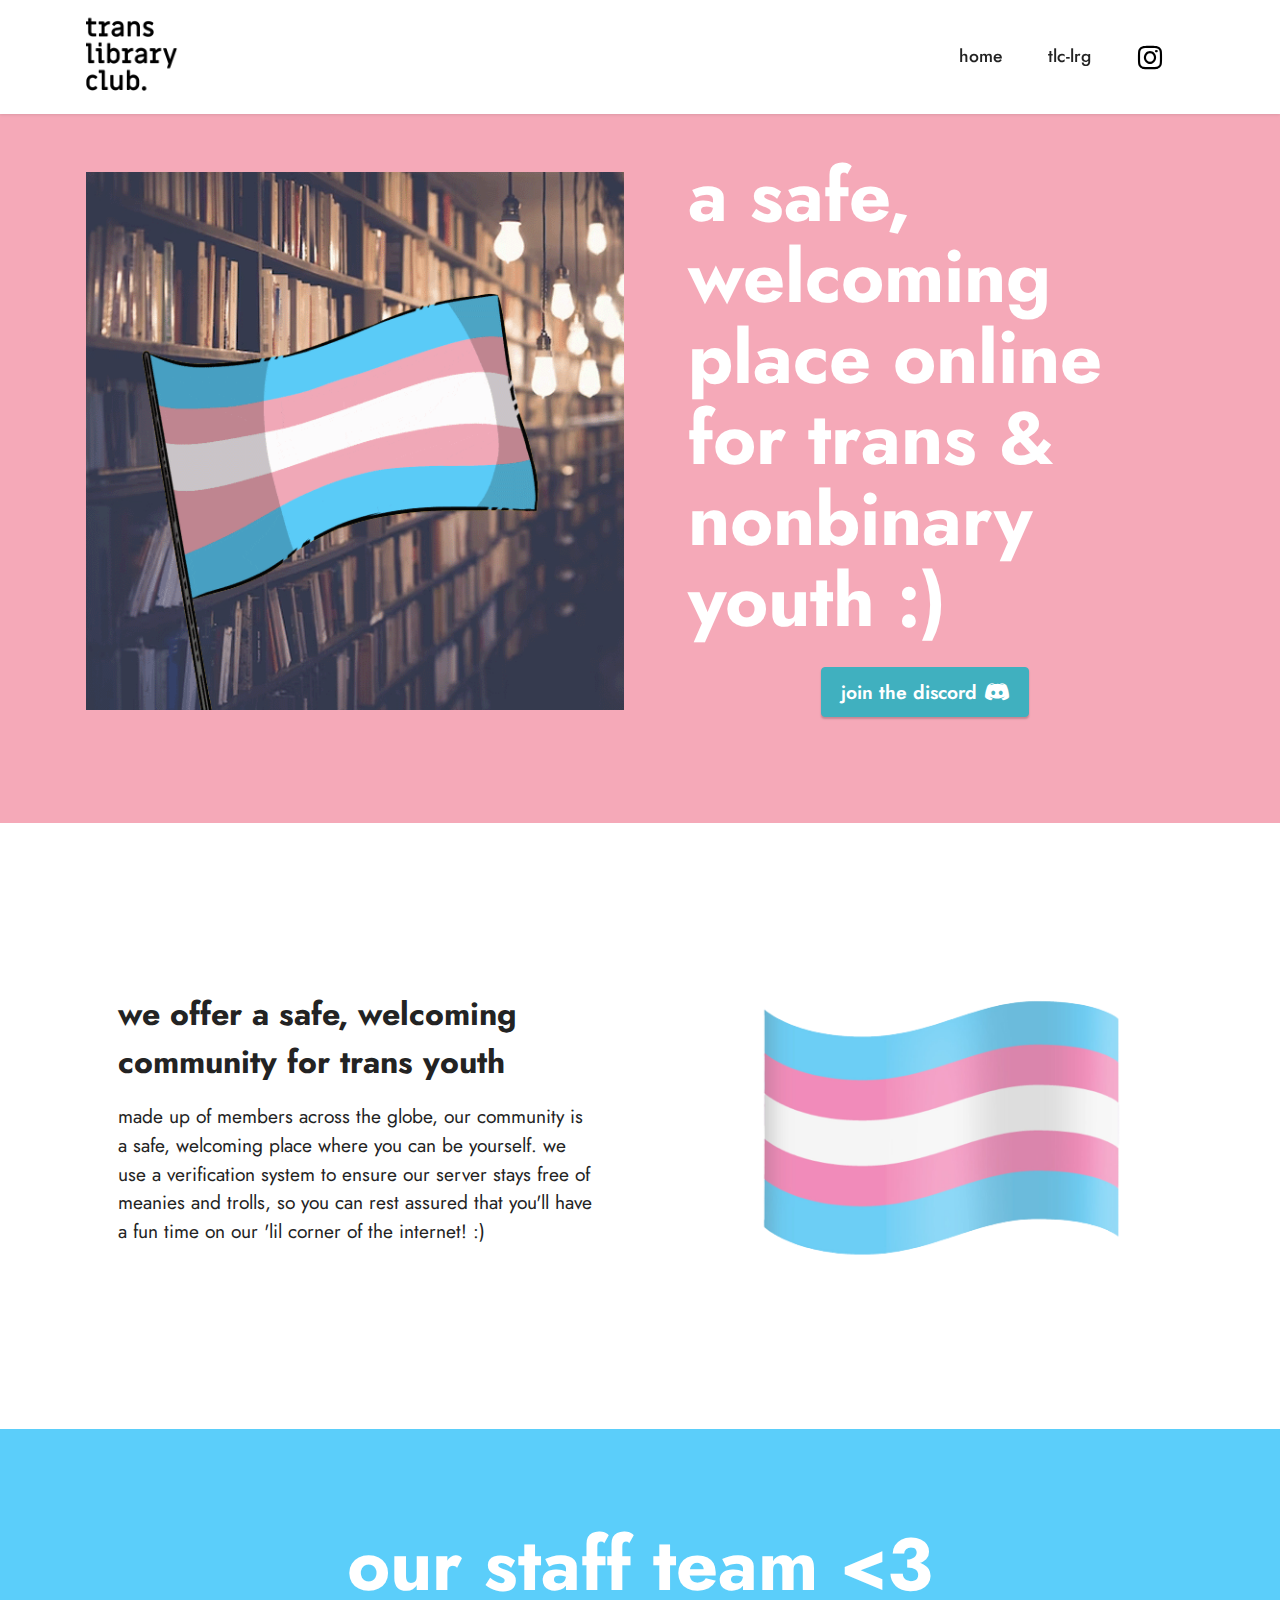
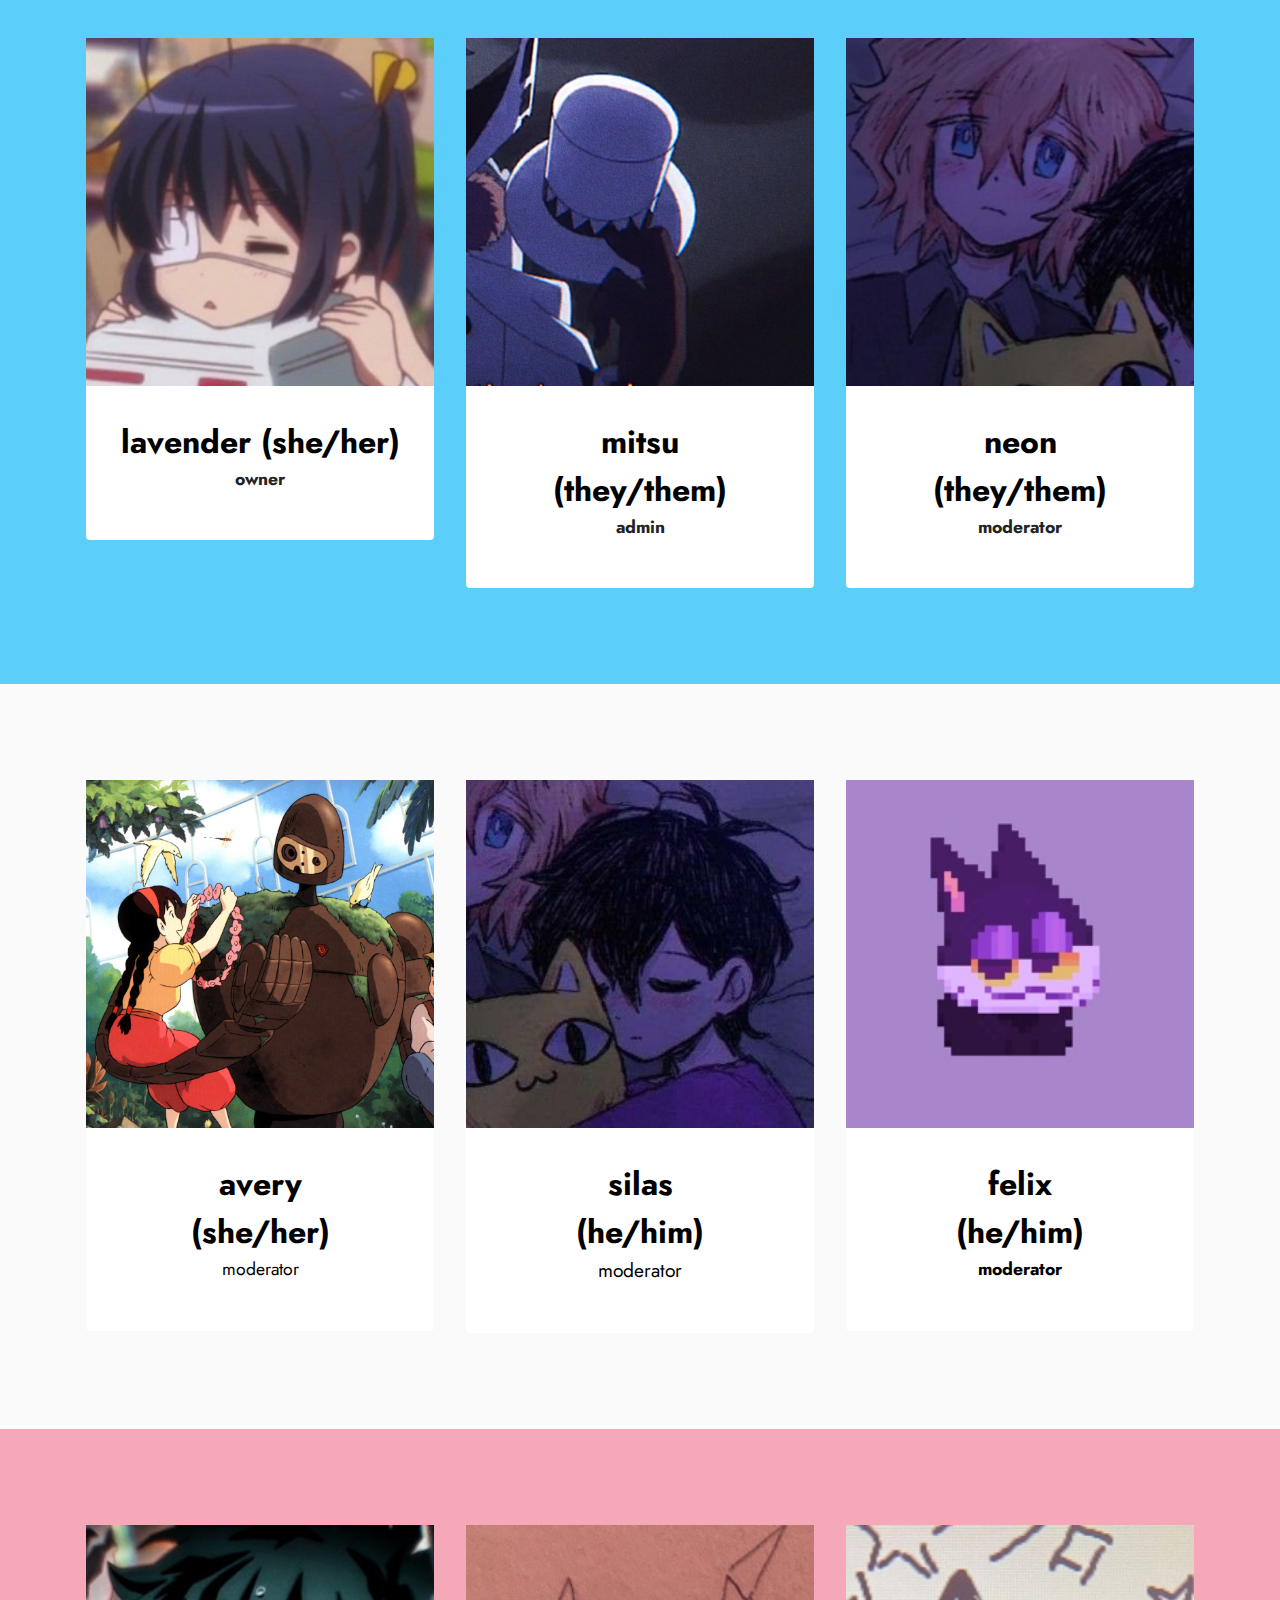
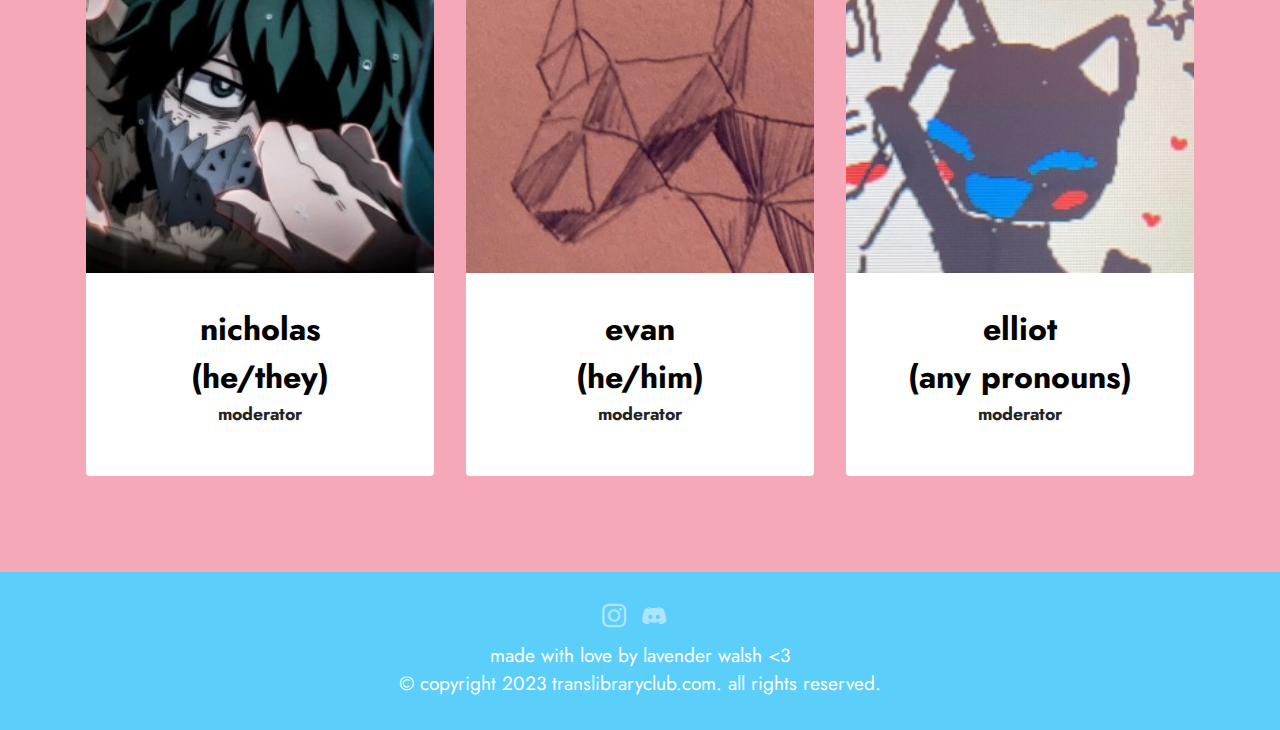
<file: index.html>
<!DOCTYPE html>
<html  >
<head>
  
  <meta charset="UTF-8">
  <meta http-equiv="X-UA-Compatible" content="IE=edge">
  
  <meta name="viewport" content="width=device-width, initial-scale=1, minimum-scale=1">
  <link rel="shortcut icon" href="assets/images/tlclogomaybe-1.gif" type="image/x-icon">
  <meta name="description" content="">
  
  
  <title>home</title>
  <link rel="stylesheet" href="assets/bootstrap/css/bootstrap.min.css">
  <link rel="stylesheet" href="assets/bootstrap/css/bootstrap-grid.min.css">
  <link rel="stylesheet" href="assets/bootstrap/css/bootstrap-reboot.min.css">
  <link rel="stylesheet" href="assets/dropdown/css/style.css">
  <link rel="stylesheet" href="assets/socicon/css/styles.css">
  <link rel="stylesheet" href="assets/theme/css/style.css">
  <link rel="preload" href="https://fonts.googleapis.com/css?family=Jost:100,200,300,400,500,600,700,800,900,100i,200i,300i,400i,500i,600i,700i,800i,900i&display=swap" as="style" onload="this.onload=null;this.rel='stylesheet'">
  <noscript><link rel="stylesheet" href="https://fonts.googleapis.com/css?family=Jost:100,200,300,400,500,600,700,800,900,100i,200i,300i,400i,500i,600i,700i,800i,900i&display=swap"></noscript>
  <link rel="preload" as="style" href="assets/mobirise/css/mbr-additional.css"><link rel="stylesheet" href="assets/mobirise/css/mbr-additional.css" type="text/css">

  
  
  
</head>
<body>
  
  <section data-bs-version="5.1" class="menu menu3 cid-tAHu1ggwTf" once="menu" id="menu3-0">
    
    <nav class="navbar navbar-dropdown navbar-fixed-top navbar-expand-lg">
        <div class="container">
            <div class="navbar-brand">
                <span class="navbar-logo">
                    <a href="http://translibraryclub.com">
                        <img src="assets/images/tlcmono-1.png" alt="tlc website" style="height: 5.8rem;">
                    </a>
                </span>
                
            </div>
            <button class="navbar-toggler" type="button" data-toggle="collapse" data-bs-toggle="collapse" data-target="#navbarSupportedContent" data-bs-target="#navbarSupportedContent" aria-controls="navbarNavAltMarkup" aria-expanded="false" aria-label="Toggle navigation">
                <div class="hamburger">
                    <span></span>
                    <span></span>
                    <span></span>
                    <span></span>
                </div>
            </button>
            <div class="collapse navbar-collapse" id="navbarSupportedContent">
                <ul class="navbar-nav nav-dropdown nav-right" data-app-modern-menu="true"><li class="nav-item"><a class="nav-link link text-black text-primary display-4" href="https://translibraryclub.com" aria-expanded="false">home<br></a>
                    </li><li class="nav-item"><a class="nav-link link text-black text-primary display-4" href="tlclrg.html">tlc-lrg</a></li></ul>
                <div class="icons-menu">
                    <a class="iconfont-wrapper" href="https://www.instagram.com/translibraryclub/" target="_blank">
                        <span class="p-2 mbr-iconfont socicon-instagram socicon"></span>
                    </a>
                    
                    
                    
                </div>
                
            </div>
        </div>
    </nav>
</section>

<section data-bs-version="5.1" class="header11 cid-tAHvoAjqdM" id="header11-4">

    

    
    

    <div class="container">
        <div class="row justify-content-center">
            <div class="col-12 col-md-6 image-wrapper">
                <img class="w-100" src="assets/images/tlclogomaybe.gif" alt="tlc server icon (trans flag waving over bookcase)">
            </div>
            <div class="col-12 col-md">
                <div class="text-wrapper text-center">
                    <h1 class="mbr-section-title mbr-fonts-style mb-3 display-1"><strong>a safe, welcoming place online for trans &amp; nonbinary youth :)</strong></h1>
                    
                    <div class="mbr-section-btn mt-3"><a class="btn btn-success display-7" href="http://dsc.gg/translibraryclub" target="_blank"><span class="socicon socicon-discord mbr-iconfont mbr-iconfont-btn"></span>join the discord</a></div>
                </div>
            </div>
        </div>
    </div>
</section>

<section data-bs-version="5.1" class="image2 cid-tAHxiKXvxh" id="image2-6">
    

    
    

    <div class="container">
        <div class="row align-items-center">
            <div class="col-12 col-lg-6">
                <div class="image-wrapper">
                    <img src="assets/images/image-removebg-preview-23.png" alt="Mobirise Website Builder">
                    
                </div>
            </div>
            <div class="col-12 col-lg">
                <div class="text-wrapper">
                    <h3 class="mbr-section-title mbr-fonts-style mb-3 display-5"><strong>we offer a safe, welcoming community for trans youth</strong></h3>
                    <p class="mbr-text mbr-fonts-style display-7">made up of members across the globe, our community is a safe, welcoming place where you can be yourself. we use a verification system to ensure our server stays free of meanies and trolls, so you can rest assured that you'll have a fun time on our 'lil corner of the internet! :)</p>
                </div>
            </div>
        </div>
    </div>
</section>

<section data-bs-version="5.1" class="team1 cid-tANa6QMe6f" id="team1-7">
    

    
    
    <div class="container">
        <div class="row justify-content-center">
            <div class="col-12">
                <h3 class="mbr-section-title mbr-fonts-style align-center mb-4 display-1"><strong>our staff team &lt;3</strong></h3>
                
            </div>
            <div class="col-sm-6 col-lg-4">
                <div class="card-wrap">
                    <div class="image-wrap">
                        <img src="assets/images/lavrikke.png" alt="Mobirise Website Builder">
                    </div>
                    <div class="content-wrap">
                        <h5 class="mbr-section-title card-title mbr-fonts-style align-center m-0 display-5">
                            <strong>lavender (she/her)</strong></h5>
                        <h6 class="mbr-role mbr-fonts-style align-center mb-3 display-4"><strong>owner</strong></h6>
                        
                        
                        
                    </div>
                </div>
            </div>

            <div class="col-sm-6 col-lg-4">
                <div class="card-wrap">
                    <div class="image-wrap">
                        <img src="assets/images/mitsupfp.png" alt="Mobirise Website Builder">
                    </div>
                    <div class="content-wrap">
                        <h5 class="mbr-section-title card-title mbr-fonts-style align-center m-0 display-5">
                            <strong>mitsu</strong><br><strong>(they/them)</strong></h5>
                        <h6 class="mbr-role mbr-fonts-style align-center mb-3 display-4">
                            <strong>admin</strong></h6>
                        
                        
                        
                    </div>
                </div>
            </div>

            <div class="col-sm-6 col-lg-4">
                <div class="card-wrap">
                    <div class="image-wrap">
                        <img src="assets/images/neonpfp.png" alt="Mobirise Website Builder">
                    </div>
                    <div class="content-wrap">
                        <h5 class="mbr-section-title card-title mbr-fonts-style align-center m-0 display-5">
                            <strong>neon</strong><br><strong>(they/them)</strong></h5>
                        <h6 class="mbr-role mbr-fonts-style align-center mb-3 display-4">
                            <strong>moderator</strong></h6>
                        
                        
                        
                    </div>
                </div>
            </div>

            
        </div>
    </div>
</section>

<section data-bs-version="5.1" class="team1 cid-tANaEJ6IEa" id="team1-a">
    

    
    
    <div class="container">
        <div class="row justify-content-center">
            
            <div class="col-sm-6 col-lg-4">
                <div class="card-wrap">
                    <div class="image-wrap">
                        <img src="assets/images/averypfp.png" alt="Mobirise Website Builder">
                    </div>
                    <div class="content-wrap">
                        <h5 class="mbr-section-title card-title mbr-fonts-style align-center m-0 display-5">
                            <strong>avery</strong><br><strong>(she/her)</strong></h5>
                        <h6 class="mbr-role mbr-fonts-style align-center mb-3 display-4">moderator</h6>
                        
                        
                        
                    </div>
                </div>
            </div>

            <div class="col-sm-6 col-lg-4">
                <div class="card-wrap">
                    <div class="image-wrap">
                        <img src="assets/images/siladpfp.png" alt="Mobirise Website Builder">
                    </div>
                    <div class="content-wrap">
                        <h5 class="mbr-section-title card-title mbr-fonts-style align-center m-0 display-5">
                            <strong>silas</strong><br><strong>(he/him)</strong><strong><br></strong></h5>
                        <h6 class="mbr-role mbr-fonts-style align-center mb-3 display-7">moderator</h6>
                        
                        
                        
                    </div>
                </div>
            </div>

            <div class="col-sm-6 col-lg-4">
                <div class="card-wrap">
                    <div class="image-wrap">
                        <img src="assets/images/felixavatar.png" alt="Mobirise Website Builder">
                    </div>
                    <div class="content-wrap">
                        <h5 class="mbr-section-title card-title mbr-fonts-style align-center m-0 display-5">
                            <strong>felix</strong><br><strong>(he/him)</strong></h5>
                        <h6 class="mbr-role mbr-fonts-style align-center mb-3 display-4">
                            <strong>moderator</strong></h6>
                        
                        
                        
                    </div>
                </div>
            </div>

            
        </div>
    </div>
</section>

<section data-bs-version="5.1" class="team1 cid-tB3b2KzHF3" id="team1-b">
    

    
    
    <div class="container">
        <div class="row justify-content-center">
            
            <div class="col-sm-6 col-lg-4">
                <div class="card-wrap">
                    <div class="image-wrap">
                        <img src="assets/images/nicholas.png" alt="Mobirise Website Builder">
                    </div>
                    <div class="content-wrap">
                        <h5 class="mbr-section-title card-title mbr-fonts-style align-center m-0 display-5">
                            <strong>nicholas</strong><br><strong>(he/they)</strong></h5>
                        <h6 class="mbr-role mbr-fonts-style align-center mb-3 display-4"><strong>moderator</strong></h6>
                        
                        
                        
                    </div>
                </div>
            </div>

            <div class="col-sm-6 col-lg-4">
                <div class="card-wrap">
                    <div class="image-wrap">
                        <img src="assets/images/evamava.png" alt="Mobirise Website Builder">
                    </div>
                    <div class="content-wrap">
                        <h5 class="mbr-section-title card-title mbr-fonts-style align-center m-0 display-5">
                            <strong>evan</strong><br><strong>(he/him)</strong></h5>
                        <h6 class="mbr-role mbr-fonts-style align-center mb-3 display-4">
                            <strong>moderator</strong></h6>
                        
                        
                        
                    </div>
                </div>
            </div>

            <div class="col-sm-6 col-lg-4">
                <div class="card-wrap">
                    <div class="image-wrap">
                        <img src="assets/images/elliotpfp.png" alt="Mobirise Website Builder">
                    </div>
                    <div class="content-wrap">
                        <h5 class="mbr-section-title card-title mbr-fonts-style align-center m-0 display-5">
                            <strong>elliot</strong><br><strong>(any pronouns)</strong></h5>
                        <h6 class="mbr-role mbr-fonts-style align-center mb-3 display-4">
                            <strong>moderator</strong></h6>
                        
                        
                        
                    </div>
                </div>
            </div>

            
        </div>
    </div>
</section>

<section data-bs-version="5.1" class="footer3 cid-tB9iy5eGR0" once="footers" id="footer3-c">

    

    

    <div class="container">
        <div class="media-container-row align-center mbr-white">
            
            <div class="row social-row">
                <div class="social-list align-right pb-2">
                    
                    
                    
                    
                    
                    
                <div class="soc-item">
                        <a href="https://www.instagram.com/translibraryclub/" target="_blank">
                            <span class="mbr-iconfont mbr-iconfont-social socicon-instagram socicon"></span>
                        </a>
                    </div><div class="soc-item">
                        <a href="https://dsc.gg/translibraryclub" target="_blank">
                            <span class="mbr-iconfont mbr-iconfont-social socicon-discord socicon"></span>
                        </a>
                    </div></div>
            </div>
            <div class="row row-copirayt">
                <p class="mbr-text mb-0 mbr-fonts-style mbr-white align-center display-7">
                    made with love by lavender walsh &lt;3<br>© copyright 2023 translibraryclub.com. all rights reserved.<br></p>
            </div>
        </div>
    </div>
</section><section><a href="https://mobiri.se"></a><a href="https://mobiri.se"></a></section><script src="assets/bootstrap/js/bootstrap.bundle.min.js"></script>  <script src="assets/smoothscroll/smooth-scroll.js"></script>  <script src="assets/ytplayer/index.js"></script>  <script src="assets/dropdown/js/navbar-dropdown.js"></script>  <script src="assets/theme/js/script.js"></script>  
  
  
</body>
</html>
</file>
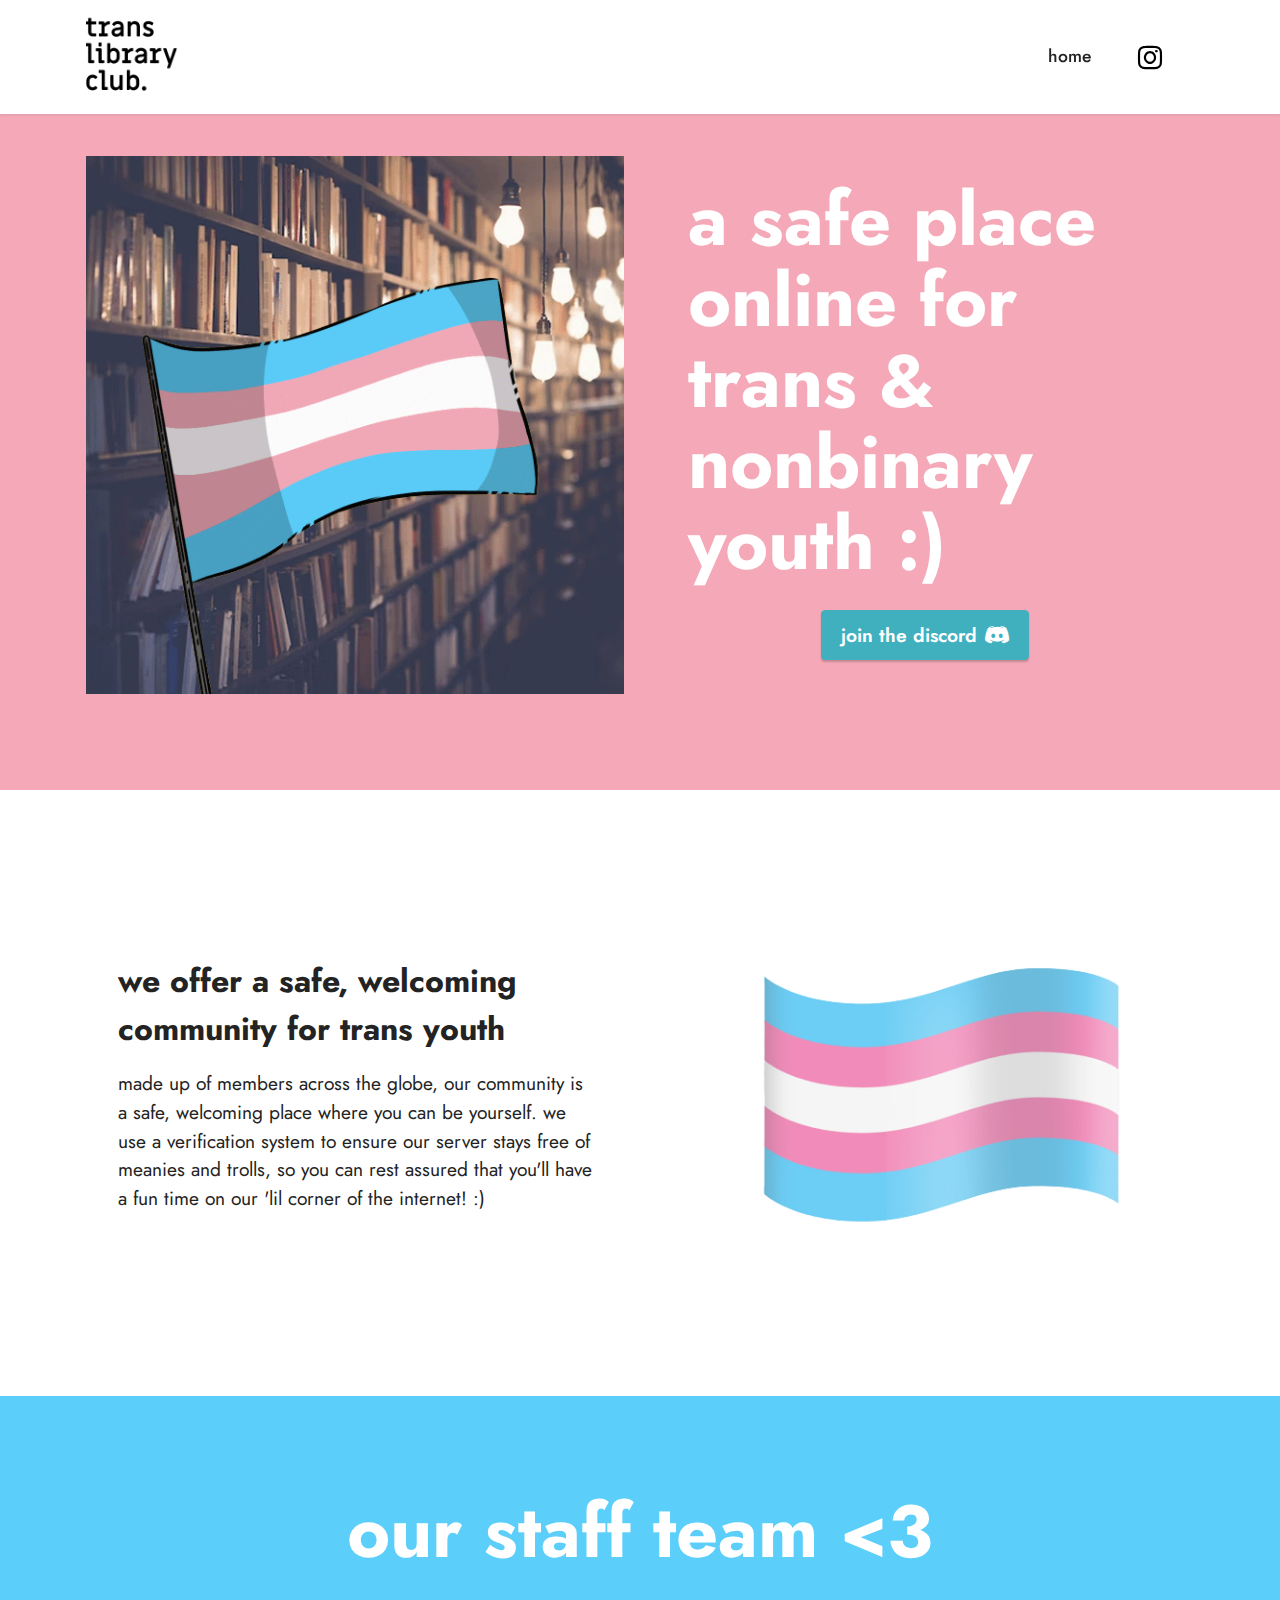
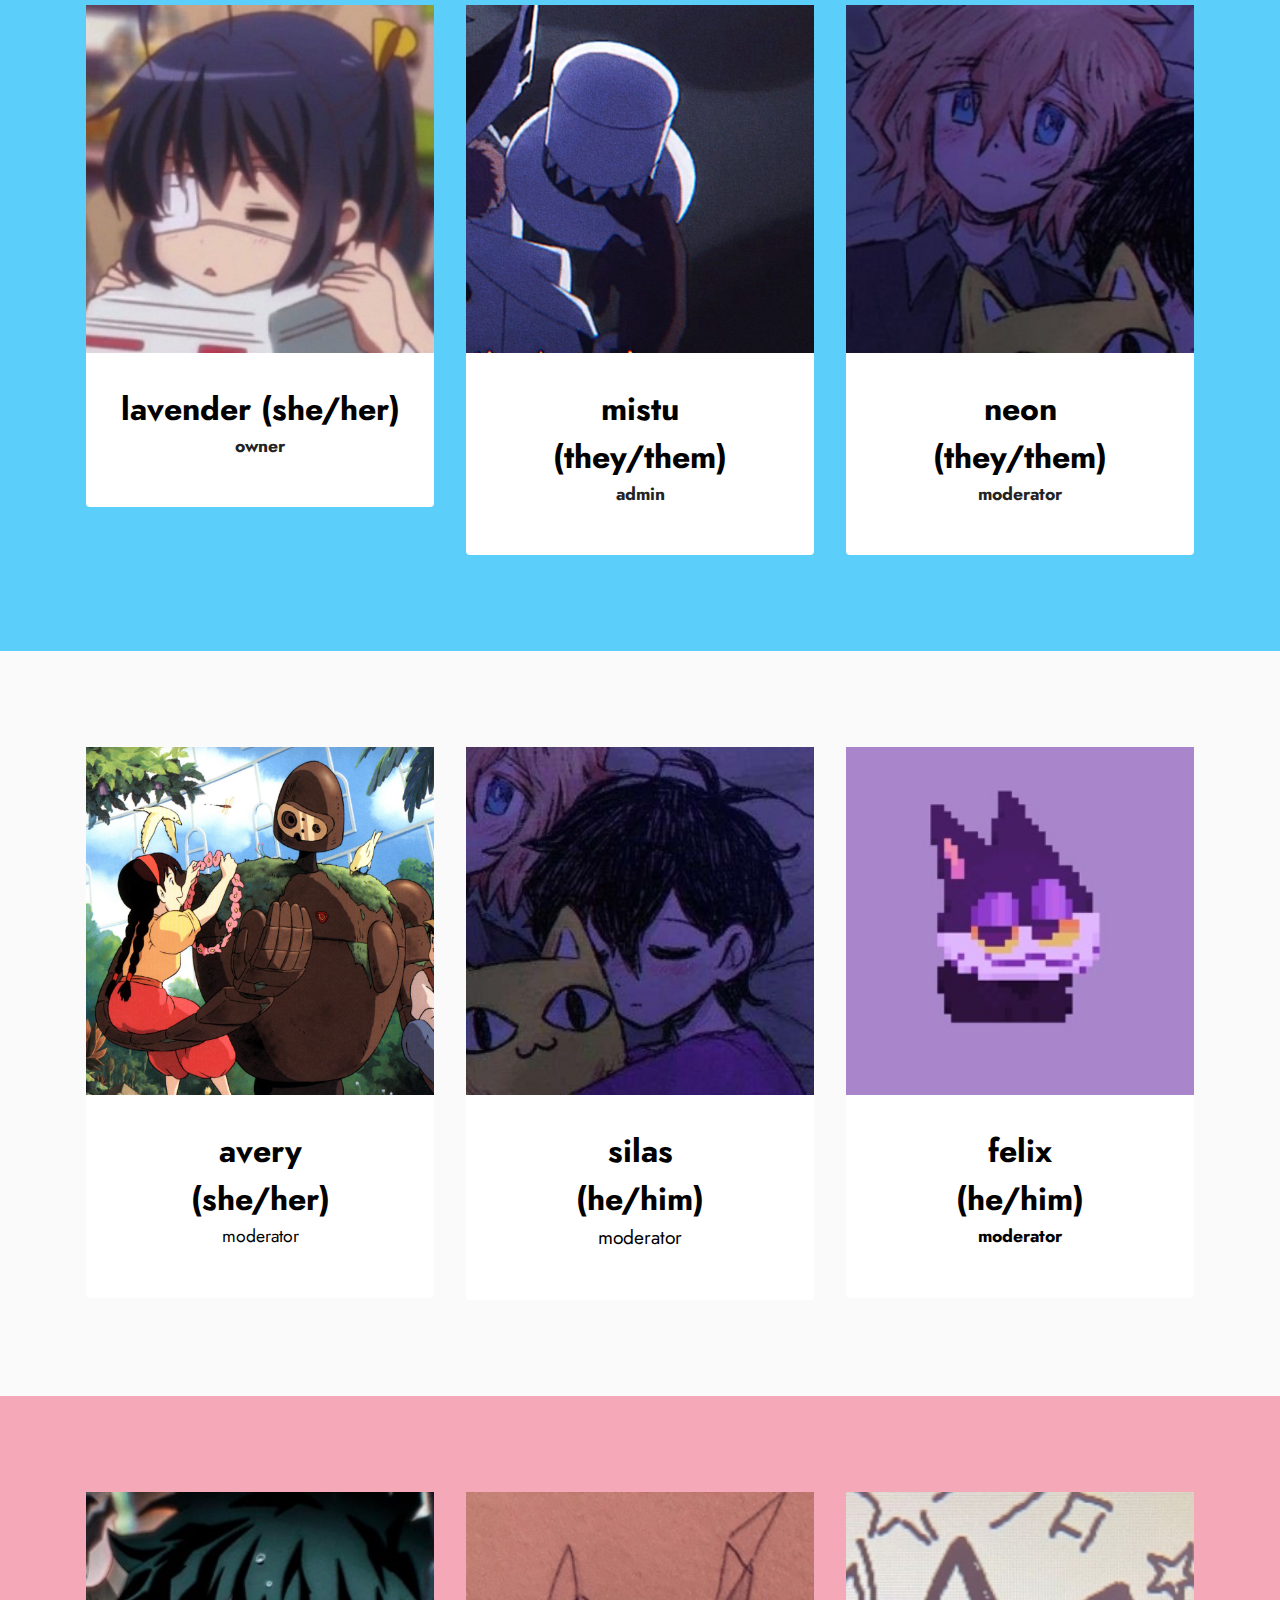
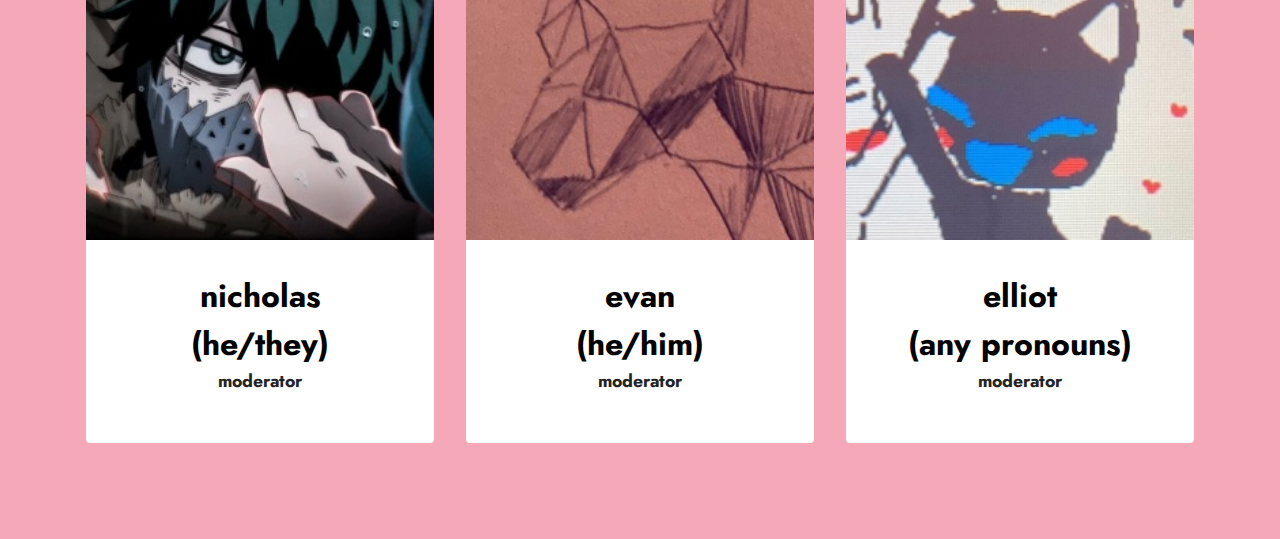
<file: tlcweb/index.html>
<!DOCTYPE html>
<html  >
<head>
  
  <meta charset="UTF-8">
  <meta http-equiv="X-UA-Compatible" content="IE=edge">
  
  <meta name="viewport" content="width=device-width, initial-scale=1, minimum-scale=1">
  <link rel="shortcut icon" href="assets/images/tlclogomaybe-1.gif" type="image/x-icon">
  <meta name="description" content="">
  
  
  <title>home</title>
  <link rel="stylesheet" href="assets/bootstrap/css/bootstrap.min.css">
  <link rel="stylesheet" href="assets/bootstrap/css/bootstrap-grid.min.css">
  <link rel="stylesheet" href="assets/bootstrap/css/bootstrap-reboot.min.css">
  <link rel="stylesheet" href="assets/dropdown/css/style.css">
  <link rel="stylesheet" href="assets/socicon/css/styles.css">
  <link rel="stylesheet" href="assets/theme/css/style.css">
  <link rel="preload" href="https://fonts.googleapis.com/css?family=Jost:100,200,300,400,500,600,700,800,900,100i,200i,300i,400i,500i,600i,700i,800i,900i&display=swap" as="style" onload="this.onload=null;this.rel='stylesheet'">
  <noscript><link rel="stylesheet" href="https://fonts.googleapis.com/css?family=Jost:100,200,300,400,500,600,700,800,900,100i,200i,300i,400i,500i,600i,700i,800i,900i&display=swap"></noscript>
  <link rel="preload" as="style" href="assets/mobirise/css/mbr-additional.css"><link rel="stylesheet" href="assets/mobirise/css/mbr-additional.css" type="text/css">

  
  
  
</head>
<body>
  
  <section data-bs-version="5.1" class="menu menu3 cid-tAHu1ggwTf" once="menu" id="menu3-0">
    
    <nav class="navbar navbar-dropdown navbar-fixed-top navbar-expand-lg">
        <div class="container">
            <div class="navbar-brand">
                <span class="navbar-logo">
                    <a href="https://mobiri.se">
                        <img src="assets/images/tlcmono-1.png" alt="Mobirise Website Builder" style="height: 5.8rem;">
                    </a>
                </span>
                
            </div>
            <button class="navbar-toggler" type="button" data-toggle="collapse" data-bs-toggle="collapse" data-target="#navbarSupportedContent" data-bs-target="#navbarSupportedContent" aria-controls="navbarNavAltMarkup" aria-expanded="false" aria-label="Toggle navigation">
                <div class="hamburger">
                    <span></span>
                    <span></span>
                    <span></span>
                    <span></span>
                </div>
            </button>
            <div class="collapse navbar-collapse" id="navbarSupportedContent">
                <ul class="navbar-nav nav-dropdown nav-right" data-app-modern-menu="true"><li class="nav-item"><a class="nav-link link text-black display-4" href="https://mobiri.se" aria-expanded="false">home<br></a>
                    </li></ul>
                <div class="icons-menu">
                    <a class="iconfont-wrapper" href="https://www.instagram.com/translibraryclub/" target="_blank">
                        <span class="p-2 mbr-iconfont socicon-instagram socicon"></span>
                    </a>
                    
                    
                    
                </div>
                
            </div>
        </div>
    </nav>
</section>

<section data-bs-version="5.1" class="header11 cid-tAHvoAjqdM" id="header11-4">

    

    
    

    <div class="container">
        <div class="row justify-content-center">
            <div class="col-12 col-md-6 image-wrapper">
                <img class="w-100" src="assets/images/tlclogomaybe.gif" alt="tlc server icon (trans flag waving over bookcase)">
            </div>
            <div class="col-12 col-md">
                <div class="text-wrapper text-center">
                    <h1 class="mbr-section-title mbr-fonts-style mb-3 display-1"><strong>a safe place online for trans &amp; nonbinary youth :)</strong></h1>
                    
                    <div class="mbr-section-btn mt-3"><a class="btn btn-success display-7" href="http://dsc.gg/translibraryclub" target="_blank"><span class="socicon socicon-discord mbr-iconfont mbr-iconfont-btn"></span>join the discord</a></div>
                </div>
            </div>
        </div>
    </div>
</section>

<section data-bs-version="5.1" class="image2 cid-tAHxiKXvxh" id="image2-6">
    

    
    

    <div class="container">
        <div class="row align-items-center">
            <div class="col-12 col-lg-6">
                <div class="image-wrapper">
                    <img src="assets/images/image-removebg-preview-23.png" alt="Mobirise Website Builder">
                    
                </div>
            </div>
            <div class="col-12 col-lg">
                <div class="text-wrapper">
                    <h3 class="mbr-section-title mbr-fonts-style mb-3 display-5"><strong>we offer a safe, welcoming community for trans youth</strong></h3>
                    <p class="mbr-text mbr-fonts-style display-7">made up of members across the globe, our community is a safe, welcoming place where you can be yourself. we use a verification system to ensure our server stays free of meanies and trolls, so you can rest assured that you'll have a fun time on our 'lil corner of the internet! :)</p>
                </div>
            </div>
        </div>
    </div>
</section>

<section data-bs-version="5.1" class="team1 cid-tANa6QMe6f" id="team1-7">
    

    
    
    <div class="container">
        <div class="row justify-content-center">
            <div class="col-12">
                <h3 class="mbr-section-title mbr-fonts-style align-center mb-4 display-1"><strong>our staff team &lt;3</strong></h3>
                
            </div>
            <div class="col-sm-6 col-lg-4">
                <div class="card-wrap">
                    <div class="image-wrap">
                        <img src="assets/images/lavrikke.png" alt="Mobirise Website Builder">
                    </div>
                    <div class="content-wrap">
                        <h5 class="mbr-section-title card-title mbr-fonts-style align-center m-0 display-5">
                            <strong>lavender (she/her)</strong></h5>
                        <h6 class="mbr-role mbr-fonts-style align-center mb-3 display-4"><strong>owner</strong></h6>
                        
                        
                        
                    </div>
                </div>
            </div>

            <div class="col-sm-6 col-lg-4">
                <div class="card-wrap">
                    <div class="image-wrap">
                        <img src="assets/images/mitsupfp.png" alt="Mobirise Website Builder">
                    </div>
                    <div class="content-wrap">
                        <h5 class="mbr-section-title card-title mbr-fonts-style align-center m-0 display-5">
                            <strong>mistu</strong><br><strong>(they/them)</strong></h5>
                        <h6 class="mbr-role mbr-fonts-style align-center mb-3 display-4">
                            <strong>admin</strong></h6>
                        
                        
                        
                    </div>
                </div>
            </div>

            <div class="col-sm-6 col-lg-4">
                <div class="card-wrap">
                    <div class="image-wrap">
                        <img src="assets/images/neonpfp.png" alt="Mobirise Website Builder">
                    </div>
                    <div class="content-wrap">
                        <h5 class="mbr-section-title card-title mbr-fonts-style align-center m-0 display-5">
                            <strong>neon</strong><br><strong>(they/them)</strong></h5>
                        <h6 class="mbr-role mbr-fonts-style align-center mb-3 display-4">
                            <strong>moderator</strong></h6>
                        
                        
                        
                    </div>
                </div>
            </div>

            
        </div>
    </div>
</section>

<section data-bs-version="5.1" class="team1 cid-tANaEJ6IEa" id="team1-a">
    

    
    
    <div class="container">
        <div class="row justify-content-center">
            
            <div class="col-sm-6 col-lg-4">
                <div class="card-wrap">
                    <div class="image-wrap">
                        <img src="assets/images/averypfp.png" alt="Mobirise Website Builder">
                    </div>
                    <div class="content-wrap">
                        <h5 class="mbr-section-title card-title mbr-fonts-style align-center m-0 display-5">
                            <strong>avery</strong><br><strong>(she/her)</strong></h5>
                        <h6 class="mbr-role mbr-fonts-style align-center mb-3 display-4">moderator</h6>
                        
                        
                        
                    </div>
                </div>
            </div>

            <div class="col-sm-6 col-lg-4">
                <div class="card-wrap">
                    <div class="image-wrap">
                        <img src="assets/images/siladpfp.png" alt="Mobirise Website Builder">
                    </div>
                    <div class="content-wrap">
                        <h5 class="mbr-section-title card-title mbr-fonts-style align-center m-0 display-5">
                            <strong>silas</strong><br><strong>(he/him)</strong><strong><br></strong></h5>
                        <h6 class="mbr-role mbr-fonts-style align-center mb-3 display-7">moderator</h6>
                        
                        
                        
                    </div>
                </div>
            </div>

            <div class="col-sm-6 col-lg-4">
                <div class="card-wrap">
                    <div class="image-wrap">
                        <img src="assets/images/felixavatar.png" alt="Mobirise Website Builder">
                    </div>
                    <div class="content-wrap">
                        <h5 class="mbr-section-title card-title mbr-fonts-style align-center m-0 display-5">
                            <strong>felix</strong><br><strong>(he/him)</strong></h5>
                        <h6 class="mbr-role mbr-fonts-style align-center mb-3 display-4">
                            <strong>moderator</strong></h6>
                        
                        
                        
                    </div>
                </div>
            </div>

            
        </div>
    </div>
</section>

<section data-bs-version="5.1" class="team1 cid-tB3b2KzHF3" id="team1-b">
    

    
    
    <div class="container">
        <div class="row justify-content-center">
            
            <div class="col-sm-6 col-lg-4">
                <div class="card-wrap">
                    <div class="image-wrap">
                        <img src="assets/images/nicholas.png" alt="Mobirise Website Builder">
                    </div>
                    <div class="content-wrap">
                        <h5 class="mbr-section-title card-title mbr-fonts-style align-center m-0 display-5">
                            <strong>nicholas</strong><br><strong>(he/they)</strong></h5>
                        <h6 class="mbr-role mbr-fonts-style align-center mb-3 display-4"><strong>moderator</strong></h6>
                        
                        
                        
                    </div>
                </div>
            </div>

            <div class="col-sm-6 col-lg-4">
                <div class="card-wrap">
                    <div class="image-wrap">
                        <img src="assets/images/evamava.png" alt="Mobirise Website Builder">
                    </div>
                    <div class="content-wrap">
                        <h5 class="mbr-section-title card-title mbr-fonts-style align-center m-0 display-5">
                            <strong>evan</strong><br><strong>(he/him)</strong></h5>
                        <h6 class="mbr-role mbr-fonts-style align-center mb-3 display-4">
                            <strong>moderator</strong></h6>
                        
                        
                        
                    </div>
                </div>
            </div>

            <div class="col-sm-6 col-lg-4">
                <div class="card-wrap">
                    <div class="image-wrap">
                        <img src="assets/images/elliotpfp.png" alt="Mobirise Website Builder">
                    </div>
                    <div class="content-wrap">
                        <h5 class="mbr-section-title card-title mbr-fonts-style align-center m-0 display-5">
                            <strong>elliot</strong><br><strong>(any pronouns)</strong></h5>
                        <h6 class="mbr-role mbr-fonts-style align-center mb-3 display-4">
                            <strong>moderator</strong></h6>
                        
                        
                        
                    </div>
                </div>
            </div>

            
        </div>
    </div>
</section><section><a href="https://mobiri.se"></a><a href="https://mobiri.se"></a></section><script src="assets/bootstrap/js/bootstrap.bundle.min.js"></script>  <script src="assets/smoothscroll/smooth-scroll.js"></script>  <script src="assets/ytplayer/index.js"></script>  <script src="assets/dropdown/js/navbar-dropdown.js"></script>  <script src="assets/theme/js/script.js"></script>  
  
  
</body>
</html>
</file>
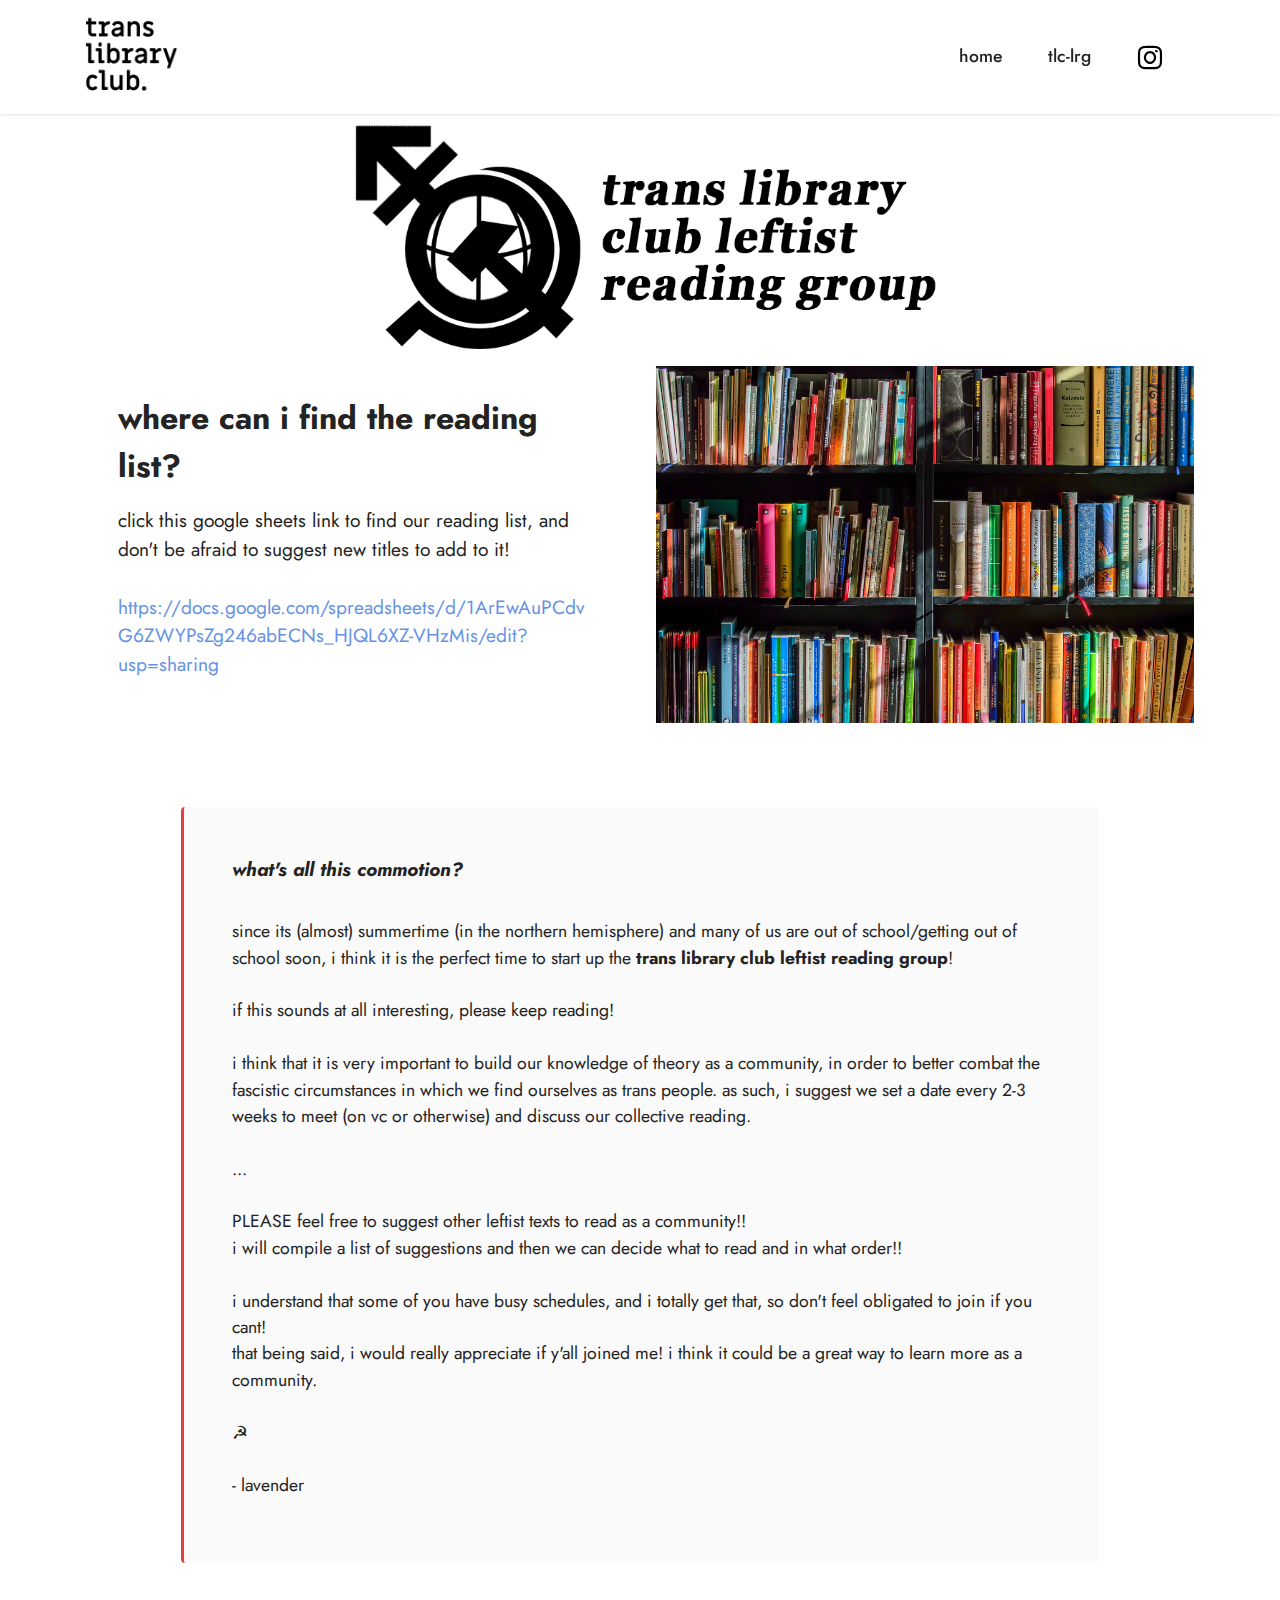
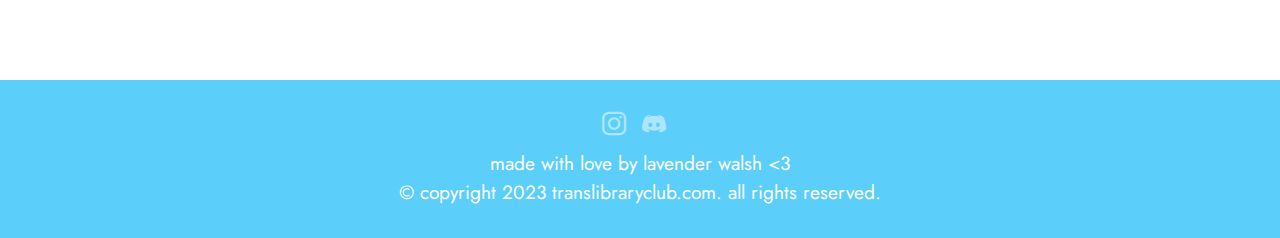
<file: tlclrg.html>
<!DOCTYPE html>
<html  >
<head>
  
  <meta charset="UTF-8">
  <meta http-equiv="X-UA-Compatible" content="IE=edge">
  
  <meta name="viewport" content="width=device-width, initial-scale=1, minimum-scale=1">
  <link rel="shortcut icon" href="assets/images/tlclogomaybe-1.gif" type="image/x-icon">
  <meta name="description" content="trans library club leftist reading group">
  
  
  <title>tlc-lrg</title>
  <link rel="stylesheet" href="assets/bootstrap/css/bootstrap.min.css">
  <link rel="stylesheet" href="assets/bootstrap/css/bootstrap-grid.min.css">
  <link rel="stylesheet" href="assets/bootstrap/css/bootstrap-reboot.min.css">
  <link rel="stylesheet" href="assets/dropdown/css/style.css">
  <link rel="stylesheet" href="assets/socicon/css/styles.css">
  <link rel="stylesheet" href="assets/theme/css/style.css">
  <link rel="preload" href="https://fonts.googleapis.com/css?family=Jost:100,200,300,400,500,600,700,800,900,100i,200i,300i,400i,500i,600i,700i,800i,900i&display=swap" as="style" onload="this.onload=null;this.rel='stylesheet'">
  <noscript><link rel="stylesheet" href="https://fonts.googleapis.com/css?family=Jost:100,200,300,400,500,600,700,800,900,100i,200i,300i,400i,500i,600i,700i,800i,900i&display=swap"></noscript>
  <link rel="preload" as="style" href="assets/mobirise/css/mbr-additional.css"><link rel="stylesheet" href="assets/mobirise/css/mbr-additional.css" type="text/css">

  
  
  
</head>
<body>
  
  <section data-bs-version="5.1" class="menu menu3 cid-tAHu1ggwTf" once="menu" id="menu3-d">
    
    <nav class="navbar navbar-dropdown navbar-fixed-top navbar-expand-lg">
        <div class="container">
            <div class="navbar-brand">
                <span class="navbar-logo">
                    <a href="http://translibraryclub.com">
                        <img src="assets/images/tlcmono-1.png" alt="tlc website" style="height: 5.8rem;">
                    </a>
                </span>
                
            </div>
            <button class="navbar-toggler" type="button" data-toggle="collapse" data-bs-toggle="collapse" data-target="#navbarSupportedContent" data-bs-target="#navbarSupportedContent" aria-controls="navbarNavAltMarkup" aria-expanded="false" aria-label="Toggle navigation">
                <div class="hamburger">
                    <span></span>
                    <span></span>
                    <span></span>
                    <span></span>
                </div>
            </button>
            <div class="collapse navbar-collapse" id="navbarSupportedContent">
                <ul class="navbar-nav nav-dropdown nav-right" data-app-modern-menu="true"><li class="nav-item"><a class="nav-link link text-black text-primary display-4" href="https://translibraryclub.com" aria-expanded="false">home<br></a>
                    </li><li class="nav-item"><a class="nav-link link text-black text-primary display-4" href="tlclrg.html">tlc-lrg</a></li></ul>
                <div class="icons-menu">
                    <a class="iconfont-wrapper" href="https://www.instagram.com/translibraryclub/" target="_blank">
                        <span class="p-2 mbr-iconfont socicon-instagram socicon"></span>
                    </a>
                    
                    
                    
                </div>
                
            </div>
        </div>
    </nav>
</section>

<section data-bs-version="5.1" class="image3 cid-tFXeldjnU1" id="image3-f">
    

    
    

    <div class="container">
        <div class="row justify-content-center">
            <div class="col-12 col-lg-7">
                <div class="image-wrapper">
                    <a href="tlclrg.html"><img src="assets/images/realfrrealthistimetllrglogo.png" alt="tlc-lrg logo"></a>
                    
                </div>
            </div>
        </div>
    </div>
</section>

<section data-bs-version="5.1" class="image2 cid-tFXfZmWsZz" id="image2-i">
    

    
    

    <div class="container">
        <div class="row align-items-center">
            <div class="col-12 col-lg-6">
                <div class="image-wrapper">
                    <img src="assets/images/mbr-1.jpg" alt="bookshelf image">
                    
                </div>
            </div>
            <div class="col-12 col-lg">
                <div class="text-wrapper">
                    <h3 class="mbr-section-title mbr-fonts-style mb-3 display-5"><strong>where can i find the reading list?</strong></h3>
                    <p class="mbr-text mbr-fonts-style display-7">click this google sheets link to find our reading list, and don't be afraid to suggest new titles to add to it!<br><br><a href="https://docs.google.com/spreadsheets/d/1ArEwAuPCdvG6ZWYPsZg246abECNs_HJQL6XZ-VHzMis/edit?usp=sharing" class="text-primary" target="_blank">https://docs.google.com/spreadsheets/d/1ArEwAuPCdvG6ZWYPsZg246abECNs_HJQL6XZ-VHzMis/edit?usp=sharing</a><br></p>
                </div>
            </div>
        </div>
    </div>
</section>

<section data-bs-version="5.1" class="content7 cid-tFXeqOk5e3" id="content7-g">
    
    <div class="container">
        <div class="row justify-content-center">
            <div class="col-12 col-md-10">
                <blockquote>
                <h5 class="mbr-section-title mbr-fonts-style mb-2 display-7"><strong><em>what's all this commotion?</em></strong></h5>
                <p class="mbr-text mbr-fonts-style display-4"><br>since its (almost) summertime (in the northern hemisphere) and many of us are out of school/getting out of school soon, i think it is the perfect time to start up the <strong>trans library club leftist reading group</strong>!<br>
<br>if this sounds at all interesting, please keep reading!
<br>
<br>i think that it is very important to build our knowledge of theory as a community, in order to better combat the fascistic circumstances in which we find ourselves as trans people. as such, i suggest we set a date every 2-3 weeks to meet (on vc or otherwise) and discuss our collective reading.<br><br>...<br>
<br>PLEASE feel free to suggest other leftist texts to read as a community!!
<br>i will compile a list of suggestions and then we can decide what to read and in what order!!
<br>
<br>i understand that some of you have busy schedules, and i totally get that, so don't feel obligated to join if you cant!
<br>that being said, i would really appreciate if y'all joined me! i think it could be a great way to learn more as a community.
<br>
<br>☭<br><br>- lavender</p></blockquote>
            </div>
        </div>
    </div>
</section>

<section data-bs-version="5.1" class="footer3 cid-tB9iy5eGR0" once="footers" id="footer3-e">

    

    

    <div class="container">
        <div class="media-container-row align-center mbr-white">
            
            <div class="row social-row">
                <div class="social-list align-right pb-2">
                    
                    
                    
                    
                    
                    
                <div class="soc-item">
                        <a href="https://www.instagram.com/translibraryclub/" target="_blank">
                            <span class="mbr-iconfont mbr-iconfont-social socicon-instagram socicon"></span>
                        </a>
                    </div><div class="soc-item">
                        <a href="https://dsc.gg/translibraryclub" target="_blank">
                            <span class="mbr-iconfont mbr-iconfont-social socicon-discord socicon"></span>
                        </a>
                    </div></div>
            </div>
            <div class="row row-copirayt">
                <p class="mbr-text mb-0 mbr-fonts-style mbr-white align-center display-7">
                    made with love by lavender walsh &lt;3<br>© copyright 2023 translibraryclub.com. all rights reserved.<br></p>
            </div>
        </div>
    </div>
</section><section><a href="https://mobiri.se"></a><a href="https://mobiri.se"></a></section><script src="assets/bootstrap/js/bootstrap.bundle.min.js"></script>  <script src="assets/smoothscroll/smooth-scroll.js"></script>  <script src="assets/ytplayer/index.js"></script>  <script src="assets/dropdown/js/navbar-dropdown.js"></script>  <script src="assets/theme/js/script.js"></script>  
  
  
</body>
</html>
</file>
<file: assets/dropdown/css/style.css>
.navbar-dropdown {
  left: 0;
  padding: 0;
  position: absolute;
  right: 0;
  top: 0;
  transition: all 0.45s ease;
  z-index: 1030;
  background: #282828; }
  .navbar-dropdown .navbar-logo {
    margin-right: 0.8rem;
    transition: margin 0.3s ease-in-out;
    vertical-align: middle; }
    .navbar-dropdown .navbar-logo img {
      height: 3.125rem;
      transition: all 0.3s ease-in-out; }
    .navbar-dropdown .navbar-logo.mbr-iconfont {
      font-size: 3.125rem;
      line-height: 3.125rem; }
  .navbar-dropdown .navbar-caption {
    font-weight: 700;
    white-space: normal;
    vertical-align: -4px;
    line-height: 3.125rem !important; }
    .navbar-dropdown .navbar-caption, .navbar-dropdown .navbar-caption:hover {
      color: inherit;
      text-decoration: none; }
  .navbar-dropdown .mbr-iconfont + .navbar-caption {
    vertical-align: -1px; }
  .navbar-dropdown.navbar-fixed-top {
    position: fixed; }
  .navbar-dropdown .navbar-brand span {
    vertical-align: -4px; }
  .navbar-dropdown.bg-color.transparent {
    background: none; }
  .navbar-dropdown.navbar-short .navbar-brand {
    padding: 0.625rem 0; }
    .navbar-dropdown.navbar-short .navbar-brand span {
      vertical-align: -1px; }
  .navbar-dropdown.navbar-short .navbar-caption {
    line-height: 2.375rem !important;
    vertical-align: -2px; }
  .navbar-dropdown.navbar-short .navbar-logo {
    margin-right: 0.5rem; }
    .navbar-dropdown.navbar-short .navbar-logo img {
      height: 2.375rem; }
    .navbar-dropdown.navbar-short .navbar-logo.mbr-iconfont {
      font-size: 2.375rem;
      line-height: 2.375rem; }
  .navbar-dropdown.navbar-short .mbr-table-cell {
    height: 3.625rem; }
  .navbar-dropdown .navbar-close {
    left: 0.6875rem;
    position: fixed;
    top: 0.75rem;
    z-index: 1000; }
  .navbar-dropdown .hamburger-icon {
    content: "";
    display: inline-block;
    vertical-align: middle;
    width: 16px;
    -webkit-box-shadow: 0 -6px 0 1px #282828,0 0 0 1px #282828,0 6px 0 1px #282828;
    -moz-box-shadow: 0 -6px 0 1px #282828,0 0 0 1px #282828,0 6px 0 1px #282828;
    box-shadow: 0 -6px 0 1px #282828,0 0 0 1px #282828,0 6px 0 1px #282828; }

.dropdown-menu .dropdown-toggle[data-toggle="dropdown-submenu"]::after {
  border-bottom: 0.35em solid transparent;
  border-left: 0.35em solid;
  border-right: 0;
  border-top: 0.35em solid transparent;
  margin-left: 0.3rem; }

.dropdown-menu .dropdown-item:focus {
  outline: 0; }

.nav-dropdown {
  font-size: 0.75rem;
  font-weight: 500;
  height: auto !important; }
  .nav-dropdown .nav-btn {
    padding-left: 1rem; }
  .nav-dropdown .link {
    margin: .667em 1.667em;
    font-weight: 500;
    padding: 0;
    transition: color .2s ease-in-out; }
    .nav-dropdown .link.dropdown-toggle {
      margin-right: 2.583em; }
      .nav-dropdown .link.dropdown-toggle::after {
        margin-left: .25rem;
        border-top: 0.35em solid;
        border-right: 0.35em solid transparent;
        border-left: 0.35em solid transparent;
        border-bottom: 0; }
      .nav-dropdown .link.dropdown-toggle[aria-expanded="true"] {
        margin: 0;
        padding: 0.667em 3.263em  0.667em 1.667em; }
  .nav-dropdown .link::after,
  .nav-dropdown .dropdown-item::after {
    color: inherit; }
  .nav-dropdown .btn {
    font-size: 0.75rem;
    font-weight: 700;
    letter-spacing: 0;
    margin-bottom: 0;
    padding-left: 1.25rem;
    padding-right: 1.25rem; }
  .nav-dropdown .dropdown-menu {
    border-radius: 0;
    border: 0;
    left: 0;
    margin: 0;
    padding-bottom: 1.25rem;
    padding-top: 1.25rem;
    position: relative; }
  .nav-dropdown .dropdown-submenu {
    margin-left: 0.125rem;
    top: 0; }
  .nav-dropdown .dropdown-item {
    font-weight: 500;
    line-height: 2;
    padding: 0.3846em 4.615em 0.3846em 1.5385em;
    position: relative;
    transition: color .2s ease-in-out, background-color .2s ease-in-out; }
    .nav-dropdown .dropdown-item::after {
      margin-top: -0.3077em;
      position: absolute;
      right: 1.1538em;
      top: 50%; }
    .nav-dropdown .dropdown-item:focus, .nav-dropdown .dropdown-item:hover {
      background: none; }

@media (max-width: 767px) {
  .nav-dropdown.navbar-toggleable-sm {
    bottom: 0;
    display: none;
    left: 0;
    overflow-x: hidden;
    position: fixed;
    top: 0;
    transform: translateX(-100%);
    -ms-transform: translateX(-100%);
    -webkit-transform: translateX(-100%);
    width: 18.75rem;
    z-index: 999; } }
.nav-dropdown.navbar-toggleable-xl {
  bottom: 0;
  display: none;
  left: 0;
  overflow-x: hidden;
  position: fixed;
  top: 0;
  transform: translateX(-100%);
  -ms-transform: translateX(-100%);
  -webkit-transform: translateX(-100%);
  width: 18.75rem;
  z-index: 999; }

.nav-dropdown-sm {
  display: block !important;
  overflow-x: hidden;
  overflow: auto;
  padding-top: 3.875rem; }
  .nav-dropdown-sm::after {
    content: "";
    display: block;
    height: 3rem;
    width: 100%; }
  .nav-dropdown-sm.collapse.in ~ .navbar-close {
    display: block !important; }
  .nav-dropdown-sm.collapsing, .nav-dropdown-sm.collapse.in {
    transform: translateX(0);
    -ms-transform: translateX(0);
    -webkit-transform: translateX(0);
    transition: all 0.25s ease-out;
    -webkit-transition: all 0.25s ease-out;
    background: #282828; }
  .nav-dropdown-sm.collapsing[aria-expanded="false"] {
    transform: translateX(-100%);
    -ms-transform: translateX(-100%);
    -webkit-transform: translateX(-100%); }
  .nav-dropdown-sm .nav-item {
    display: block;
    margin-left: 0 !important;
    padding-left: 0; }
  .nav-dropdown-sm .link,
  .nav-dropdown-sm .dropdown-item {
    border-top: 1px dotted rgba(255, 255, 255, 0.1);
    font-size: 0.8125rem;
    line-height: 1.6;
    margin: 0 !important;
    padding: 0.875rem 2.4rem 0.875rem 1.5625rem !important;
    position: relative;
    white-space: normal; }
    .nav-dropdown-sm .link:focus, .nav-dropdown-sm .link:hover,
    .nav-dropdown-sm .dropdown-item:focus,
    .nav-dropdown-sm .dropdown-item:hover {
      background: rgba(0, 0, 0, 0.2) !important;
      color: #c0a375; }
  .nav-dropdown-sm .nav-btn {
    position: relative;
    padding: 1.5625rem 1.5625rem 0 1.5625rem; }
    .nav-dropdown-sm .nav-btn::before {
      border-top: 1px dotted rgba(255, 255, 255, 0.1);
      content: "";
      left: 0;
      position: absolute;
      top: 0;
      width: 100%; }
    .nav-dropdown-sm .nav-btn + .nav-btn {
      padding-top: 0.625rem; }
      .nav-dropdown-sm .nav-btn + .nav-btn::before {
        display: none; }
  .nav-dropdown-sm .btn {
    padding: 0.625rem 0; }
  .nav-dropdown-sm .dropdown-toggle[data-toggle="dropdown-submenu"]::after {
    margin-left: .25rem;
    border-top: 0.35em solid;
    border-right: 0.35em solid transparent;
    border-left: 0.35em solid transparent;
    border-bottom: 0; }
  .nav-dropdown-sm .dropdown-toggle[data-toggle="dropdown-submenu"][aria-expanded="true"]::after {
    border-top: 0;
    border-right: 0.35em solid transparent;
    border-left: 0.35em solid transparent;
    border-bottom: 0.35em solid; }
  .nav-dropdown-sm .dropdown-menu {
    margin: 0;
    padding: 0;
    position: relative;
    top: 0;
    left: 0;
    width: 100%;
    border: 0;
    float: none;
    border-radius: 0;
    background: none; }
  .nav-dropdown-sm .dropdown-submenu {
    left: 100%;
    margin-left: 0.125rem;
    margin-top: -1.25rem;
    top: 0; }

.navbar-toggleable-sm .nav-dropdown .dropdown-menu {
  position: absolute; }

.navbar-toggleable-sm .nav-dropdown .dropdown-submenu {
  left: 100%;
  margin-left: 0.125rem;
  margin-top: -1.25rem;
  top: 0; }

.navbar-toggleable-sm.opened .nav-dropdown .dropdown-menu {
  position: relative; }

.navbar-toggleable-sm.opened .nav-dropdown .dropdown-submenu {
  left: 0;
  margin-left: 00rem;
  margin-top: 0rem;
  top: 0; }

.is-builder .nav-dropdown.collapsing {
  transition: none !important; }
</file>
<file: assets/socicon/css/styles.css>
@charset "UTF-8";

@font-face {
  font-family: 'Socicon';
  src:  url('../fonts/socicon.eot');
  src:  url('../fonts/socicon.eot?#iefix') format('embedded-opentype'),
    url('../fonts/socicon.woff2') format('woff2'),
    url('../fonts/socicon.ttf') format('truetype'),
    url('../fonts/socicon.woff') format('woff'),
    url('../fonts/socicon.svg#socicon') format('svg');
  font-weight: normal;
  font-style: normal;
  font-display: swap;
}

[data-icon]:before {
  font-family: "socicon" !important;
  content: attr(data-icon);
  font-style: normal !important;
  font-weight: normal !important;
  font-variant: normal !important;
  text-transform: none !important;
  speak: none;
  line-height: 1;
  -webkit-font-smoothing: antialiased;
  -moz-osx-font-smoothing: grayscale;
}

[class^="socicon-"], [class*=" socicon-"] {
  /* use !important to prevent issues with browser extensions that change fonts */
  font-family: 'Socicon' !important;
  speak: none;
  font-style: normal;
  font-weight: normal;
  font-variant: normal;
  text-transform: none;
  line-height: 1;

  /* Better Font Rendering =========== */
  -webkit-font-smoothing: antialiased;
  -moz-osx-font-smoothing: grayscale;
}

.socicon-eitaa:before {
  content: "\e97c";
}
.socicon-soroush:before {
  content: "\e97d";
}
.socicon-bale:before {
  content: "\e97e";
}
.socicon-zazzle:before {
  content: "\e97b";
}
.socicon-society6:before {
  content: "\e97a";
}
.socicon-redbubble:before {
  content: "\e979";
}
.socicon-avvo:before {
  content: "\e978";
}
.socicon-stitcher:before {
  content: "\e977";
}
.socicon-googlehangouts:before {
  content: "\e974";
}
.socicon-dlive:before {
  content: "\e975";
}
.socicon-vsco:before {
  content: "\e976";
}
.socicon-flipboard:before {
  content: "\e973";
}
.socicon-ubuntu:before {
  content: "\e958";
}
.socicon-artstation:before {
  content: "\e959";
}
.socicon-invision:before {
  content: "\e95a";
}
.socicon-torial:before {
  content: "\e95b";
}
.socicon-collectorz:before {
  content: "\e95c";
}
.socicon-seenthis:before {
  content: "\e95d";
}
.socicon-googleplaymusic:before {
  content: "\e95e";
}
.socicon-debian:before {
  content: "\e95f";
}
.socicon-filmfreeway:before {
  content: "\e960";
}
.socicon-gnome:before {
  content: "\e961";
}
.socicon-itchio:before {
  content: "\e962";
}
.socicon-jamendo:before {
  content: "\e963";
}
.socicon-mix:before {
  content: "\e964";
}
.socicon-sharepoint:before {
  content: "\e965";
}
.socicon-tinder:before {
  content: "\e966";
}
.socicon-windguru:before {
  content: "\e967";
}
.socicon-cdbaby:before {
  content: "\e968";
}
.socicon-elementaryos:before {
  content: "\e969";
}
.socicon-stage32:before {
  content: "\e96a";
}
.socicon-tiktok:before {
  content: "\e96b";
}
.socicon-gitter:before {
  content: "\e96c";
}
.socicon-letterboxd:before {
  content: "\e96d";
}
.socicon-threema:before {
  content: "\e96e";
}
.socicon-splice:before {
  content: "\e96f";
}
.socicon-metapop:before {
  content: "\e970";
}
.socicon-naver:before {
  content: "\e971";
}
.socicon-remote:before {
  content: "\e972";
}
.socicon-internet:before {
  content: "\e957";
}
.socicon-moddb:before {
  content: "\e94b";
}
.socicon-indiedb:before {
  content: "\e94c";
}
.socicon-traxsource:before {
  content: "\e94d";
}
.socicon-gamefor:before {
  content: "\e94e";
}
.socicon-pixiv:before {
  content: "\e94f";
}
.socicon-myanimelist:before {
  content: "\e950";
}
.socicon-blackberry:before {
  content: "\e951";
}
.socicon-wickr:before {
  content: "\e952";
}
.socicon-spip:before {
  content: "\e953";
}
.socicon-napster:before {
  content: "\e954";
}
.socicon-beatport:before {
  content: "\e955";
}
.socicon-hackerone:before {
  content: "\e956";
}
.socicon-hackernews:before {
  content: "\e946";
}
.socicon-smashwords:before {
  content: "\e947";
}
.socicon-kobo:before {
  content: "\e948";
}
.socicon-bookbub:before {
  content: "\e949";
}
.socicon-mailru:before {
  content: "\e94a";
}
.socicon-gitlab:before {
  content: "\e945";
}
.socicon-instructables:before {
  content: "\e944";
}
.socicon-portfolio:before {
  content: "\e943";
}
.socicon-codered:before {
  content: "\e940";
}
.socicon-origin:before {
  content: "\e941";
}
.socicon-nextdoor:before {
  content: "\e942";
}
.socicon-udemy:before {
  content: "\e93f";
}
.socicon-livemaster:before {
  content: "\e93e";
}
.socicon-crunchbase:before {
  content: "\e93b";
}
.socicon-homefy:before {
  content: "\e93c";
}
.socicon-calendly:before {
  content: "\e93d";
}
.socicon-realtor:before {
  content: "\e90f";
}
.socicon-tidal:before {
  content: "\e910";
}
.socicon-qobuz:before {
  content: "\e911";
}
.socicon-natgeo:before {
  content: "\e912";
}
.socicon-mastodon:before {
  content: "\e913";
}
.socicon-unsplash:before {
  content: "\e914";
}
.socicon-homeadvisor:before {
  content: "\e915";
}
.socicon-angieslist:before {
  content: "\e916";
}
.socicon-codepen:before {
  content: "\e917";
}
.socicon-slack:before {
  content: "\e918";
}
.socicon-openaigym:before {
  content: "\e919";
}
.socicon-logmein:before {
  content: "\e91a";
}
.socicon-fiverr:before {
  content: "\e91b";
}
.socicon-gotomeeting:before {
  content: "\e91c";
}
.socicon-aliexpress:before {
  content: "\e91d";
}
.socicon-guru:before {
  content: "\e91e";
}
.socicon-appstore:before {
  content: "\e91f";
}
.socicon-homes:before {
  content: "\e920";
}
.socicon-zoom:before {
  content: "\e921";
}
.socicon-alibaba:before {
  content: "\e922";
}
.socicon-craigslist:before {
  content: "\e923";
}
.socicon-wix:before {
  content: "\e924";
}
.socicon-redfin:before {
  content: "\e925";
}
.socicon-googlecalendar:before {
  content: "\e926";
}
.socicon-shopify:before {
  content: "\e927";
}
.socicon-freelancer:before {
  content: "\e928";
}
.socicon-seedrs:before {
  content: "\e929";
}
.socicon-bing:before {
  content: "\e92a";
}
.socicon-doodle:before {
  content: "\e92b";
}
.socicon-bonanza:before {
  content: "\e92c";
}
.socicon-squarespace:before {
  content: "\e92d";
}
.socicon-toptal:before {
  content: "\e92e";
}
.socicon-gust:before {
  content: "\e92f";
}
.socicon-ask:before {
  content: "\e930";
}
.socicon-trulia:before {
  content: "\e931";
}
.socicon-loomly:before {
  content: "\e932";
}
.socicon-ghost:before {
  content: "\e933";
}
.socicon-upwork:before {
  content: "\e934";
}
.socicon-fundable:before {
  content: "\e935";
}
.socicon-booking:before {
  content: "\e936";
}
.socicon-googlemaps:before {
  content: "\e937";
}
.socicon-zillow:before {
  content: "\e938";
}
.socicon-niconico:before {
  content: "\e939";
}
.socicon-toneden:before {
  content: "\e93a";
}
.socicon-augment:before {
  content: "\e908";
}
.socicon-bitbucket:before {
  content: "\e909";
}
.socicon-fyuse:before {
  content: "\e90a";
}
.socicon-yt-gaming:before {
  content: "\e90b";
}
.socicon-sketchfab:before {
  content: "\e90c";
}
.socicon-mobcrush:before {
  content: "\e90d";
}
.socicon-microsoft:before {
  content: "\e90e";
}
.socicon-pandora:before {
  content: "\e907";
}
.socicon-messenger:before {
  content: "\e906";
}
.socicon-gamewisp:before {
  content: "\e905";
}
.socicon-bloglovin:before {
  content: "\e904";
}
.socicon-tunein:before {
  content: "\e903";
}
.socicon-gamejolt:before {
  content: "\e901";
}
.socicon-trello:before {
  content: "\e902";
}
.socicon-spreadshirt:before {
  content: "\e900";
}
.socicon-500px:before {
  content: "\e000";
}
.socicon-8tracks:before {
  content: "\e001";
}
.socicon-airbnb:before {
  content: "\e002";
}
.socicon-alliance:before {
  content: "\e003";
}
.socicon-amazon:before {
  content: "\e004";
}
.socicon-amplement:before {
  content: "\e005";
}
.socicon-android:before {
  content: "\e006";
}
.socicon-angellist:before {
  content: "\e007";
}
.socicon-apple:before {
  content: "\e008";
}
.socicon-appnet:before {
  content: "\e009";
}
.socicon-baidu:before {
  content: "\e00a";
}
.socicon-bandcamp:before {
  content: "\e00b";
}
.socicon-battlenet:before {
  content: "\e00c";
}
.socicon-mixer:before {
  content: "\e00d";
}
.socicon-bebee:before {
  content: "\e00e";
}
.socicon-bebo:before {
  content: "\e00f";
}
.socicon-behance:before {
  content: "\e010";
}
.socicon-blizzard:before {
  content: "\e011";
}
.socicon-blogger:before {
  content: "\e012";
}
.socicon-buffer:before {
  content: "\e013";
}
.socicon-chrome:before {
  content: "\e014";
}
.socicon-coderwall:before {
  content: "\e015";
}
.socicon-curse:before {
  content: "\e016";
}
.socicon-dailymotion:before {
  content: "\e017";
}
.socicon-deezer:before {
  content: "\e018";
}
.socicon-delicious:before {
  content: "\e019";
}
.socicon-deviantart:before {
  content: "\e01a";
}
.socicon-diablo:before {
  content: "\e01b";
}
.socicon-digg:before {
  content: "\e01c";
}
.socicon-discord:before {
  content: "\e01d";
}
.socicon-disqus:before {
  content: "\e01e";
}
.socicon-douban:before {
  content: "\e01f";
}
.socicon-draugiem:before {
  content: "\e020";
}
.socicon-dribbble:before {
  content: "\e021";
}
.socicon-drupal:before {
  content: "\e022";
}
.socicon-ebay:before {
  content: "\e023";
}
.socicon-ello:before {
  content: "\e024";
}
.socicon-endomodo:before {
  content: "\e025";
}
.socicon-envato:before {
  content: "\e026";
}
.socicon-etsy:before {
  content: "\e027";
}
.socicon-facebook:before {
  content: "\e028";
}
.socicon-feedburner:before {
  content: "\e029";
}
.socicon-filmweb:before {
  content: "\e02a";
}
.socicon-firefox:before {
  content: "\e02b";
}
.socicon-flattr:before {
  content: "\e02c";
}
.socicon-flickr:before {
  content: "\e02d";
}
.socicon-formulr:before {
  content: "\e02e";
}
.socicon-forrst:before {
  content: "\e02f";
}
.socicon-foursquare:before {
  content: "\e030";
}
.socicon-friendfeed:before {
  content: "\e031";
}
.socicon-github:before {
  content: "\e032";
}
.socicon-goodreads:before {
  content: "\e033";
}
.socicon-google:before {
  content: "\e034";
}
.socicon-googlescholar:before {
  content: "\e035";
}
.socicon-googlegroups:before {
  content: "\e036";
}
.socicon-googlephotos:before {
  content: "\e037";
}
.socicon-googleplus:before {
  content: "\e038";
}
.socicon-grooveshark:before {
  content: "\e039";
}
.socicon-hackerrank:before {
  content: "\e03a";
}
.socicon-hearthstone:before {
  content: "\e03b";
}
.socicon-hellocoton:before {
  content: "\e03c";
}
.socicon-heroes:before {
  content: "\e03d";
}
.socicon-smashcast:before {
  content: "\e03e";
}
.socicon-horde:before {
  content: "\e03f";
}
.socicon-houzz:before {
  content: "\e040";
}
.socicon-icq:before {
  content: "\e041";
}
.socicon-identica:before {
  content: "\e042";
}
.socicon-imdb:before {
  content: "\e043";
}
.socicon-instagram:before {
  content: "\e044";
}
.socicon-issuu:before {
  content: "\e045";
}
.socicon-istock:before {
  content: "\e046";
}
.socicon-itunes:before {
  content: "\e047";
}
.socicon-keybase:before {
  content: "\e048";
}
.socicon-lanyrd:before {
  content: "\e049";
}
.socicon-lastfm:before {
  content: "\e04a";
}
.socicon-line:before {
  content: "\e04b";
}
.socicon-linkedin:before {
  content: "\e04c";
}
.socicon-livejournal:before {
  content: "\e04d";
}
.socicon-lyft:before {
  content: "\e04e";
}
.socicon-macos:before {
  content: "\e04f";
}
.socicon-mail:before {
  content: "\e050";
}
.socicon-medium:before {
  content: "\e051";
}
.socicon-meetup:before {
  content: "\e052";
}
.socicon-mixcloud:before {
  content: "\e053";
}
.socicon-modelmayhem:before {
  content: "\e054";
}
.socicon-mumble:before {
  content: "\e055";
}
.socicon-myspace:before {
  content: "\e056";
}
.socicon-newsvine:before {
  content: "\e057";
}
.socicon-nintendo:before {
  content: "\e058";
}
.socicon-npm:before {
  content: "\e059";
}
.socicon-odnoklassniki:before {
  content: "\e05a";
}
.socicon-openid:before {
  content: "\e05b";
}
.socicon-opera:before {
  content: "\e05c";
}
.socicon-outlook:before {
  content: "\e05d";
}
.socicon-overwatch:before {
  content: "\e05e";
}
.socicon-patreon:before {
  content: "\e05f";
}
.socicon-paypal:before {
  content: "\e060";
}
.socicon-periscope:before {
  content: "\e061";
}
.socicon-persona:before {
  content: "\e062";
}
.socicon-pinterest:before {
  content: "\e063";
}
.socicon-play:before {
  content: "\e064";
}
.socicon-player:before {
  content: "\e065";
}
.socicon-playstation:before {
  content: "\e066";
}
.socicon-pocket:before {
  content: "\e067";
}
.socicon-qq:before {
  content: "\e068";
}
.socicon-quora:before {
  content: "\e069";
}
.socicon-raidcall:before {
  content: "\e06a";
}
.socicon-ravelry:before {
  content: "\e06b";
}
.socicon-reddit:before {
  content: "\e06c";
}
.socicon-renren:before {
  content: "\e06d";
}
.socicon-researchgate:before {
  content: "\e06e";
}
.socicon-residentadvisor:before {
  content: "\e06f";
}
.socicon-reverbnation:before {
  content: "\e070";
}
.socicon-rss:before {
  content: "\e071";
}
.socicon-sharethis:before {
  content: "\e072";
}
.socicon-skype:before {
  content: "\e073";
}
.socicon-slideshare:before {
  content: "\e074";
}
.socicon-smugmug:before {
  content: "\e075";
}
.socicon-snapchat:before {
  content: "\e076";
}
.socicon-songkick:before {
  content: "\e077";
}
.socicon-soundcloud:before {
  content: "\e078";
}
.socicon-spotify:before {
  content: "\e079";
}
.socicon-stackexchange:before {
  content: "\e07a";
}
.socicon-stackoverflow:before {
  content: "\e07b";
}
.socicon-starcraft:before {
  content: "\e07c";
}
.socicon-stayfriends:before {
  content: "\e07d";
}
.socicon-steam:before {
  content: "\e07e";
}
.socicon-storehouse:before {
  content: "\e07f";
}
.socicon-strava:before {
  content: "\e080";
}
.socicon-streamjar:before {
  content: "\e081";
}
.socicon-stumbleupon:before {
  content: "\e082";
}
.socicon-swarm:before {
  content: "\e083";
}
.socicon-teamspeak:before {
  content: "\e084";
}
.socicon-teamviewer:before {
  content: "\e085";
}
.socicon-technorati:before {
  content: "\e086";
}
.socicon-telegram:before {
  content: "\e087";
}
.socicon-tripadvisor:before {
  content: "\e088";
}
.socicon-tripit:before {
  content: "\e089";
}
.socicon-triplej:before {
  content: "\e08a";
}
.socicon-tumblr:before {
  content: "\e08b";
}
.socicon-twitch:before {
  content: "\e08c";
}
.socicon-twitter:before {
  content: "\e08d";
}
.socicon-uber:before {
  content: "\e08e";
}
.socicon-ventrilo:before {
  content: "\e08f";
}
.socicon-viadeo:before {
  content: "\e090";
}
.socicon-viber:before {
  content: "\e091";
}
.socicon-viewbug:before {
  content: "\e092";
}
.socicon-vimeo:before {
  content: "\e093";
}
.socicon-vine:before {
  content: "\e094";
}
.socicon-vkontakte:before {
  content: "\e095";
}
.socicon-warcraft:before {
  content: "\e096";
}
.socicon-wechat:before {
  content: "\e097";
}
.socicon-weibo:before {
  content: "\e098";
}
.socicon-whatsapp:before {
  content: "\e099";
}
.socicon-wikipedia:before {
  content: "\e09a";
}
.socicon-windows:before {
  content: "\e09b";
}
.socicon-wordpress:before {
  content: "\e09c";
}
.socicon-wykop:before {
  content: "\e09d";
}
.socicon-xbox:before {
  content: "\e09e";
}
.socicon-xing:before {
  content: "\e09f";
}
.socicon-yahoo:before {
  content: "\e0a0";
}
.socicon-yammer:before {
  content: "\e0a1";
}
.socicon-yandex:before {
  content: "\e0a2";
}
.socicon-yelp:before {
  content: "\e0a3";
}
.socicon-younow:before {
  content: "\e0a4";
}
.socicon-youtube:before {
  content: "\e0a5";
}
.socicon-zapier:before {
  content: "\e0a6";
}
.socicon-zerply:before {
  content: "\e0a7";
}
.socicon-zomato:before {
  content: "\e0a8";
}
.socicon-zynga:before {
  content: "\e0a9";
}
</file>
<file: assets/theme/css/style.css>
@charset "UTF-8";
section {
  background-color: #ffffff;
}

body {
  font-style: normal;
  line-height: 1.5;
  font-weight: 400;
  color: #232323;
  position: relative;
}

button {
  background-color: transparent;
  border-color: transparent;
}

section,
.container,
.container-fluid {
  position: relative;
  word-wrap: break-word;
}

a.mbr-iconfont:hover {
  text-decoration: none;
}

.article .lead p,
.article .lead ul,
.article .lead ol,
.article .lead pre,
.article .lead blockquote {
  margin-bottom: 0;
}

a {
  font-style: normal;
  font-weight: 400;
  cursor: pointer;
}
a, a:hover {
  text-decoration: none;
}

.mbr-section-title {
  font-style: normal;
  line-height: 1.3;
}

.mbr-section-subtitle {
  line-height: 1.3;
}

.mbr-text {
  font-style: normal;
  line-height: 1.7;
}

h1,
h2,
h3,
h4,
h5,
h6,
.display-1,
.display-2,
.display-4,
.display-5,
.display-7,
span,
p,
a {
  line-height: 1;
  word-break: break-word;
  word-wrap: break-word;
  font-weight: 400;
}

b,
strong {
  font-weight: bold;
}

input:-webkit-autofill, input:-webkit-autofill:hover, input:-webkit-autofill:focus, input:-webkit-autofill:active {
  transition-delay: 9999s;
  -webkit-transition-property: background-color, color;
  transition-property: background-color, color;
}

textarea[type=hidden] {
  display: none;
}

section {
  background-position: 50% 50%;
  background-repeat: no-repeat;
  background-size: cover;
}
section .mbr-background-video,
section .mbr-background-video-preview {
  position: absolute;
  bottom: 0;
  left: 0;
  right: 0;
  top: 0;
}

.hidden {
  visibility: hidden;
}

.mbr-z-index20 {
  z-index: 20;
}

/*! Base colors */
.mbr-white {
  color: #ffffff;
}

.mbr-black {
  color: #111111;
}

.mbr-bg-white {
  background-color: #ffffff;
}

.mbr-bg-black {
  background-color: #000000;
}

/*! Text-aligns */
.align-left {
  text-align: left;
}

.align-center {
  text-align: center;
}

.align-right {
  text-align: right;
}

/*! Font-weight  */
.mbr-light {
  font-weight: 300;
}

.mbr-regular {
  font-weight: 400;
}

.mbr-semibold {
  font-weight: 500;
}

.mbr-bold {
  font-weight: 700;
}

/*! Media  */
.media-content {
  flex-basis: 100%;
}

.media-container-row {
  display: flex;
  flex-direction: row;
  flex-wrap: wrap;
  justify-content: center;
  align-content: center;
  align-items: start;
}
.media-container-row .media-size-item {
  width: 400px;
}

.media-container-column {
  display: flex;
  flex-direction: column;
  flex-wrap: wrap;
  justify-content: center;
  align-content: center;
  align-items: stretch;
}
.media-container-column > * {
  width: 100%;
}

@media (min-width: 992px) {
  .media-container-row {
    flex-wrap: nowrap;
  }
}
figure {
  margin-bottom: 0;
  overflow: hidden;
}

figure[mbr-media-size] {
  transition: width 0.1s;
}

img,
iframe {
  display: block;
  width: 100%;
}

.card {
  background-color: transparent;
  border: none;
}

.card-box {
  width: 100%;
}

.card-img {
  text-align: center;
  flex-shrink: 0;
  -webkit-flex-shrink: 0;
}

.media {
  max-width: 100%;
  margin: 0 auto;
}

.mbr-figure {
  align-self: center;
}

.media-container > div {
  max-width: 100%;
}

.mbr-figure img,
.card-img img {
  width: 100%;
}

@media (max-width: 991px) {
  .media-size-item {
    width: auto !important;
  }

  .media {
    width: auto;
  }

  .mbr-figure {
    width: 100% !important;
  }
}
/*! Buttons */
.mbr-section-btn {
  margin-left: -0.6rem;
  margin-right: -0.6rem;
  font-size: 0;
}

.btn {
  font-weight: 600;
  border-width: 1px;
  font-style: normal;
  margin: 0.6rem 0.6rem;
  white-space: normal;
  transition: all 0.2s ease-in-out;
  display: inline-flex;
  align-items: center;
  justify-content: center;
  word-break: break-word;
}

.btn-sm {
  font-weight: 600;
  letter-spacing: 0px;
  transition: all 0.3s ease-in-out;
}

.btn-md {
  font-weight: 600;
  letter-spacing: 0px;
  transition: all 0.3s ease-in-out;
}

.btn-lg {
  font-weight: 600;
  letter-spacing: 0px;
  transition: all 0.3s ease-in-out;
}

.btn-form {
  margin: 0;
}
.btn-form:hover {
  cursor: pointer;
}

nav .mbr-section-btn {
  margin-left: 0rem;
  margin-right: 0rem;
}

/*! Btn icon margin */
.btn .mbr-iconfont,
.btn.btn-sm .mbr-iconfont {
  order: 1;
  cursor: pointer;
  margin-left: 0.5rem;
  vertical-align: sub;
}

.btn.btn-md .mbr-iconfont,
.btn.btn-md .mbr-iconfont {
  margin-left: 0.8rem;
}

.mbr-regular {
  font-weight: 400;
}

.mbr-semibold {
  font-weight: 500;
}

.mbr-bold {
  font-weight: 700;
}

[type=submit] {
  -webkit-appearance: none;
}

/*! Full-screen */
.mbr-fullscreen .mbr-overlay {
  min-height: 100vh;
}

.mbr-fullscreen {
  display: flex;
  display: -moz-flex;
  display: -ms-flex;
  display: -o-flex;
  align-items: center;
  min-height: 100vh;
  padding-top: 3rem;
  padding-bottom: 3rem;
}

/*! Map */
.map {
  height: 25rem;
  position: relative;
}
.map iframe {
  width: 100%;
  height: 100%;
}

/*! Scroll to top arrow */
.mbr-arrow-up {
  bottom: 25px;
  right: 90px;
  position: fixed;
  text-align: right;
  z-index: 5000;
  color: #ffffff;
  font-size: 22px;
}

.mbr-arrow-up a {
  background: rgba(0, 0, 0, 0.2);
  border-radius: 50%;
  color: #fff;
  display: inline-block;
  height: 60px;
  width: 60px;
  border: 2px solid #fff;
  outline-style: none !important;
  position: relative;
  text-decoration: none;
  transition: all 0.3s ease-in-out;
  cursor: pointer;
  text-align: center;
}
.mbr-arrow-up a:hover {
  background-color: rgba(0, 0, 0, 0.4);
}
.mbr-arrow-up a i {
  line-height: 60px;
}

.mbr-arrow-up-icon {
  display: block;
  color: #fff;
}

.mbr-arrow-up-icon::before {
  content: "›";
  display: inline-block;
  font-family: serif;
  font-size: 22px;
  line-height: 1;
  font-style: normal;
  position: relative;
  top: 6px;
  left: -4px;
  transform: rotate(-90deg);
}

/*! Arrow Down */
.mbr-arrow {
  position: absolute;
  bottom: 45px;
  left: 50%;
  width: 60px;
  height: 60px;
  cursor: pointer;
  background-color: rgba(80, 80, 80, 0.5);
  border-radius: 50%;
  transform: translateX(-50%);
}
@media (max-width: 767px) {
  .mbr-arrow {
    display: none;
  }
}
.mbr-arrow > a {
  display: inline-block;
  text-decoration: none;
  outline-style: none;
  -webkit-animation: arrowdown 1.7s ease-in-out infinite;
          animation: arrowdown 1.7s ease-in-out infinite;
  color: #ffffff;
}
.mbr-arrow > a > i {
  position: absolute;
  top: -2px;
  left: 15px;
  font-size: 2rem;
}

#scrollToTop a i::before {
  content: "";
  position: absolute;
  display: block;
  border-bottom: 2.5px solid #fff;
  border-left: 2.5px solid #fff;
  width: 27.8%;
  height: 27.8%;
  left: 50%;
  top: 51%;
  transform: translateY(-30%) translateX(-50%) rotate(135deg);
}

@keyframes arrowdown {
  0% {
    transform: translateY(0px);
  }
  50% {
    transform: translateY(-5px);
  }
  100% {
    transform: translateY(0px);
  }
}
@-webkit-keyframes arrowdown {
  0% {
    transform: translateY(0px);
  }
  50% {
    transform: translateY(-5px);
  }
  100% {
    transform: translateY(0px);
  }
}
@media (max-width: 500px) {
  .mbr-arrow-up {
    left: 0;
    right: 0;
    text-align: center;
  }
}
/*Gradients animation*/
@keyframes gradient-animation {
  from {
    background-position: 0% 100%;
    -webkit-animation-timing-function: ease-in-out;
            animation-timing-function: ease-in-out;
  }
  to {
    background-position: 100% 0%;
    -webkit-animation-timing-function: ease-in-out;
            animation-timing-function: ease-in-out;
  }
}
@-webkit-keyframes gradient-animation {
  from {
    background-position: 0% 100%;
    -webkit-animation-timing-function: ease-in-out;
            animation-timing-function: ease-in-out;
  }
  to {
    background-position: 100% 0%;
    -webkit-animation-timing-function: ease-in-out;
            animation-timing-function: ease-in-out;
  }
}
.bg-gradient {
  background-size: 200% 200%;
  animation: gradient-animation 5s infinite alternate;
  -webkit-animation: gradient-animation 5s infinite alternate;
}

.menu .navbar-brand {
  display: -webkit-flex;
}
.menu .navbar-brand span {
  display: flex;
  display: -webkit-flex;
}
.menu .navbar-brand .navbar-caption-wrap {
  display: -webkit-flex;
}
.menu .navbar-brand .navbar-logo img {
  display: -webkit-flex;
  width: auto;
}
@media (min-width: 768px) and (max-width: 991px) {
  .menu .navbar-toggleable-sm .navbar-nav {
    display: -ms-flexbox;
  }
}
@media (max-width: 991px) {
  .menu .navbar-collapse {
    max-height: 93.5vh;
  }
  .menu .navbar-collapse.show {
    overflow: auto;
  }
}
@media (min-width: 992px) {
  .menu .navbar-nav.nav-dropdown {
    display: -webkit-flex;
  }
  .menu .navbar-toggleable-sm .navbar-collapse {
    display: -webkit-flex !important;
  }
  .menu .collapsed .navbar-collapse {
    max-height: 93.5vh;
  }
  .menu .collapsed .navbar-collapse.show {
    overflow: auto;
  }
}
@media (max-width: 767px) {
  .menu .navbar-collapse {
    max-height: 80vh;
  }
}

.nav-link .mbr-iconfont {
  margin-right: 0.5rem;
}

.navbar {
  display: -webkit-flex;
  -webkit-flex-wrap: wrap;
  -webkit-align-items: center;
  -webkit-justify-content: space-between;
}

.navbar-collapse {
  -webkit-flex-basis: 100%;
  -webkit-flex-grow: 1;
  -webkit-align-items: center;
}

.nav-dropdown .link {
  padding: 0.667em 1.667em !important;
  margin: 0 !important;
}

.nav {
  display: -webkit-flex;
  -webkit-flex-wrap: wrap;
}

.row {
  display: -webkit-flex;
  -webkit-flex-wrap: wrap;
}

.justify-content-center {
  -webkit-justify-content: center;
}

.form-inline {
  display: -webkit-flex;
}

.card-wrapper {
  -webkit-flex: 1;
}

.carousel-control {
  z-index: 10;
  display: -webkit-flex;
}

.carousel-controls {
  display: -webkit-flex;
}

.media {
  display: -webkit-flex;
}

.form-group:focus {
  outline: none;
}

.jq-selectbox__select {
  padding: 7px 0;
  position: relative;
}

.jq-selectbox__dropdown {
  overflow: hidden;
  border-radius: 10px;
  position: absolute;
  top: 100%;
  left: 0 !important;
  width: 100% !important;
}

.jq-selectbox__trigger-arrow {
  right: 0;
  transform: translateY(-50%);
}

.jq-selectbox li {
  padding: 1.07em 0.5em;
}

input[type=range] {
  padding-left: 0 !important;
  padding-right: 0 !important;
}

.modal-dialog,
.modal-content {
  height: 100%;
}

.modal-dialog .carousel-inner {
  height: calc(100vh - 1.75rem);
}
@media (max-width: 575px) {
  .modal-dialog .carousel-inner {
    height: calc(100vh - 1rem);
  }
}

.carousel-item {
  text-align: center;
}

.carousel-item img {
  margin: auto;
}

.navbar-toggler {
  align-self: flex-start;
  padding: 0.25rem 0.75rem;
  font-size: 1.25rem;
  line-height: 1;
  background: transparent;
  border: 1px solid transparent;
  border-radius: 0.25rem;
}

.navbar-toggler:focus,
.navbar-toggler:hover {
  text-decoration: none;
  box-shadow: none;
}

.navbar-toggler-icon {
  display: inline-block;
  width: 1.5em;
  height: 1.5em;
  vertical-align: middle;
  content: "";
  background: no-repeat center center;
  background-size: 100% 100%;
}

.navbar-toggler-left {
  position: absolute;
  left: 1rem;
}

.navbar-toggler-right {
  position: absolute;
  right: 1rem;
}

.card-img {
  width: auto;
}

.menu .navbar.collapsed:not(.beta-menu) {
  flex-direction: column;
}

.carousel-item.active,
.carousel-item-next,
.carousel-item-prev {
  display: flex;
}

.note-air-layout .dropup .dropdown-menu,
.note-air-layout .navbar-fixed-bottom .dropdown .dropdown-menu {
  bottom: initial !important;
}

html,
body {
  height: auto;
  min-height: 100vh;
}

.dropup .dropdown-toggle::after {
  display: none;
}

.form-asterisk {
  font-family: initial;
  position: absolute;
  top: -2px;
  font-weight: normal;
}

.form-control-label {
  position: relative;
  cursor: pointer;
  margin-bottom: 0.357em;
  padding: 0;
}

.alert {
  color: #ffffff;
  border-radius: 0;
  border: 0;
  font-size: 1.1rem;
  line-height: 1.5;
  margin-bottom: 1.875rem;
  padding: 1.25rem;
  position: relative;
  text-align: center;
}
.alert.alert-form::after {
  background-color: inherit;
  bottom: -7px;
  content: "";
  display: block;
  height: 14px;
  left: 50%;
  margin-left: -7px;
  position: absolute;
  transform: rotate(45deg);
  width: 14px;
}

.form-control {
  background-color: #ffffff;
  background-clip: border-box;
  color: #232323;
  line-height: 1rem !important;
  height: auto;
  padding: 0.6rem 1.2rem;
  transition: border-color 0.25s ease 0s;
  border: 1px solid transparent !important;
  border-radius: 4px;
  box-shadow: rgba(0, 0, 0, 0.07) 0px 1px 1px 0px, rgba(0, 0, 0, 0.07) 0px 1px 3px 0px, rgba(0, 0, 0, 0.03) 0px 0px 0px 1px;
}
.form-active .form-control:invalid {
  border-color: red;
}

form .row {
  margin-left: -0.6rem;
  margin-right: -0.6rem;
}
form .row [class*=col] {
  padding-left: 0.6rem;
  padding-right: 0.6rem;
}

form .mbr-section-btn {
  margin: 0;
  padding-left: 0.6rem;
  padding-right: 0.6rem;
}

form .btn {
  display: flex;
  padding: 0.6rem 1.2rem;
  margin: 0;
}

form .form-check-input {
  margin-top: 0.5;
}

textarea.form-control {
  line-height: 1.5rem !important;
}

.form-group {
  margin-bottom: 1.2rem;
}

.form-control,
form .btn {
  min-height: 48px;
}

.gdpr-block label span.textGDPR input[name=gdpr] {
  top: 7px;
}

.form-control:focus {
  box-shadow: none;
}

:focus {
  outline: none;
}

.mbr-overlay {
  background-color: #000;
  bottom: 0;
  left: 0;
  opacity: 0.5;
  position: absolute;
  right: 0;
  top: 0;
  z-index: 0;
  pointer-events: none;
}

blockquote {
  font-style: italic;
  padding: 3rem;
  font-size: 1.09rem;
  position: relative;
  border-left: 3px solid;
}

ul,
ol,
pre,
blockquote {
  margin-bottom: 2.3125rem;
}

.mt-4 {
  margin-top: 2rem !important;
}

.mb-4 {
  margin-bottom: 2rem !important;
}

@media (min-width: 992px) {
  .container {
    padding-left: 16px;
    padding-right: 16px;
  }

  .row {
    margin-left: -16px;
    margin-right: -16px;
  }
  .row > [class*=col] {
    padding-left: 16px;
    padding-right: 16px;
  }
}
@media (min-width: 768px) {
  .container-fluid {
    padding-left: 32px;
    padding-right: 32px;
  }
}
@media (min-width: 768px) and (max-width: 991px) {
  .mbr-container {
    padding-left: 32px;
    padding-right: 32px;
  }
}
@media (max-width: 767px) {
  .mbr-container {
    padding-left: 16px;
    padding-right: 16px;
  }
}
.card-wrapper,
.item-wrapper {
  overflow: hidden;
}

.app-video-wrapper > img {
  opacity: 1;
}

.item {
  position: relative;
}

.dropdown-menu .dropdown-menu {
  left: 100%;
}

.dropdown-item + .dropdown-menu {
  display: none;
}

.dropdown-item:hover + .dropdown-menu,
.dropdown-menu:hover {
  display: block;
}

@media (min-aspect-ratio: 16/9) {
  .mbr-video-foreground {
    height: 300% !important;
    top: -100% !important;
  }
}
@media (max-aspect-ratio: 16/9) {
  .mbr-video-foreground {
    width: 300% !important;
    left: -100% !important;
  }
}.engine {
	position: absolute;
	text-indent: -2400px;
	text-align: center;
	padding: 0;
	top: 0;
	left: -2400px;
}
</file>
<file: assets/mobirise/css/mbr-additional.css>
body {
  font-family: Jost;
}
.display-1 {
  font-family: 'Jost', sans-serif;
  font-size: 4.6rem;
  line-height: 1.1;
}
.display-1 > .mbr-iconfont {
  font-size: 5.75rem;
}
.display-2 {
  font-family: 'Jost', sans-serif;
  font-size: 3rem;
  line-height: 1.1;
}
.display-2 > .mbr-iconfont {
  font-size: 3.75rem;
}
.display-4 {
  font-family: 'Jost', sans-serif;
  font-size: 1.1rem;
  line-height: 1.5;
}
.display-4 > .mbr-iconfont {
  font-size: 1.375rem;
}
.display-5 {
  font-family: 'Jost', sans-serif;
  font-size: 2rem;
  line-height: 1.5;
}
.display-5 > .mbr-iconfont {
  font-size: 2.5rem;
}
.display-7 {
  font-family: 'Jost', sans-serif;
  font-size: 1.2rem;
  line-height: 1.5;
}
.display-7 > .mbr-iconfont {
  font-size: 1.5rem;
}
/* ---- Fluid typography for mobile devices ---- */
/* 1.4 - font scale ratio ( bootstrap == 1.42857 ) */
/* 100vw - current viewport width */
/* (48 - 20)  48 == 48rem == 768px, 20 == 20rem == 320px(minimal supported viewport) */
/* 0.65 - min scale variable, may vary */
@media (max-width: 992px) {
  .display-1 {
    font-size: 3.68rem;
  }
}
@media (max-width: 768px) {
  .display-1 {
    font-size: 3.22rem;
    font-size: calc( 2.26rem + (4.6 - 2.26) * ((100vw - 20rem) / (48 - 20)));
    line-height: calc( 1.1 * (2.26rem + (4.6 - 2.26) * ((100vw - 20rem) / (48 - 20))));
  }
  .display-2 {
    font-size: 2.4rem;
    font-size: calc( 1.7rem + (3 - 1.7) * ((100vw - 20rem) / (48 - 20)));
    line-height: calc( 1.3 * (1.7rem + (3 - 1.7) * ((100vw - 20rem) / (48 - 20))));
  }
  .display-4 {
    font-size: 0.88rem;
    font-size: calc( 1.0350000000000001rem + (1.1 - 1.0350000000000001) * ((100vw - 20rem) / (48 - 20)));
    line-height: calc( 1.4 * (1.0350000000000001rem + (1.1 - 1.0350000000000001) * ((100vw - 20rem) / (48 - 20))));
  }
  .display-5 {
    font-size: 1.6rem;
    font-size: calc( 1.35rem + (2 - 1.35) * ((100vw - 20rem) / (48 - 20)));
    line-height: calc( 1.4 * (1.35rem + (2 - 1.35) * ((100vw - 20rem) / (48 - 20))));
  }
  .display-7 {
    font-size: 0.96rem;
    font-size: calc( 1.07rem + (1.2 - 1.07) * ((100vw - 20rem) / (48 - 20)));
    line-height: calc( 1.4 * (1.07rem + (1.2 - 1.07) * ((100vw - 20rem) / (48 - 20))));
  }
}
/* Buttons */
.btn {
  padding: 0.6rem 1.2rem;
  border-radius: 4px;
}
.btn-sm {
  padding: 0.6rem 1.2rem;
  border-radius: 4px;
}
.btn-md {
  padding: 0.6rem 1.2rem;
  border-radius: 4px;
}
.btn-lg {
  padding: 1rem 2.6rem;
  border-radius: 4px;
}
.bg-primary {
  background-color: #6592e6 !important;
}
.bg-success {
  background-color: #40b0bf !important;
}
.bg-info {
  background-color: #47b5ed !important;
}
.bg-warning {
  background-color: #ffe161 !important;
}
.bg-danger {
  background-color: #ff9966 !important;
}
.btn-primary,
.btn-primary:active {
  background-color: #6592e6 !important;
  border-color: #6592e6 !important;
  color: #ffffff !important;
  box-shadow: 0 2px 2px 0 rgba(0, 0, 0, 0.2);
}
.btn-primary:hover,
.btn-primary:focus,
.btn-primary.focus,
.btn-primary.active {
  color: #ffffff !important;
  background-color: #2260d2 !important;
  border-color: #2260d2 !important;
  box-shadow: 0 2px 5px 0 rgba(0, 0, 0, 0.2);
}
.btn-primary.disabled,
.btn-primary:disabled {
  color: #ffffff !important;
  background-color: #2260d2 !important;
  border-color: #2260d2 !important;
}
.btn-secondary,
.btn-secondary:active {
  background-color: #ff6666 !important;
  border-color: #ff6666 !important;
  color: #ffffff !important;
  box-shadow: 0 2px 2px 0 rgba(0, 0, 0, 0.2);
}
.btn-secondary:hover,
.btn-secondary:focus,
.btn-secondary.focus,
.btn-secondary.active {
  color: #ffffff !important;
  background-color: #ff0f0f !important;
  border-color: #ff0f0f !important;
  box-shadow: 0 2px 5px 0 rgba(0, 0, 0, 0.2);
}
.btn-secondary.disabled,
.btn-secondary:disabled {
  color: #ffffff !important;
  background-color: #ff0f0f !important;
  border-color: #ff0f0f !important;
}
.btn-info,
.btn-info:active {
  background-color: #47b5ed !important;
  border-color: #47b5ed !important;
  color: #ffffff !important;
  box-shadow: 0 2px 2px 0 rgba(0, 0, 0, 0.2);
}
.btn-info:hover,
.btn-info:focus,
.btn-info.focus,
.btn-info.active {
  color: #ffffff !important;
  background-color: #148cca !important;
  border-color: #148cca !important;
  box-shadow: 0 2px 5px 0 rgba(0, 0, 0, 0.2);
}
.btn-info.disabled,
.btn-info:disabled {
  color: #ffffff !important;
  background-color: #148cca !important;
  border-color: #148cca !important;
}
.btn-success,
.btn-success:active {
  background-color: #40b0bf !important;
  border-color: #40b0bf !important;
  color: #ffffff !important;
  box-shadow: 0 2px 2px 0 rgba(0, 0, 0, 0.2);
}
.btn-success:hover,
.btn-success:focus,
.btn-success.focus,
.btn-success.active {
  color: #ffffff !important;
  background-color: #2a747e !important;
  border-color: #2a747e !important;
  box-shadow: 0 2px 5px 0 rgba(0, 0, 0, 0.2);
}
.btn-success.disabled,
.btn-success:disabled {
  color: #ffffff !important;
  background-color: #2a747e !important;
  border-color: #2a747e !important;
}
.btn-warning,
.btn-warning:active {
  background-color: #ffe161 !important;
  border-color: #ffe161 !important;
  color: #614f00 !important;
  box-shadow: 0 2px 2px 0 rgba(0, 0, 0, 0.2);
}
.btn-warning:hover,
.btn-warning:focus,
.btn-warning.focus,
.btn-warning.active {
  color: #0a0800 !important;
  background-color: #ffd10a !important;
  border-color: #ffd10a !important;
  box-shadow: 0 2px 5px 0 rgba(0, 0, 0, 0.2);
}
.btn-warning.disabled,
.btn-warning:disabled {
  color: #614f00 !important;
  background-color: #ffd10a !important;
  border-color: #ffd10a !important;
}
.btn-danger,
.btn-danger:active {
  background-color: #ff9966 !important;
  border-color: #ff9966 !important;
  color: #ffffff !important;
  box-shadow: 0 2px 2px 0 rgba(0, 0, 0, 0.2);
}
.btn-danger:hover,
.btn-danger:focus,
.btn-danger.focus,
.btn-danger.active {
  color: #ffffff !important;
  background-color: #ff5f0f !important;
  border-color: #ff5f0f !important;
  box-shadow: 0 2px 5px 0 rgba(0, 0, 0, 0.2);
}
.btn-danger.disabled,
.btn-danger:disabled {
  color: #ffffff !important;
  background-color: #ff5f0f !important;
  border-color: #ff5f0f !important;
}
.btn-white,
.btn-white:active {
  background-color: #fafafa !important;
  border-color: #fafafa !important;
  color: #7a7a7a !important;
  box-shadow: 0 2px 2px 0 rgba(0, 0, 0, 0.2);
}
.btn-white:hover,
.btn-white:focus,
.btn-white.focus,
.btn-white.active {
  color: #4f4f4f !important;
  background-color: #cfcfcf !important;
  border-color: #cfcfcf !important;
  box-shadow: 0 2px 5px 0 rgba(0, 0, 0, 0.2);
}
.btn-white.disabled,
.btn-white:disabled {
  color: #7a7a7a !important;
  background-color: #cfcfcf !important;
  border-color: #cfcfcf !important;
}
.btn-black,
.btn-black:active {
  background-color: #232323 !important;
  border-color: #232323 !important;
  color: #ffffff !important;
  box-shadow: 0 2px 2px 0 rgba(0, 0, 0, 0.2);
}
.btn-black:hover,
.btn-black:focus,
.btn-black.focus,
.btn-black.active {
  color: #ffffff !important;
  background-color: #000000 !important;
  border-color: #000000 !important;
  box-shadow: 0 2px 5px 0 rgba(0, 0, 0, 0.2);
}
.btn-black.disabled,
.btn-black:disabled {
  color: #ffffff !important;
  background-color: #000000 !important;
  border-color: #000000 !important;
}
.btn-primary-outline,
.btn-primary-outline:active {
  background-color: transparent !important;
  border-color: transparent;
  color: #6592e6;
}
.btn-primary-outline:hover,
.btn-primary-outline:focus,
.btn-primary-outline.focus,
.btn-primary-outline.active {
  color: #2260d2 !important;
  background-color: transparent!important;
  border-color: transparent!important;
  box-shadow: none!important;
}
.btn-primary-outline.disabled,
.btn-primary-outline:disabled {
  color: #ffffff !important;
  background-color: #6592e6 !important;
  border-color: #6592e6 !important;
}
.btn-secondary-outline,
.btn-secondary-outline:active {
  background-color: transparent !important;
  border-color: transparent;
  color: #ff6666;
}
.btn-secondary-outline:hover,
.btn-secondary-outline:focus,
.btn-secondary-outline.focus,
.btn-secondary-outline.active {
  color: #ff0f0f !important;
  background-color: transparent!important;
  border-color: transparent!important;
  box-shadow: none!important;
}
.btn-secondary-outline.disabled,
.btn-secondary-outline:disabled {
  color: #ffffff !important;
  background-color: #ff6666 !important;
  border-color: #ff6666 !important;
}
.btn-info-outline,
.btn-info-outline:active {
  background-color: transparent !important;
  border-color: transparent;
  color: #47b5ed;
}
.btn-info-outline:hover,
.btn-info-outline:focus,
.btn-info-outline.focus,
.btn-info-outline.active {
  color: #148cca !important;
  background-color: transparent!important;
  border-color: transparent!important;
  box-shadow: none!important;
}
.btn-info-outline.disabled,
.btn-info-outline:disabled {
  color: #ffffff !important;
  background-color: #47b5ed !important;
  border-color: #47b5ed !important;
}
.btn-success-outline,
.btn-success-outline:active {
  background-color: transparent !important;
  border-color: transparent;
  color: #40b0bf;
}
.btn-success-outline:hover,
.btn-success-outline:focus,
.btn-success-outline.focus,
.btn-success-outline.active {
  color: #2a747e !important;
  background-color: transparent!important;
  border-color: transparent!important;
  box-shadow: none!important;
}
.btn-success-outline.disabled,
.btn-success-outline:disabled {
  color: #ffffff !important;
  background-color: #40b0bf !important;
  border-color: #40b0bf !important;
}
.btn-warning-outline,
.btn-warning-outline:active {
  background-color: transparent !important;
  border-color: transparent;
  color: #ffe161;
}
.btn-warning-outline:hover,
.btn-warning-outline:focus,
.btn-warning-outline.focus,
.btn-warning-outline.active {
  color: #ffd10a !important;
  background-color: transparent!important;
  border-color: transparent!important;
  box-shadow: none!important;
}
.btn-warning-outline.disabled,
.btn-warning-outline:disabled {
  color: #614f00 !important;
  background-color: #ffe161 !important;
  border-color: #ffe161 !important;
}
.btn-danger-outline,
.btn-danger-outline:active {
  background-color: transparent !important;
  border-color: transparent;
  color: #ff9966;
}
.btn-danger-outline:hover,
.btn-danger-outline:focus,
.btn-danger-outline.focus,
.btn-danger-outline.active {
  color: #ff5f0f !important;
  background-color: transparent!important;
  border-color: transparent!important;
  box-shadow: none!important;
}
.btn-danger-outline.disabled,
.btn-danger-outline:disabled {
  color: #ffffff !important;
  background-color: #ff9966 !important;
  border-color: #ff9966 !important;
}
.btn-black-outline,
.btn-black-outline:active {
  background-color: transparent !important;
  border-color: transparent;
  color: #232323;
}
.btn-black-outline:hover,
.btn-black-outline:focus,
.btn-black-outline.focus,
.btn-black-outline.active {
  color: #000000 !important;
  background-color: transparent!important;
  border-color: transparent!important;
  box-shadow: none!important;
}
.btn-black-outline.disabled,
.btn-black-outline:disabled {
  color: #ffffff !important;
  background-color: #232323 !important;
  border-color: #232323 !important;
}
.btn-white-outline,
.btn-white-outline:active {
  background-color: transparent !important;
  border-color: transparent;
  color: #fafafa;
}
.btn-white-outline:hover,
.btn-white-outline:focus,
.btn-white-outline.focus,
.btn-white-outline.active {
  color: #cfcfcf !important;
  background-color: transparent!important;
  border-color: transparent!important;
  box-shadow: none!important;
}
.btn-white-outline.disabled,
.btn-white-outline:disabled {
  color: #7a7a7a !important;
  background-color: #fafafa !important;
  border-color: #fafafa !important;
}
.text-primary {
  color: #6592e6 !important;
}
.text-secondary {
  color: #ff6666 !important;
}
.text-success {
  color: #40b0bf !important;
}
.text-info {
  color: #47b5ed !important;
}
.text-warning {
  color: #ffe161 !important;
}
.text-danger {
  color: #ff9966 !important;
}
.text-white {
  color: #fafafa !important;
}
.text-black {
  color: #232323 !important;
}
a.text-primary:hover,
a.text-primary:focus,
a.text-primary.active {
  color: #205ac5 !important;
}
a.text-secondary:hover,
a.text-secondary:focus,
a.text-secondary.active {
  color: #ff0000 !important;
}
a.text-success:hover,
a.text-success:focus,
a.text-success.active {
  color: #266a73 !important;
}
a.text-info:hover,
a.text-info:focus,
a.text-info.active {
  color: #1283bc !important;
}
a.text-warning:hover,
a.text-warning:focus,
a.text-warning.active {
  color: #facb00 !important;
}
a.text-danger:hover,
a.text-danger:focus,
a.text-danger.active {
  color: #ff5500 !important;
}
a.text-white:hover,
a.text-white:focus,
a.text-white.active {
  color: #c7c7c7 !important;
}
a.text-black:hover,
a.text-black:focus,
a.text-black.active {
  color: #000000 !important;
}
a[class*="text-"]:not(.nav-link):not(.dropdown-item):not([role]):not(.navbar-caption) {
  position: relative;
  background-image: transparent;
  background-size: 10000px 2px;
  background-repeat: no-repeat;
  background-position: 0px 1.2em;
  background-position: -10000px 1.2em;
}
a[class*="text-"]:not(.nav-link):not(.dropdown-item):not([role]):not(.navbar-caption):hover {
  transition: background-position 2s ease-in-out;
  background-image: linear-gradient(currentColor 50%, currentColor 50%);
  background-position: 0px 1.2em;
}
.nav-tabs .nav-link.active {
  color: #6592e6;
}
.nav-tabs .nav-link:not(.active) {
  color: #232323;
}
.alert-success {
  background-color: #70c770;
}
.alert-info {
  background-color: #47b5ed;
}
.alert-warning {
  background-color: #ffe161;
}
.alert-danger {
  background-color: #ff9966;
}
.mbr-gallery-filter li.active .btn {
  background-color: #6592e6;
  border-color: #6592e6;
  color: #ffffff;
}
.mbr-gallery-filter li.active .btn:focus {
  box-shadow: none;
}
a,
a:hover {
  color: #6592e6;
}
.mbr-plan-header.bg-primary .mbr-plan-subtitle,
.mbr-plan-header.bg-primary .mbr-plan-price-desc {
  color: #ffffff;
}
.mbr-plan-header.bg-success .mbr-plan-subtitle,
.mbr-plan-header.bg-success .mbr-plan-price-desc {
  color: #a0d8df;
}
.mbr-plan-header.bg-info .mbr-plan-subtitle,
.mbr-plan-header.bg-info .mbr-plan-price-desc {
  color: #ffffff;
}
.mbr-plan-header.bg-warning .mbr-plan-subtitle,
.mbr-plan-header.bg-warning .mbr-plan-price-desc {
  color: #ffffff;
}
.mbr-plan-header.bg-danger .mbr-plan-subtitle,
.mbr-plan-header.bg-danger .mbr-plan-price-desc {
  color: #ffffff;
}
/* Scroll to top button*/
.scrollToTop_wraper {
  display: none;
}
.form-control {
  font-family: 'Jost', sans-serif;
  font-size: 1.1rem;
  line-height: 1.5;
  font-weight: 400;
}
.form-control > .mbr-iconfont {
  font-size: 1.375rem;
}
.form-control:hover,
.form-control:focus {
  box-shadow: rgba(0, 0, 0, 0.07) 0px 1px 1px 0px, rgba(0, 0, 0, 0.07) 0px 1px 3px 0px, rgba(0, 0, 0, 0.03) 0px 0px 0px 1px;
  border-color: #6592e6 !important;
}
.form-control:-webkit-input-placeholder {
  font-family: 'Jost', sans-serif;
  font-size: 1.1rem;
  line-height: 1.5;
  font-weight: 400;
}
.form-control:-webkit-input-placeholder > .mbr-iconfont {
  font-size: 1.375rem;
}
blockquote {
  border-color: #6592e6;
}
/* Forms */
.jq-selectbox li:hover,
.jq-selectbox li.selected {
  background-color: #6592e6;
  color: #ffffff;
}
.jq-number__spin {
  transition: 0.25s ease;
}
.jq-number__spin:hover {
  border-color: #6592e6;
}
.jq-selectbox .jq-selectbox__trigger-arrow,
.jq-number__spin.minus:after,
.jq-number__spin.plus:after {
  transition: 0.4s;
  border-top-color: #353535;
  border-bottom-color: #353535;
}
.jq-selectbox:hover .jq-selectbox__trigger-arrow,
.jq-number__spin.minus:hover:after,
.jq-number__spin.plus:hover:after {
  border-top-color: #6592e6;
  border-bottom-color: #6592e6;
}
.xdsoft_datetimepicker .xdsoft_calendar td.xdsoft_default,
.xdsoft_datetimepicker .xdsoft_calendar td.xdsoft_current,
.xdsoft_datetimepicker .xdsoft_timepicker .xdsoft_time_box > div > div.xdsoft_current {
  color: #ffffff !important;
  background-color: #6592e6 !important;
  box-shadow: none !important;
}
.xdsoft_datetimepicker .xdsoft_calendar td:hover,
.xdsoft_datetimepicker .xdsoft_timepicker .xdsoft_time_box > div > div:hover {
  color: #000000 !important;
  background: #ff6666 !important;
  box-shadow: none !important;
}
.lazy-bg {
  background-image: none !important;
}
.lazy-placeholder:not(section),
.lazy-none {
  display: block;
  position: relative;
  padding-bottom: 56.25%;
  width: 100%;
  height: auto;
}
iframe.lazy-placeholder,
.lazy-placeholder:after {
  content: '';
  position: absolute;
  width: 200px;
  height: 200px;
  background: transparent no-repeat center;
  background-size: contain;
  top: 50%;
  left: 50%;
  transform: translateX(-50%) translateY(-50%);
  background-image: url("data:image/svg+xml;charset=UTF-8,%3csvg width='32' height='32' viewBox='0 0 64 64' xmlns='http://www.w3.org/2000/svg' stroke='%236592e6' %3e%3cg fill='none' fill-rule='evenodd'%3e%3cg transform='translate(16 16)' stroke-width='2'%3e%3ccircle stroke-opacity='.5' cx='16' cy='16' r='16'/%3e%3cpath d='M32 16c0-9.94-8.06-16-16-16'%3e%3canimateTransform attributeName='transform' type='rotate' from='0 16 16' to='360 16 16' dur='1s' repeatCount='indefinite'/%3e%3c/path%3e%3c/g%3e%3c/g%3e%3c/svg%3e");
}
section.lazy-placeholder:after {
  opacity: 0.5;
}
body {
  overflow-x: hidden;
}
a {
  transition: color 0.6s;
}
.cid-tAHu1ggwTf {
  z-index: 1000;
  width: 100%;
  position: relative;
  min-height: 60px;
}
.cid-tAHu1ggwTf nav.navbar {
  position: fixed;
}
.cid-tAHu1ggwTf .dropdown-item:before {
  font-family: Moririse2 !important;
  content: "\e966";
  display: inline-block;
  width: 0;
  position: absolute;
  left: 1rem;
  top: 0.5rem;
  margin-right: 0.5rem;
  line-height: 1;
  font-size: inherit;
  vertical-align: middle;
  text-align: center;
  overflow: hidden;
  transform: scale(0, 1);
  transition: all 0.25s ease-in-out;
}
.cid-tAHu1ggwTf .dropdown-menu {
  padding: 0;
  border-radius: 4px;
  box-shadow: 0 1px 3px 0 rgba(0, 0, 0, 0.1);
}
.cid-tAHu1ggwTf .dropdown-item {
  border-bottom: 1px solid #e6e6e6;
}
.cid-tAHu1ggwTf .dropdown-item:hover,
.cid-tAHu1ggwTf .dropdown-item:focus {
  background: #6592e6 !important;
  color: white !important;
}
.cid-tAHu1ggwTf .dropdown-item:hover span {
  color: white;
}
.cid-tAHu1ggwTf .dropdown-item:first-child {
  border-top-left-radius: 4px;
  border-top-right-radius: 4px;
}
.cid-tAHu1ggwTf .dropdown-item:last-child {
  border-bottom: none;
  border-bottom-left-radius: 4px;
  border-bottom-right-radius: 4px;
}
.cid-tAHu1ggwTf .nav-dropdown .link {
  padding: 0 0.3em !important;
  margin: 0.667em 1em !important;
}
.cid-tAHu1ggwTf .nav-dropdown .link.dropdown-toggle::after {
  margin-left: 0.5rem;
  margin-top: 0.2rem;
}
.cid-tAHu1ggwTf .nav-link {
  position: relative;
}
.cid-tAHu1ggwTf .container {
  display: flex;
  margin: auto;
  flex-wrap: nowrap;
}
@media (max-width: 991px) {
  .cid-tAHu1ggwTf .container {
    flex-wrap: wrap;
  }
}
.cid-tAHu1ggwTf .container-fluid {
  flex-wrap: nowrap;
}
@media (max-width: 991px) {
  .cid-tAHu1ggwTf .container-fluid {
    flex-wrap: wrap;
  }
}
.cid-tAHu1ggwTf .iconfont-wrapper {
  color: #000000 !important;
  font-size: 1.5rem;
  padding-right: 0.5rem;
}
.cid-tAHu1ggwTf .dropdown-menu,
.cid-tAHu1ggwTf .navbar.opened {
  background: #ffffff !important;
}
.cid-tAHu1ggwTf .nav-item:focus,
.cid-tAHu1ggwTf .nav-link:focus {
  outline: none;
}
.cid-tAHu1ggwTf .dropdown .dropdown-menu .dropdown-item {
  width: auto;
  transition: all 0.25s ease-in-out;
}
.cid-tAHu1ggwTf .dropdown .dropdown-menu .dropdown-item::after {
  right: 0.5rem;
}
.cid-tAHu1ggwTf .dropdown .dropdown-menu .dropdown-item .mbr-iconfont {
  margin-right: 0.5rem;
  vertical-align: sub;
}
.cid-tAHu1ggwTf .dropdown .dropdown-menu .dropdown-item .mbr-iconfont:before {
  display: inline-block;
  transform: scale(1, 1);
  transition: all 0.25s ease-in-out;
}
.cid-tAHu1ggwTf .collapsed .dropdown-menu .dropdown-item:before {
  display: none;
}
.cid-tAHu1ggwTf .collapsed .dropdown .dropdown-menu .dropdown-item {
  padding: 0.235em 1.5em 0.235em 1.5em !important;
  transition: none;
  margin: 0 !important;
}
.cid-tAHu1ggwTf .navbar {
  min-height: 70px;
  transition: all 0.3s;
  border-bottom: 1px solid transparent;
  box-shadow: 0 1px 3px 0 rgba(0, 0, 0, 0.1);
  background: #ffffff;
}
.cid-tAHu1ggwTf .navbar.opened {
  transition: all 0.3s;
}
.cid-tAHu1ggwTf .navbar .dropdown-item {
  padding: 0.5rem 1.8rem;
}
.cid-tAHu1ggwTf .navbar .navbar-logo img {
  width: auto;
}
.cid-tAHu1ggwTf .navbar .navbar-collapse {
  justify-content: flex-end;
  z-index: 1;
}
.cid-tAHu1ggwTf .navbar.collapsed {
  justify-content: center;
}
.cid-tAHu1ggwTf .navbar.collapsed .nav-item .nav-link::before {
  display: none;
}
.cid-tAHu1ggwTf .navbar.collapsed.opened .dropdown-menu {
  top: 0;
}
@media (min-width: 992px) {
  .cid-tAHu1ggwTf .navbar.collapsed.opened:not(.navbar-short) .navbar-collapse {
    max-height: calc(98.5vh - 5.8rem);
  }
}
.cid-tAHu1ggwTf .navbar.collapsed .dropdown-menu .dropdown-submenu {
  left: 0 !important;
}
.cid-tAHu1ggwTf .navbar.collapsed .dropdown-menu .dropdown-item:after {
  right: auto;
}
.cid-tAHu1ggwTf .navbar.collapsed .dropdown-menu .dropdown-toggle[data-toggle="dropdown-submenu"]:after {
  margin-left: 0.5rem;
  margin-top: 0.2rem;
  border-top: 0.35em solid;
  border-right: 0.35em solid transparent;
  border-left: 0.35em solid transparent;
  border-bottom: 0;
  top: 41%;
}
.cid-tAHu1ggwTf .navbar.collapsed ul.navbar-nav li {
  margin: auto;
}
.cid-tAHu1ggwTf .navbar.collapsed .dropdown-menu .dropdown-item {
  padding: 0.25rem 1.5rem;
  text-align: center;
}
.cid-tAHu1ggwTf .navbar.collapsed .icons-menu {
  padding-left: 0;
  padding-right: 0;
  padding-top: 0.5rem;
  padding-bottom: 0.5rem;
}
@media (max-width: 991px) {
  .cid-tAHu1ggwTf .navbar .nav-item .nav-link::before {
    display: none;
  }
  .cid-tAHu1ggwTf .navbar.opened .dropdown-menu {
    top: 0;
  }
  .cid-tAHu1ggwTf .navbar .dropdown-menu .dropdown-submenu {
    left: 0 !important;
  }
  .cid-tAHu1ggwTf .navbar .dropdown-menu .dropdown-item:after {
    right: auto;
  }
  .cid-tAHu1ggwTf .navbar .dropdown-menu .dropdown-toggle[data-toggle="dropdown-submenu"]:after {
    margin-left: 0.5rem;
    margin-top: 0.2rem;
    border-top: 0.35em solid;
    border-right: 0.35em solid transparent;
    border-left: 0.35em solid transparent;
    border-bottom: 0;
    top: 40%;
  }
  .cid-tAHu1ggwTf .navbar .navbar-logo img {
    height: 3rem !important;
  }
  .cid-tAHu1ggwTf .navbar ul.navbar-nav li {
    margin: auto;
  }
  .cid-tAHu1ggwTf .navbar .dropdown-menu .dropdown-item {
    padding: 0.25rem 1.5rem !important;
    text-align: center;
  }
  .cid-tAHu1ggwTf .navbar .navbar-brand {
    flex-shrink: initial;
    flex-basis: auto;
    word-break: break-word;
    padding-right: 2rem;
  }
  .cid-tAHu1ggwTf .navbar .navbar-toggler {
    flex-basis: auto;
  }
  .cid-tAHu1ggwTf .navbar .icons-menu {
    padding-left: 0;
    padding-top: 0.5rem;
    padding-bottom: 0.5rem;
  }
}
@media (max-width: 991px) and (max-width: 767px) {
  .cid-tAHu1ggwTf .navbar .navbar-brand {
    width: calc(100% - 31px);
  }
}
.cid-tAHu1ggwTf .navbar.navbar-short {
  min-height: 60px;
}
.cid-tAHu1ggwTf .navbar.navbar-short .navbar-logo img {
  height: 2.5rem !important;
}
.cid-tAHu1ggwTf .navbar.navbar-short .navbar-brand {
  min-height: 60px;
  padding: 0;
}
.cid-tAHu1ggwTf .navbar-brand {
  min-height: 70px;
  flex-shrink: 0;
  align-items: center;
  margin-right: 0;
  padding: 10px 0;
  transition: all 0.3s;
  word-break: break-word;
  z-index: 1;
}
.cid-tAHu1ggwTf .navbar-brand .navbar-caption {
  line-height: inherit !important;
}
.cid-tAHu1ggwTf .navbar-brand .navbar-logo a {
  outline: none;
}
.cid-tAHu1ggwTf .dropdown-item.active,
.cid-tAHu1ggwTf .dropdown-item:active {
  background-color: transparent;
}
.cid-tAHu1ggwTf .navbar-expand-lg .navbar-nav .nav-link {
  padding: 0;
}
.cid-tAHu1ggwTf .nav-dropdown .link.dropdown-toggle {
  margin-right: 1.667em;
}
.cid-tAHu1ggwTf .nav-dropdown .link.dropdown-toggle[aria-expanded="true"] {
  margin-right: 0;
  padding: 0.667em 1.667em;
}
.cid-tAHu1ggwTf .navbar.navbar-expand-lg .dropdown .dropdown-menu {
  background: #ffffff;
}
.cid-tAHu1ggwTf .navbar.navbar-expand-lg .dropdown .dropdown-menu .dropdown-submenu {
  margin: 0;
  left: 100%;
}
.cid-tAHu1ggwTf .navbar .dropdown.open > .dropdown-menu {
  display: block;
}
.cid-tAHu1ggwTf ul.navbar-nav {
  flex-wrap: wrap;
}
.cid-tAHu1ggwTf .navbar-buttons {
  text-align: center;
  min-width: 170px;
}
.cid-tAHu1ggwTf button.navbar-toggler {
  outline: none;
  width: 31px;
  height: 20px;
  cursor: pointer;
  transition: all 0.2s;
  position: relative;
  align-self: center;
}
.cid-tAHu1ggwTf button.navbar-toggler .hamburger span {
  position: absolute;
  right: 0;
  width: 30px;
  height: 2px;
  border-right: 5px;
  background-color: #000000;
}
.cid-tAHu1ggwTf button.navbar-toggler .hamburger span:nth-child(1) {
  top: 0;
  transition: all 0.2s;
}
.cid-tAHu1ggwTf button.navbar-toggler .hamburger span:nth-child(2) {
  top: 8px;
  transition: all 0.15s;
}
.cid-tAHu1ggwTf button.navbar-toggler .hamburger span:nth-child(3) {
  top: 8px;
  transition: all 0.15s;
}
.cid-tAHu1ggwTf button.navbar-toggler .hamburger span:nth-child(4) {
  top: 16px;
  transition: all 0.2s;
}
.cid-tAHu1ggwTf nav.opened .hamburger span:nth-child(1) {
  top: 8px;
  width: 0;
  opacity: 0;
  right: 50%;
  transition: all 0.2s;
}
.cid-tAHu1ggwTf nav.opened .hamburger span:nth-child(2) {
  transform: rotate(45deg);
  transition: all 0.25s;
}
.cid-tAHu1ggwTf nav.opened .hamburger span:nth-child(3) {
  transform: rotate(-45deg);
  transition: all 0.25s;
}
.cid-tAHu1ggwTf nav.opened .hamburger span:nth-child(4) {
  top: 8px;
  width: 0;
  opacity: 0;
  right: 50%;
  transition: all 0.2s;
}
.cid-tAHu1ggwTf .navbar-dropdown {
  padding: 0 1rem;
  position: fixed;
}
.cid-tAHu1ggwTf a.nav-link {
  display: flex;
  align-items: center;
  justify-content: center;
}
.cid-tAHu1ggwTf .icons-menu {
  flex-wrap: nowrap;
  display: flex;
  justify-content: center;
  padding-left: 1rem;
  padding-right: 1rem;
  padding-top: 0.3rem;
  text-align: center;
}
@media screen and (-ms-high-contrast: active), (-ms-high-contrast: none) {
  .cid-tAHu1ggwTf .navbar {
    height: 70px;
  }
  .cid-tAHu1ggwTf .navbar.opened {
    height: auto;
  }
  .cid-tAHu1ggwTf .nav-item .nav-link:hover::before {
    width: 175%;
    max-width: calc(100% + 2rem);
    left: -1rem;
  }
}
.cid-tAHvoAjqdM {
  padding-top: 6rem;
  padding-bottom: 6rem;
  background-color: #f5a9b8;
}
.cid-tAHvoAjqdM .mbr-fallback-image.disabled {
  display: none;
}
.cid-tAHvoAjqdM .mbr-fallback-image {
  display: block;
  background-size: cover;
  background-position: center center;
  width: 100%;
  height: 100%;
  position: absolute;
  top: 0;
}
.cid-tAHvoAjqdM .row {
  align-items: center;
}
@media (max-width: 991px) {
  .cid-tAHvoAjqdM .image-wrapper {
    padding: 1rem;
  }
}
@media (min-width: 992px) {
  .cid-tAHvoAjqdM .text-wrapper {
    padding: 0 2rem;
  }
}
.cid-tAHvoAjqdM .mbr-section-title {
  color: #ffffff;
  text-align: left;
}
.cid-tAHxiKXvxh {
  padding-top: 6rem;
  padding-bottom: 6rem;
  background-color: #ffffff;
}
.cid-tAHxiKXvxh .mbr-fallback-image.disabled {
  display: none;
}
.cid-tAHxiKXvxh .mbr-fallback-image {
  display: block;
  background-size: cover;
  background-position: center center;
  width: 100%;
  height: 100%;
  position: absolute;
  top: 0;
}
@media (max-width: 991px) {
  .cid-tAHxiKXvxh .image-wrapper {
    margin-bottom: 1rem;
  }
}
.cid-tAHxiKXvxh .row {
  flex-direction: row-reverse;
}
.cid-tAHxiKXvxh img {
  width: 100%;
}
@media (min-width: 992px) {
  .cid-tAHxiKXvxh .text-wrapper {
    padding: 2rem;
  }
}
.cid-tAHxiKXvxh .mbr-description {
  text-align: right;
}
.cid-tANa6QMe6f {
  padding-top: 6rem;
  padding-bottom: 6rem;
  background: #5bcefa;
}
.cid-tANa6QMe6f .mbr-fallback-image.disabled {
  display: none;
}
.cid-tANa6QMe6f .mbr-fallback-image {
  display: block;
  background-size: cover;
  background-position: center center;
  width: 100%;
  height: 100%;
  position: absolute;
  top: 0;
}
.cid-tANa6QMe6f .team-card {
  margin-bottom: 2rem;
  transition: all 0.3s;
}
.cid-tANa6QMe6f .team-card:hover {
  transform: translateY(-10px);
}
.cid-tANa6QMe6f .card-wrap {
  background: #ffffff;
  border-radius: 4px;
}
@media (max-width: 991px) {
  .cid-tANa6QMe6f .card-wrap {
    margin-bottom: 2rem;
  }
}
.cid-tANa6QMe6f .card-wrap .image-wrap img {
  width: 100%;
}
@media (min-width: 768px) {
  .cid-tANa6QMe6f .card-wrap .content-wrap {
    padding: 2rem;
  }
}
@media (max-width: 767px) {
  .cid-tANa6QMe6f .card-wrap .content-wrap {
    padding: 1rem;
  }
}
.cid-tANa6QMe6f .social-row {
  text-align: center;
}
.cid-tANa6QMe6f .social-row .soc-item {
  display: inline-block;
  text-align: center;
  border-radius: 50%;
  margin-right: 0.6rem;
  margin-bottom: 1rem;
  padding: 0.5rem;
  border: 2px solid #6592e6;
  transition: all 0.3s;
}
.cid-tANa6QMe6f .social-row .soc-item .mbr-iconfont {
  transition: all 0.3s;
  display: flex;
  justify-content: center;
  align-content: center;
  color: #6592e6;
  font-size: 1.5rem;
}
.cid-tANa6QMe6f .social-row .soc-item:hover {
  background-color: #6592e6;
}
.cid-tANa6QMe6f .social-row .soc-item:hover .mbr-iconfont {
  color: #ffffff;
}
.cid-tANa6QMe6f .mbr-section-title {
  color: #ffffff;
}
.cid-tANa6QMe6f .card-title,
.cid-tANa6QMe6f .social-row {
  color: #000000;
}
.cid-tANaEJ6IEa {
  padding-top: 6rem;
  padding-bottom: 6rem;
  background: #fafafa;
}
.cid-tANaEJ6IEa .mbr-fallback-image.disabled {
  display: none;
}
.cid-tANaEJ6IEa .mbr-fallback-image {
  display: block;
  background-size: cover;
  background-position: center center;
  width: 100%;
  height: 100%;
  position: absolute;
  top: 0;
}
.cid-tANaEJ6IEa .team-card {
  margin-bottom: 2rem;
  transition: all 0.3s;
}
.cid-tANaEJ6IEa .team-card:hover {
  transform: translateY(-10px);
}
.cid-tANaEJ6IEa .card-wrap {
  background: #ffffff;
  border-radius: 4px;
}
@media (max-width: 991px) {
  .cid-tANaEJ6IEa .card-wrap {
    margin-bottom: 2rem;
  }
}
.cid-tANaEJ6IEa .card-wrap .image-wrap img {
  width: 100%;
}
@media (min-width: 768px) {
  .cid-tANaEJ6IEa .card-wrap .content-wrap {
    padding: 2rem;
  }
}
@media (max-width: 767px) {
  .cid-tANaEJ6IEa .card-wrap .content-wrap {
    padding: 1rem;
  }
}
.cid-tANaEJ6IEa .social-row {
  text-align: center;
}
.cid-tANaEJ6IEa .social-row .soc-item {
  display: inline-block;
  text-align: center;
  border-radius: 50%;
  margin-right: 0.6rem;
  margin-bottom: 1rem;
  padding: 0.5rem;
  border: 2px solid #6592e6;
  transition: all 0.3s;
}
.cid-tANaEJ6IEa .social-row .soc-item .mbr-iconfont {
  transition: all 0.3s;
  display: flex;
  justify-content: center;
  align-content: center;
  color: #6592e6;
  font-size: 1.5rem;
}
.cid-tANaEJ6IEa .social-row .soc-item:hover {
  background-color: #6592e6;
}
.cid-tANaEJ6IEa .social-row .soc-item:hover .mbr-iconfont {
  color: #ffffff;
}
.cid-tANaEJ6IEa .card-title,
.cid-tANaEJ6IEa .social-row {
  text-align: center;
  color: #000000;
}
.cid-tANaEJ6IEa .mbr-role,
.cid-tANaEJ6IEa .social-row {
  color: #000000;
  text-align: center;
}
.cid-tB3b2KzHF3 {
  padding-top: 6rem;
  padding-bottom: 6rem;
  background: #f5a9b8;
}
.cid-tB3b2KzHF3 .mbr-fallback-image.disabled {
  display: none;
}
.cid-tB3b2KzHF3 .mbr-fallback-image {
  display: block;
  background-size: cover;
  background-position: center center;
  width: 100%;
  height: 100%;
  position: absolute;
  top: 0;
}
.cid-tB3b2KzHF3 .team-card {
  margin-bottom: 2rem;
  transition: all 0.3s;
}
.cid-tB3b2KzHF3 .team-card:hover {
  transform: translateY(-10px);
}
.cid-tB3b2KzHF3 .card-wrap {
  background: #ffffff;
  border-radius: 4px;
}
@media (max-width: 991px) {
  .cid-tB3b2KzHF3 .card-wrap {
    margin-bottom: 2rem;
  }
}
.cid-tB3b2KzHF3 .card-wrap .image-wrap img {
  width: 100%;
}
@media (min-width: 768px) {
  .cid-tB3b2KzHF3 .card-wrap .content-wrap {
    padding: 2rem;
  }
}
@media (max-width: 767px) {
  .cid-tB3b2KzHF3 .card-wrap .content-wrap {
    padding: 1rem;
  }
}
.cid-tB3b2KzHF3 .social-row {
  text-align: center;
}
.cid-tB3b2KzHF3 .social-row .soc-item {
  display: inline-block;
  text-align: center;
  border-radius: 50%;
  margin-right: 0.6rem;
  margin-bottom: 1rem;
  padding: 0.5rem;
  border: 2px solid #6592e6;
  transition: all 0.3s;
}
.cid-tB3b2KzHF3 .social-row .soc-item .mbr-iconfont {
  transition: all 0.3s;
  display: flex;
  justify-content: center;
  align-content: center;
  color: #6592e6;
  font-size: 1.5rem;
}
.cid-tB3b2KzHF3 .social-row .soc-item:hover {
  background-color: #6592e6;
}
.cid-tB3b2KzHF3 .social-row .soc-item:hover .mbr-iconfont {
  color: #ffffff;
}
.cid-tB3b2KzHF3 .mbr-section-title {
  color: #ffffff;
}
.cid-tB3b2KzHF3 .card-title,
.cid-tB3b2KzHF3 .social-row {
  color: #000000;
}
.cid-tB9iy5eGR0 {
  padding-top: 2rem;
  padding-bottom: 2rem;
  background-color: #5bcefa;
}
.cid-tB9iy5eGR0 .row-links {
  width: 100%;
  justify-content: center;
}
.cid-tB9iy5eGR0 .social-row {
  width: 100%;
  justify-content: center;
}
.cid-tB9iy5eGR0 .media-container-row {
  flex-direction: column;
  justify-content: center;
  align-items: center;
}
.cid-tB9iy5eGR0 .media-container-row .foot-menu {
  list-style: none;
  display: flex;
  justify-content: center;
  flex-wrap: wrap;
  padding: 0;
  margin-bottom: 0;
}
.cid-tB9iy5eGR0 .media-container-row .foot-menu li {
  padding: 0 1rem 1rem 1rem;
}
.cid-tB9iy5eGR0 .media-container-row .foot-menu li p {
  margin: 0;
}
.cid-tB9iy5eGR0 .media-container-row .social-list {
  width: auto;
  padding-left: 0;
  margin-bottom: 0;
  list-style: none;
  display: flex;
  flex-wrap: wrap;
  justify-content: flex-end;
}
.cid-tB9iy5eGR0 .media-container-row .social-list .mbr-iconfont-social {
  font-size: 1.5rem;
  color: #ffffff;
}
.cid-tB9iy5eGR0 .media-container-row .social-list .soc-item {
  margin: 0 .5rem;
}
.cid-tB9iy5eGR0 .media-container-row .social-list a {
  margin: 0;
  opacity: .5;
  transition: .2s linear;
}
.cid-tB9iy5eGR0 .media-container-row .social-list a:hover {
  opacity: 1;
}
@media (max-width: 767px) {
  .cid-tB9iy5eGR0 .media-container-row .social-list {
    -webkit-justify-content: center;
    justify-content: center;
  }
}
.cid-tB9iy5eGR0 .media-container-row .row-copirayt {
  word-break: break-word;
  width: 100%;
}
.cid-tB9iy5eGR0 .media-container-row .row-copirayt p {
  width: 100%;
}
.cid-tAHu1ggwTf {
  z-index: 1000;
  width: 100%;
  position: relative;
  min-height: 60px;
}
.cid-tAHu1ggwTf nav.navbar {
  position: fixed;
}
.cid-tAHu1ggwTf .dropdown-item:before {
  font-family: Moririse2 !important;
  content: "\e966";
  display: inline-block;
  width: 0;
  position: absolute;
  left: 1rem;
  top: 0.5rem;
  margin-right: 0.5rem;
  line-height: 1;
  font-size: inherit;
  vertical-align: middle;
  text-align: center;
  overflow: hidden;
  transform: scale(0, 1);
  transition: all 0.25s ease-in-out;
}
.cid-tAHu1ggwTf .dropdown-menu {
  padding: 0;
  border-radius: 4px;
  box-shadow: 0 1px 3px 0 rgba(0, 0, 0, 0.1);
}
.cid-tAHu1ggwTf .dropdown-item {
  border-bottom: 1px solid #e6e6e6;
}
.cid-tAHu1ggwTf .dropdown-item:hover,
.cid-tAHu1ggwTf .dropdown-item:focus {
  background: #6592e6 !important;
  color: white !important;
}
.cid-tAHu1ggwTf .dropdown-item:hover span {
  color: white;
}
.cid-tAHu1ggwTf .dropdown-item:first-child {
  border-top-left-radius: 4px;
  border-top-right-radius: 4px;
}
.cid-tAHu1ggwTf .dropdown-item:last-child {
  border-bottom: none;
  border-bottom-left-radius: 4px;
  border-bottom-right-radius: 4px;
}
.cid-tAHu1ggwTf .nav-dropdown .link {
  padding: 0 0.3em !important;
  margin: 0.667em 1em !important;
}
.cid-tAHu1ggwTf .nav-dropdown .link.dropdown-toggle::after {
  margin-left: 0.5rem;
  margin-top: 0.2rem;
}
.cid-tAHu1ggwTf .nav-link {
  position: relative;
}
.cid-tAHu1ggwTf .container {
  display: flex;
  margin: auto;
  flex-wrap: nowrap;
}
@media (max-width: 991px) {
  .cid-tAHu1ggwTf .container {
    flex-wrap: wrap;
  }
}
.cid-tAHu1ggwTf .container-fluid {
  flex-wrap: nowrap;
}
@media (max-width: 991px) {
  .cid-tAHu1ggwTf .container-fluid {
    flex-wrap: wrap;
  }
}
.cid-tAHu1ggwTf .iconfont-wrapper {
  color: #000000 !important;
  font-size: 1.5rem;
  padding-right: 0.5rem;
}
.cid-tAHu1ggwTf .dropdown-menu,
.cid-tAHu1ggwTf .navbar.opened {
  background: #ffffff !important;
}
.cid-tAHu1ggwTf .nav-item:focus,
.cid-tAHu1ggwTf .nav-link:focus {
  outline: none;
}
.cid-tAHu1ggwTf .dropdown .dropdown-menu .dropdown-item {
  width: auto;
  transition: all 0.25s ease-in-out;
}
.cid-tAHu1ggwTf .dropdown .dropdown-menu .dropdown-item::after {
  right: 0.5rem;
}
.cid-tAHu1ggwTf .dropdown .dropdown-menu .dropdown-item .mbr-iconfont {
  margin-right: 0.5rem;
  vertical-align: sub;
}
.cid-tAHu1ggwTf .dropdown .dropdown-menu .dropdown-item .mbr-iconfont:before {
  display: inline-block;
  transform: scale(1, 1);
  transition: all 0.25s ease-in-out;
}
.cid-tAHu1ggwTf .collapsed .dropdown-menu .dropdown-item:before {
  display: none;
}
.cid-tAHu1ggwTf .collapsed .dropdown .dropdown-menu .dropdown-item {
  padding: 0.235em 1.5em 0.235em 1.5em !important;
  transition: none;
  margin: 0 !important;
}
.cid-tAHu1ggwTf .navbar {
  min-height: 70px;
  transition: all 0.3s;
  border-bottom: 1px solid transparent;
  box-shadow: 0 1px 3px 0 rgba(0, 0, 0, 0.1);
  background: #ffffff;
}
.cid-tAHu1ggwTf .navbar.opened {
  transition: all 0.3s;
}
.cid-tAHu1ggwTf .navbar .dropdown-item {
  padding: 0.5rem 1.8rem;
}
.cid-tAHu1ggwTf .navbar .navbar-logo img {
  width: auto;
}
.cid-tAHu1ggwTf .navbar .navbar-collapse {
  justify-content: flex-end;
  z-index: 1;
}
.cid-tAHu1ggwTf .navbar.collapsed {
  justify-content: center;
}
.cid-tAHu1ggwTf .navbar.collapsed .nav-item .nav-link::before {
  display: none;
}
.cid-tAHu1ggwTf .navbar.collapsed.opened .dropdown-menu {
  top: 0;
}
@media (min-width: 992px) {
  .cid-tAHu1ggwTf .navbar.collapsed.opened:not(.navbar-short) .navbar-collapse {
    max-height: calc(98.5vh - 5.8rem);
  }
}
.cid-tAHu1ggwTf .navbar.collapsed .dropdown-menu .dropdown-submenu {
  left: 0 !important;
}
.cid-tAHu1ggwTf .navbar.collapsed .dropdown-menu .dropdown-item:after {
  right: auto;
}
.cid-tAHu1ggwTf .navbar.collapsed .dropdown-menu .dropdown-toggle[data-toggle="dropdown-submenu"]:after {
  margin-left: 0.5rem;
  margin-top: 0.2rem;
  border-top: 0.35em solid;
  border-right: 0.35em solid transparent;
  border-left: 0.35em solid transparent;
  border-bottom: 0;
  top: 41%;
}
.cid-tAHu1ggwTf .navbar.collapsed ul.navbar-nav li {
  margin: auto;
}
.cid-tAHu1ggwTf .navbar.collapsed .dropdown-menu .dropdown-item {
  padding: 0.25rem 1.5rem;
  text-align: center;
}
.cid-tAHu1ggwTf .navbar.collapsed .icons-menu {
  padding-left: 0;
  padding-right: 0;
  padding-top: 0.5rem;
  padding-bottom: 0.5rem;
}
@media (max-width: 991px) {
  .cid-tAHu1ggwTf .navbar .nav-item .nav-link::before {
    display: none;
  }
  .cid-tAHu1ggwTf .navbar.opened .dropdown-menu {
    top: 0;
  }
  .cid-tAHu1ggwTf .navbar .dropdown-menu .dropdown-submenu {
    left: 0 !important;
  }
  .cid-tAHu1ggwTf .navbar .dropdown-menu .dropdown-item:after {
    right: auto;
  }
  .cid-tAHu1ggwTf .navbar .dropdown-menu .dropdown-toggle[data-toggle="dropdown-submenu"]:after {
    margin-left: 0.5rem;
    margin-top: 0.2rem;
    border-top: 0.35em solid;
    border-right: 0.35em solid transparent;
    border-left: 0.35em solid transparent;
    border-bottom: 0;
    top: 40%;
  }
  .cid-tAHu1ggwTf .navbar .navbar-logo img {
    height: 3rem !important;
  }
  .cid-tAHu1ggwTf .navbar ul.navbar-nav li {
    margin: auto;
  }
  .cid-tAHu1ggwTf .navbar .dropdown-menu .dropdown-item {
    padding: 0.25rem 1.5rem !important;
    text-align: center;
  }
  .cid-tAHu1ggwTf .navbar .navbar-brand {
    flex-shrink: initial;
    flex-basis: auto;
    word-break: break-word;
    padding-right: 2rem;
  }
  .cid-tAHu1ggwTf .navbar .navbar-toggler {
    flex-basis: auto;
  }
  .cid-tAHu1ggwTf .navbar .icons-menu {
    padding-left: 0;
    padding-top: 0.5rem;
    padding-bottom: 0.5rem;
  }
}
@media (max-width: 991px) and (max-width: 767px) {
  .cid-tAHu1ggwTf .navbar .navbar-brand {
    width: calc(100% - 31px);
  }
}
.cid-tAHu1ggwTf .navbar.navbar-short {
  min-height: 60px;
}
.cid-tAHu1ggwTf .navbar.navbar-short .navbar-logo img {
  height: 2.5rem !important;
}
.cid-tAHu1ggwTf .navbar.navbar-short .navbar-brand {
  min-height: 60px;
  padding: 0;
}
.cid-tAHu1ggwTf .navbar-brand {
  min-height: 70px;
  flex-shrink: 0;
  align-items: center;
  margin-right: 0;
  padding: 10px 0;
  transition: all 0.3s;
  word-break: break-word;
  z-index: 1;
}
.cid-tAHu1ggwTf .navbar-brand .navbar-caption {
  line-height: inherit !important;
}
.cid-tAHu1ggwTf .navbar-brand .navbar-logo a {
  outline: none;
}
.cid-tAHu1ggwTf .dropdown-item.active,
.cid-tAHu1ggwTf .dropdown-item:active {
  background-color: transparent;
}
.cid-tAHu1ggwTf .navbar-expand-lg .navbar-nav .nav-link {
  padding: 0;
}
.cid-tAHu1ggwTf .nav-dropdown .link.dropdown-toggle {
  margin-right: 1.667em;
}
.cid-tAHu1ggwTf .nav-dropdown .link.dropdown-toggle[aria-expanded="true"] {
  margin-right: 0;
  padding: 0.667em 1.667em;
}
.cid-tAHu1ggwTf .navbar.navbar-expand-lg .dropdown .dropdown-menu {
  background: #ffffff;
}
.cid-tAHu1ggwTf .navbar.navbar-expand-lg .dropdown .dropdown-menu .dropdown-submenu {
  margin: 0;
  left: 100%;
}
.cid-tAHu1ggwTf .navbar .dropdown.open > .dropdown-menu {
  display: block;
}
.cid-tAHu1ggwTf ul.navbar-nav {
  flex-wrap: wrap;
}
.cid-tAHu1ggwTf .navbar-buttons {
  text-align: center;
  min-width: 170px;
}
.cid-tAHu1ggwTf button.navbar-toggler {
  outline: none;
  width: 31px;
  height: 20px;
  cursor: pointer;
  transition: all 0.2s;
  position: relative;
  align-self: center;
}
.cid-tAHu1ggwTf button.navbar-toggler .hamburger span {
  position: absolute;
  right: 0;
  width: 30px;
  height: 2px;
  border-right: 5px;
  background-color: #000000;
}
.cid-tAHu1ggwTf button.navbar-toggler .hamburger span:nth-child(1) {
  top: 0;
  transition: all 0.2s;
}
.cid-tAHu1ggwTf button.navbar-toggler .hamburger span:nth-child(2) {
  top: 8px;
  transition: all 0.15s;
}
.cid-tAHu1ggwTf button.navbar-toggler .hamburger span:nth-child(3) {
  top: 8px;
  transition: all 0.15s;
}
.cid-tAHu1ggwTf button.navbar-toggler .hamburger span:nth-child(4) {
  top: 16px;
  transition: all 0.2s;
}
.cid-tAHu1ggwTf nav.opened .hamburger span:nth-child(1) {
  top: 8px;
  width: 0;
  opacity: 0;
  right: 50%;
  transition: all 0.2s;
}
.cid-tAHu1ggwTf nav.opened .hamburger span:nth-child(2) {
  transform: rotate(45deg);
  transition: all 0.25s;
}
.cid-tAHu1ggwTf nav.opened .hamburger span:nth-child(3) {
  transform: rotate(-45deg);
  transition: all 0.25s;
}
.cid-tAHu1ggwTf nav.opened .hamburger span:nth-child(4) {
  top: 8px;
  width: 0;
  opacity: 0;
  right: 50%;
  transition: all 0.2s;
}
.cid-tAHu1ggwTf .navbar-dropdown {
  padding: 0 1rem;
  position: fixed;
}
.cid-tAHu1ggwTf a.nav-link {
  display: flex;
  align-items: center;
  justify-content: center;
}
.cid-tAHu1ggwTf .icons-menu {
  flex-wrap: nowrap;
  display: flex;
  justify-content: center;
  padding-left: 1rem;
  padding-right: 1rem;
  padding-top: 0.3rem;
  text-align: center;
}
@media screen and (-ms-high-contrast: active), (-ms-high-contrast: none) {
  .cid-tAHu1ggwTf .navbar {
    height: 70px;
  }
  .cid-tAHu1ggwTf .navbar.opened {
    height: auto;
  }
  .cid-tAHu1ggwTf .nav-item .nav-link:hover::before {
    width: 175%;
    max-width: calc(100% + 2rem);
    left: -1rem;
  }
}
.cid-tFXeldjnU1 {
  padding-top: 3rem;
  padding-bottom: 0rem;
  background-color: #ffffff;
}
.cid-tFXeldjnU1 .mbr-fallback-image.disabled {
  display: none;
}
.cid-tFXeldjnU1 .mbr-fallback-image {
  display: block;
  background-size: cover;
  background-position: center center;
  width: 100%;
  height: 100%;
  position: absolute;
  top: 0;
}
@media (max-width: 991px) {
  .cid-tFXeldjnU1 .image-wrapper {
    margin-bottom: 1rem;
  }
}
.cid-tFXeldjnU1 .row {
  flex-direction: row-reverse;
}
.cid-tFXeldjnU1 img {
  width: 100%;
}
.cid-tFXfZmWsZz {
  padding-top: 0rem;
  padding-bottom: 0rem;
  background-color: #ffffff;
}
.cid-tFXfZmWsZz .mbr-fallback-image.disabled {
  display: none;
}
.cid-tFXfZmWsZz .mbr-fallback-image {
  display: block;
  background-size: cover;
  background-position: center center;
  width: 100%;
  height: 100%;
  position: absolute;
  top: 0;
}
@media (max-width: 991px) {
  .cid-tFXfZmWsZz .image-wrapper {
    margin-bottom: 1rem;
  }
}
.cid-tFXfZmWsZz .row {
  flex-direction: row-reverse;
}
.cid-tFXfZmWsZz img {
  width: 100%;
}
@media (min-width: 992px) {
  .cid-tFXfZmWsZz .text-wrapper {
    padding: 2rem;
  }
}
.cid-tFXfZmWsZz .mbr-description {
  text-align: center;
}
.cid-tFXeqOk5e3 {
  padding-top: 5rem;
  padding-bottom: 5rem;
  background-color: #ffffff;
}
.cid-tFXeqOk5e3 blockquote {
  border-color: #e43f3f;
  border-radius: 4px;
  background-color: #fafafa;
}
.cid-tB9iy5eGR0 {
  padding-top: 2rem;
  padding-bottom: 2rem;
  background-color: #5bcefa;
}
.cid-tB9iy5eGR0 .row-links {
  width: 100%;
  justify-content: center;
}
.cid-tB9iy5eGR0 .social-row {
  width: 100%;
  justify-content: center;
}
.cid-tB9iy5eGR0 .media-container-row {
  flex-direction: column;
  justify-content: center;
  align-items: center;
}
.cid-tB9iy5eGR0 .media-container-row .foot-menu {
  list-style: none;
  display: flex;
  justify-content: center;
  flex-wrap: wrap;
  padding: 0;
  margin-bottom: 0;
}
.cid-tB9iy5eGR0 .media-container-row .foot-menu li {
  padding: 0 1rem 1rem 1rem;
}
.cid-tB9iy5eGR0 .media-container-row .foot-menu li p {
  margin: 0;
}
.cid-tB9iy5eGR0 .media-container-row .social-list {
  width: auto;
  padding-left: 0;
  margin-bottom: 0;
  list-style: none;
  display: flex;
  flex-wrap: wrap;
  justify-content: flex-end;
}
.cid-tB9iy5eGR0 .media-container-row .social-list .mbr-iconfont-social {
  font-size: 1.5rem;
  color: #ffffff;
}
.cid-tB9iy5eGR0 .media-container-row .social-list .soc-item {
  margin: 0 .5rem;
}
.cid-tB9iy5eGR0 .media-container-row .social-list a {
  margin: 0;
  opacity: .5;
  transition: .2s linear;
}
.cid-tB9iy5eGR0 .media-container-row .social-list a:hover {
  opacity: 1;
}
@media (max-width: 767px) {
  .cid-tB9iy5eGR0 .media-container-row .social-list {
    -webkit-justify-content: center;
    justify-content: center;
  }
}
.cid-tB9iy5eGR0 .media-container-row .row-copirayt {
  word-break: break-word;
  width: 100%;
}
.cid-tB9iy5eGR0 .media-container-row .row-copirayt p {
  width: 100%;
}
</file>
<file: tlcweb/assets/dropdown/css/style.css>
.navbar-dropdown {
  left: 0;
  padding: 0;
  position: absolute;
  right: 0;
  top: 0;
  transition: all 0.45s ease;
  z-index: 1030;
  background: #282828; }
  .navbar-dropdown .navbar-logo {
    margin-right: 0.8rem;
    transition: margin 0.3s ease-in-out;
    vertical-align: middle; }
    .navbar-dropdown .navbar-logo img {
      height: 3.125rem;
      transition: all 0.3s ease-in-out; }
    .navbar-dropdown .navbar-logo.mbr-iconfont {
      font-size: 3.125rem;
      line-height: 3.125rem; }
  .navbar-dropdown .navbar-caption {
    font-weight: 700;
    white-space: normal;
    vertical-align: -4px;
    line-height: 3.125rem !important; }
    .navbar-dropdown .navbar-caption, .navbar-dropdown .navbar-caption:hover {
      color: inherit;
      text-decoration: none; }
  .navbar-dropdown .mbr-iconfont + .navbar-caption {
    vertical-align: -1px; }
  .navbar-dropdown.navbar-fixed-top {
    position: fixed; }
  .navbar-dropdown .navbar-brand span {
    vertical-align: -4px; }
  .navbar-dropdown.bg-color.transparent {
    background: none; }
  .navbar-dropdown.navbar-short .navbar-brand {
    padding: 0.625rem 0; }
    .navbar-dropdown.navbar-short .navbar-brand span {
      vertical-align: -1px; }
  .navbar-dropdown.navbar-short .navbar-caption {
    line-height: 2.375rem !important;
    vertical-align: -2px; }
  .navbar-dropdown.navbar-short .navbar-logo {
    margin-right: 0.5rem; }
    .navbar-dropdown.navbar-short .navbar-logo img {
      height: 2.375rem; }
    .navbar-dropdown.navbar-short .navbar-logo.mbr-iconfont {
      font-size: 2.375rem;
      line-height: 2.375rem; }
  .navbar-dropdown.navbar-short .mbr-table-cell {
    height: 3.625rem; }
  .navbar-dropdown .navbar-close {
    left: 0.6875rem;
    position: fixed;
    top: 0.75rem;
    z-index: 1000; }
  .navbar-dropdown .hamburger-icon {
    content: "";
    display: inline-block;
    vertical-align: middle;
    width: 16px;
    -webkit-box-shadow: 0 -6px 0 1px #282828,0 0 0 1px #282828,0 6px 0 1px #282828;
    -moz-box-shadow: 0 -6px 0 1px #282828,0 0 0 1px #282828,0 6px 0 1px #282828;
    box-shadow: 0 -6px 0 1px #282828,0 0 0 1px #282828,0 6px 0 1px #282828; }

.dropdown-menu .dropdown-toggle[data-toggle="dropdown-submenu"]::after {
  border-bottom: 0.35em solid transparent;
  border-left: 0.35em solid;
  border-right: 0;
  border-top: 0.35em solid transparent;
  margin-left: 0.3rem; }

.dropdown-menu .dropdown-item:focus {
  outline: 0; }

.nav-dropdown {
  font-size: 0.75rem;
  font-weight: 500;
  height: auto !important; }
  .nav-dropdown .nav-btn {
    padding-left: 1rem; }
  .nav-dropdown .link {
    margin: .667em 1.667em;
    font-weight: 500;
    padding: 0;
    transition: color .2s ease-in-out; }
    .nav-dropdown .link.dropdown-toggle {
      margin-right: 2.583em; }
      .nav-dropdown .link.dropdown-toggle::after {
        margin-left: .25rem;
        border-top: 0.35em solid;
        border-right: 0.35em solid transparent;
        border-left: 0.35em solid transparent;
        border-bottom: 0; }
      .nav-dropdown .link.dropdown-toggle[aria-expanded="true"] {
        margin: 0;
        padding: 0.667em 3.263em  0.667em 1.667em; }
  .nav-dropdown .link::after,
  .nav-dropdown .dropdown-item::after {
    color: inherit; }
  .nav-dropdown .btn {
    font-size: 0.75rem;
    font-weight: 700;
    letter-spacing: 0;
    margin-bottom: 0;
    padding-left: 1.25rem;
    padding-right: 1.25rem; }
  .nav-dropdown .dropdown-menu {
    border-radius: 0;
    border: 0;
    left: 0;
    margin: 0;
    padding-bottom: 1.25rem;
    padding-top: 1.25rem;
    position: relative; }
  .nav-dropdown .dropdown-submenu {
    margin-left: 0.125rem;
    top: 0; }
  .nav-dropdown .dropdown-item {
    font-weight: 500;
    line-height: 2;
    padding: 0.3846em 4.615em 0.3846em 1.5385em;
    position: relative;
    transition: color .2s ease-in-out, background-color .2s ease-in-out; }
    .nav-dropdown .dropdown-item::after {
      margin-top: -0.3077em;
      position: absolute;
      right: 1.1538em;
      top: 50%; }
    .nav-dropdown .dropdown-item:focus, .nav-dropdown .dropdown-item:hover {
      background: none; }

@media (max-width: 767px) {
  .nav-dropdown.navbar-toggleable-sm {
    bottom: 0;
    display: none;
    left: 0;
    overflow-x: hidden;
    position: fixed;
    top: 0;
    transform: translateX(-100%);
    -ms-transform: translateX(-100%);
    -webkit-transform: translateX(-100%);
    width: 18.75rem;
    z-index: 999; } }
.nav-dropdown.navbar-toggleable-xl {
  bottom: 0;
  display: none;
  left: 0;
  overflow-x: hidden;
  position: fixed;
  top: 0;
  transform: translateX(-100%);
  -ms-transform: translateX(-100%);
  -webkit-transform: translateX(-100%);
  width: 18.75rem;
  z-index: 999; }

.nav-dropdown-sm {
  display: block !important;
  overflow-x: hidden;
  overflow: auto;
  padding-top: 3.875rem; }
  .nav-dropdown-sm::after {
    content: "";
    display: block;
    height: 3rem;
    width: 100%; }
  .nav-dropdown-sm.collapse.in ~ .navbar-close {
    display: block !important; }
  .nav-dropdown-sm.collapsing, .nav-dropdown-sm.collapse.in {
    transform: translateX(0);
    -ms-transform: translateX(0);
    -webkit-transform: translateX(0);
    transition: all 0.25s ease-out;
    -webkit-transition: all 0.25s ease-out;
    background: #282828; }
  .nav-dropdown-sm.collapsing[aria-expanded="false"] {
    transform: translateX(-100%);
    -ms-transform: translateX(-100%);
    -webkit-transform: translateX(-100%); }
  .nav-dropdown-sm .nav-item {
    display: block;
    margin-left: 0 !important;
    padding-left: 0; }
  .nav-dropdown-sm .link,
  .nav-dropdown-sm .dropdown-item {
    border-top: 1px dotted rgba(255, 255, 255, 0.1);
    font-size: 0.8125rem;
    line-height: 1.6;
    margin: 0 !important;
    padding: 0.875rem 2.4rem 0.875rem 1.5625rem !important;
    position: relative;
    white-space: normal; }
    .nav-dropdown-sm .link:focus, .nav-dropdown-sm .link:hover,
    .nav-dropdown-sm .dropdown-item:focus,
    .nav-dropdown-sm .dropdown-item:hover {
      background: rgba(0, 0, 0, 0.2) !important;
      color: #c0a375; }
  .nav-dropdown-sm .nav-btn {
    position: relative;
    padding: 1.5625rem 1.5625rem 0 1.5625rem; }
    .nav-dropdown-sm .nav-btn::before {
      border-top: 1px dotted rgba(255, 255, 255, 0.1);
      content: "";
      left: 0;
      position: absolute;
      top: 0;
      width: 100%; }
    .nav-dropdown-sm .nav-btn + .nav-btn {
      padding-top: 0.625rem; }
      .nav-dropdown-sm .nav-btn + .nav-btn::before {
        display: none; }
  .nav-dropdown-sm .btn {
    padding: 0.625rem 0; }
  .nav-dropdown-sm .dropdown-toggle[data-toggle="dropdown-submenu"]::after {
    margin-left: .25rem;
    border-top: 0.35em solid;
    border-right: 0.35em solid transparent;
    border-left: 0.35em solid transparent;
    border-bottom: 0; }
  .nav-dropdown-sm .dropdown-toggle[data-toggle="dropdown-submenu"][aria-expanded="true"]::after {
    border-top: 0;
    border-right: 0.35em solid transparent;
    border-left: 0.35em solid transparent;
    border-bottom: 0.35em solid; }
  .nav-dropdown-sm .dropdown-menu {
    margin: 0;
    padding: 0;
    position: relative;
    top: 0;
    left: 0;
    width: 100%;
    border: 0;
    float: none;
    border-radius: 0;
    background: none; }
  .nav-dropdown-sm .dropdown-submenu {
    left: 100%;
    margin-left: 0.125rem;
    margin-top: -1.25rem;
    top: 0; }

.navbar-toggleable-sm .nav-dropdown .dropdown-menu {
  position: absolute; }

.navbar-toggleable-sm .nav-dropdown .dropdown-submenu {
  left: 100%;
  margin-left: 0.125rem;
  margin-top: -1.25rem;
  top: 0; }

.navbar-toggleable-sm.opened .nav-dropdown .dropdown-menu {
  position: relative; }

.navbar-toggleable-sm.opened .nav-dropdown .dropdown-submenu {
  left: 0;
  margin-left: 00rem;
  margin-top: 0rem;
  top: 0; }

.is-builder .nav-dropdown.collapsing {
  transition: none !important; }
</file>
<file: tlcweb/assets/socicon/css/styles.css>
@charset "UTF-8";

@font-face {
  font-family: 'Socicon';
  src:  url('../fonts/socicon.eot');
  src:  url('../fonts/socicon.eot?#iefix') format('embedded-opentype'),
    url('../fonts/socicon.woff2') format('woff2'),
    url('../fonts/socicon.ttf') format('truetype'),
    url('../fonts/socicon.woff') format('woff'),
    url('../fonts/socicon.svg#socicon') format('svg');
  font-weight: normal;
  font-style: normal;
  font-display: swap;
}

[data-icon]:before {
  font-family: "socicon" !important;
  content: attr(data-icon);
  font-style: normal !important;
  font-weight: normal !important;
  font-variant: normal !important;
  text-transform: none !important;
  speak: none;
  line-height: 1;
  -webkit-font-smoothing: antialiased;
  -moz-osx-font-smoothing: grayscale;
}

[class^="socicon-"], [class*=" socicon-"] {
  /* use !important to prevent issues with browser extensions that change fonts */
  font-family: 'Socicon' !important;
  speak: none;
  font-style: normal;
  font-weight: normal;
  font-variant: normal;
  text-transform: none;
  line-height: 1;

  /* Better Font Rendering =========== */
  -webkit-font-smoothing: antialiased;
  -moz-osx-font-smoothing: grayscale;
}

.socicon-eitaa:before {
  content: "\e97c";
}
.socicon-soroush:before {
  content: "\e97d";
}
.socicon-bale:before {
  content: "\e97e";
}
.socicon-zazzle:before {
  content: "\e97b";
}
.socicon-society6:before {
  content: "\e97a";
}
.socicon-redbubble:before {
  content: "\e979";
}
.socicon-avvo:before {
  content: "\e978";
}
.socicon-stitcher:before {
  content: "\e977";
}
.socicon-googlehangouts:before {
  content: "\e974";
}
.socicon-dlive:before {
  content: "\e975";
}
.socicon-vsco:before {
  content: "\e976";
}
.socicon-flipboard:before {
  content: "\e973";
}
.socicon-ubuntu:before {
  content: "\e958";
}
.socicon-artstation:before {
  content: "\e959";
}
.socicon-invision:before {
  content: "\e95a";
}
.socicon-torial:before {
  content: "\e95b";
}
.socicon-collectorz:before {
  content: "\e95c";
}
.socicon-seenthis:before {
  content: "\e95d";
}
.socicon-googleplaymusic:before {
  content: "\e95e";
}
.socicon-debian:before {
  content: "\e95f";
}
.socicon-filmfreeway:before {
  content: "\e960";
}
.socicon-gnome:before {
  content: "\e961";
}
.socicon-itchio:before {
  content: "\e962";
}
.socicon-jamendo:before {
  content: "\e963";
}
.socicon-mix:before {
  content: "\e964";
}
.socicon-sharepoint:before {
  content: "\e965";
}
.socicon-tinder:before {
  content: "\e966";
}
.socicon-windguru:before {
  content: "\e967";
}
.socicon-cdbaby:before {
  content: "\e968";
}
.socicon-elementaryos:before {
  content: "\e969";
}
.socicon-stage32:before {
  content: "\e96a";
}
.socicon-tiktok:before {
  content: "\e96b";
}
.socicon-gitter:before {
  content: "\e96c";
}
.socicon-letterboxd:before {
  content: "\e96d";
}
.socicon-threema:before {
  content: "\e96e";
}
.socicon-splice:before {
  content: "\e96f";
}
.socicon-metapop:before {
  content: "\e970";
}
.socicon-naver:before {
  content: "\e971";
}
.socicon-remote:before {
  content: "\e972";
}
.socicon-internet:before {
  content: "\e957";
}
.socicon-moddb:before {
  content: "\e94b";
}
.socicon-indiedb:before {
  content: "\e94c";
}
.socicon-traxsource:before {
  content: "\e94d";
}
.socicon-gamefor:before {
  content: "\e94e";
}
.socicon-pixiv:before {
  content: "\e94f";
}
.socicon-myanimelist:before {
  content: "\e950";
}
.socicon-blackberry:before {
  content: "\e951";
}
.socicon-wickr:before {
  content: "\e952";
}
.socicon-spip:before {
  content: "\e953";
}
.socicon-napster:before {
  content: "\e954";
}
.socicon-beatport:before {
  content: "\e955";
}
.socicon-hackerone:before {
  content: "\e956";
}
.socicon-hackernews:before {
  content: "\e946";
}
.socicon-smashwords:before {
  content: "\e947";
}
.socicon-kobo:before {
  content: "\e948";
}
.socicon-bookbub:before {
  content: "\e949";
}
.socicon-mailru:before {
  content: "\e94a";
}
.socicon-gitlab:before {
  content: "\e945";
}
.socicon-instructables:before {
  content: "\e944";
}
.socicon-portfolio:before {
  content: "\e943";
}
.socicon-codered:before {
  content: "\e940";
}
.socicon-origin:before {
  content: "\e941";
}
.socicon-nextdoor:before {
  content: "\e942";
}
.socicon-udemy:before {
  content: "\e93f";
}
.socicon-livemaster:before {
  content: "\e93e";
}
.socicon-crunchbase:before {
  content: "\e93b";
}
.socicon-homefy:before {
  content: "\e93c";
}
.socicon-calendly:before {
  content: "\e93d";
}
.socicon-realtor:before {
  content: "\e90f";
}
.socicon-tidal:before {
  content: "\e910";
}
.socicon-qobuz:before {
  content: "\e911";
}
.socicon-natgeo:before {
  content: "\e912";
}
.socicon-mastodon:before {
  content: "\e913";
}
.socicon-unsplash:before {
  content: "\e914";
}
.socicon-homeadvisor:before {
  content: "\e915";
}
.socicon-angieslist:before {
  content: "\e916";
}
.socicon-codepen:before {
  content: "\e917";
}
.socicon-slack:before {
  content: "\e918";
}
.socicon-openaigym:before {
  content: "\e919";
}
.socicon-logmein:before {
  content: "\e91a";
}
.socicon-fiverr:before {
  content: "\e91b";
}
.socicon-gotomeeting:before {
  content: "\e91c";
}
.socicon-aliexpress:before {
  content: "\e91d";
}
.socicon-guru:before {
  content: "\e91e";
}
.socicon-appstore:before {
  content: "\e91f";
}
.socicon-homes:before {
  content: "\e920";
}
.socicon-zoom:before {
  content: "\e921";
}
.socicon-alibaba:before {
  content: "\e922";
}
.socicon-craigslist:before {
  content: "\e923";
}
.socicon-wix:before {
  content: "\e924";
}
.socicon-redfin:before {
  content: "\e925";
}
.socicon-googlecalendar:before {
  content: "\e926";
}
.socicon-shopify:before {
  content: "\e927";
}
.socicon-freelancer:before {
  content: "\e928";
}
.socicon-seedrs:before {
  content: "\e929";
}
.socicon-bing:before {
  content: "\e92a";
}
.socicon-doodle:before {
  content: "\e92b";
}
.socicon-bonanza:before {
  content: "\e92c";
}
.socicon-squarespace:before {
  content: "\e92d";
}
.socicon-toptal:before {
  content: "\e92e";
}
.socicon-gust:before {
  content: "\e92f";
}
.socicon-ask:before {
  content: "\e930";
}
.socicon-trulia:before {
  content: "\e931";
}
.socicon-loomly:before {
  content: "\e932";
}
.socicon-ghost:before {
  content: "\e933";
}
.socicon-upwork:before {
  content: "\e934";
}
.socicon-fundable:before {
  content: "\e935";
}
.socicon-booking:before {
  content: "\e936";
}
.socicon-googlemaps:before {
  content: "\e937";
}
.socicon-zillow:before {
  content: "\e938";
}
.socicon-niconico:before {
  content: "\e939";
}
.socicon-toneden:before {
  content: "\e93a";
}
.socicon-augment:before {
  content: "\e908";
}
.socicon-bitbucket:before {
  content: "\e909";
}
.socicon-fyuse:before {
  content: "\e90a";
}
.socicon-yt-gaming:before {
  content: "\e90b";
}
.socicon-sketchfab:before {
  content: "\e90c";
}
.socicon-mobcrush:before {
  content: "\e90d";
}
.socicon-microsoft:before {
  content: "\e90e";
}
.socicon-pandora:before {
  content: "\e907";
}
.socicon-messenger:before {
  content: "\e906";
}
.socicon-gamewisp:before {
  content: "\e905";
}
.socicon-bloglovin:before {
  content: "\e904";
}
.socicon-tunein:before {
  content: "\e903";
}
.socicon-gamejolt:before {
  content: "\e901";
}
.socicon-trello:before {
  content: "\e902";
}
.socicon-spreadshirt:before {
  content: "\e900";
}
.socicon-500px:before {
  content: "\e000";
}
.socicon-8tracks:before {
  content: "\e001";
}
.socicon-airbnb:before {
  content: "\e002";
}
.socicon-alliance:before {
  content: "\e003";
}
.socicon-amazon:before {
  content: "\e004";
}
.socicon-amplement:before {
  content: "\e005";
}
.socicon-android:before {
  content: "\e006";
}
.socicon-angellist:before {
  content: "\e007";
}
.socicon-apple:before {
  content: "\e008";
}
.socicon-appnet:before {
  content: "\e009";
}
.socicon-baidu:before {
  content: "\e00a";
}
.socicon-bandcamp:before {
  content: "\e00b";
}
.socicon-battlenet:before {
  content: "\e00c";
}
.socicon-mixer:before {
  content: "\e00d";
}
.socicon-bebee:before {
  content: "\e00e";
}
.socicon-bebo:before {
  content: "\e00f";
}
.socicon-behance:before {
  content: "\e010";
}
.socicon-blizzard:before {
  content: "\e011";
}
.socicon-blogger:before {
  content: "\e012";
}
.socicon-buffer:before {
  content: "\e013";
}
.socicon-chrome:before {
  content: "\e014";
}
.socicon-coderwall:before {
  content: "\e015";
}
.socicon-curse:before {
  content: "\e016";
}
.socicon-dailymotion:before {
  content: "\e017";
}
.socicon-deezer:before {
  content: "\e018";
}
.socicon-delicious:before {
  content: "\e019";
}
.socicon-deviantart:before {
  content: "\e01a";
}
.socicon-diablo:before {
  content: "\e01b";
}
.socicon-digg:before {
  content: "\e01c";
}
.socicon-discord:before {
  content: "\e01d";
}
.socicon-disqus:before {
  content: "\e01e";
}
.socicon-douban:before {
  content: "\e01f";
}
.socicon-draugiem:before {
  content: "\e020";
}
.socicon-dribbble:before {
  content: "\e021";
}
.socicon-drupal:before {
  content: "\e022";
}
.socicon-ebay:before {
  content: "\e023";
}
.socicon-ello:before {
  content: "\e024";
}
.socicon-endomodo:before {
  content: "\e025";
}
.socicon-envato:before {
  content: "\e026";
}
.socicon-etsy:before {
  content: "\e027";
}
.socicon-facebook:before {
  content: "\e028";
}
.socicon-feedburner:before {
  content: "\e029";
}
.socicon-filmweb:before {
  content: "\e02a";
}
.socicon-firefox:before {
  content: "\e02b";
}
.socicon-flattr:before {
  content: "\e02c";
}
.socicon-flickr:before {
  content: "\e02d";
}
.socicon-formulr:before {
  content: "\e02e";
}
.socicon-forrst:before {
  content: "\e02f";
}
.socicon-foursquare:before {
  content: "\e030";
}
.socicon-friendfeed:before {
  content: "\e031";
}
.socicon-github:before {
  content: "\e032";
}
.socicon-goodreads:before {
  content: "\e033";
}
.socicon-google:before {
  content: "\e034";
}
.socicon-googlescholar:before {
  content: "\e035";
}
.socicon-googlegroups:before {
  content: "\e036";
}
.socicon-googlephotos:before {
  content: "\e037";
}
.socicon-googleplus:before {
  content: "\e038";
}
.socicon-grooveshark:before {
  content: "\e039";
}
.socicon-hackerrank:before {
  content: "\e03a";
}
.socicon-hearthstone:before {
  content: "\e03b";
}
.socicon-hellocoton:before {
  content: "\e03c";
}
.socicon-heroes:before {
  content: "\e03d";
}
.socicon-smashcast:before {
  content: "\e03e";
}
.socicon-horde:before {
  content: "\e03f";
}
.socicon-houzz:before {
  content: "\e040";
}
.socicon-icq:before {
  content: "\e041";
}
.socicon-identica:before {
  content: "\e042";
}
.socicon-imdb:before {
  content: "\e043";
}
.socicon-instagram:before {
  content: "\e044";
}
.socicon-issuu:before {
  content: "\e045";
}
.socicon-istock:before {
  content: "\e046";
}
.socicon-itunes:before {
  content: "\e047";
}
.socicon-keybase:before {
  content: "\e048";
}
.socicon-lanyrd:before {
  content: "\e049";
}
.socicon-lastfm:before {
  content: "\e04a";
}
.socicon-line:before {
  content: "\e04b";
}
.socicon-linkedin:before {
  content: "\e04c";
}
.socicon-livejournal:before {
  content: "\e04d";
}
.socicon-lyft:before {
  content: "\e04e";
}
.socicon-macos:before {
  content: "\e04f";
}
.socicon-mail:before {
  content: "\e050";
}
.socicon-medium:before {
  content: "\e051";
}
.socicon-meetup:before {
  content: "\e052";
}
.socicon-mixcloud:before {
  content: "\e053";
}
.socicon-modelmayhem:before {
  content: "\e054";
}
.socicon-mumble:before {
  content: "\e055";
}
.socicon-myspace:before {
  content: "\e056";
}
.socicon-newsvine:before {
  content: "\e057";
}
.socicon-nintendo:before {
  content: "\e058";
}
.socicon-npm:before {
  content: "\e059";
}
.socicon-odnoklassniki:before {
  content: "\e05a";
}
.socicon-openid:before {
  content: "\e05b";
}
.socicon-opera:before {
  content: "\e05c";
}
.socicon-outlook:before {
  content: "\e05d";
}
.socicon-overwatch:before {
  content: "\e05e";
}
.socicon-patreon:before {
  content: "\e05f";
}
.socicon-paypal:before {
  content: "\e060";
}
.socicon-periscope:before {
  content: "\e061";
}
.socicon-persona:before {
  content: "\e062";
}
.socicon-pinterest:before {
  content: "\e063";
}
.socicon-play:before {
  content: "\e064";
}
.socicon-player:before {
  content: "\e065";
}
.socicon-playstation:before {
  content: "\e066";
}
.socicon-pocket:before {
  content: "\e067";
}
.socicon-qq:before {
  content: "\e068";
}
.socicon-quora:before {
  content: "\e069";
}
.socicon-raidcall:before {
  content: "\e06a";
}
.socicon-ravelry:before {
  content: "\e06b";
}
.socicon-reddit:before {
  content: "\e06c";
}
.socicon-renren:before {
  content: "\e06d";
}
.socicon-researchgate:before {
  content: "\e06e";
}
.socicon-residentadvisor:before {
  content: "\e06f";
}
.socicon-reverbnation:before {
  content: "\e070";
}
.socicon-rss:before {
  content: "\e071";
}
.socicon-sharethis:before {
  content: "\e072";
}
.socicon-skype:before {
  content: "\e073";
}
.socicon-slideshare:before {
  content: "\e074";
}
.socicon-smugmug:before {
  content: "\e075";
}
.socicon-snapchat:before {
  content: "\e076";
}
.socicon-songkick:before {
  content: "\e077";
}
.socicon-soundcloud:before {
  content: "\e078";
}
.socicon-spotify:before {
  content: "\e079";
}
.socicon-stackexchange:before {
  content: "\e07a";
}
.socicon-stackoverflow:before {
  content: "\e07b";
}
.socicon-starcraft:before {
  content: "\e07c";
}
.socicon-stayfriends:before {
  content: "\e07d";
}
.socicon-steam:before {
  content: "\e07e";
}
.socicon-storehouse:before {
  content: "\e07f";
}
.socicon-strava:before {
  content: "\e080";
}
.socicon-streamjar:before {
  content: "\e081";
}
.socicon-stumbleupon:before {
  content: "\e082";
}
.socicon-swarm:before {
  content: "\e083";
}
.socicon-teamspeak:before {
  content: "\e084";
}
.socicon-teamviewer:before {
  content: "\e085";
}
.socicon-technorati:before {
  content: "\e086";
}
.socicon-telegram:before {
  content: "\e087";
}
.socicon-tripadvisor:before {
  content: "\e088";
}
.socicon-tripit:before {
  content: "\e089";
}
.socicon-triplej:before {
  content: "\e08a";
}
.socicon-tumblr:before {
  content: "\e08b";
}
.socicon-twitch:before {
  content: "\e08c";
}
.socicon-twitter:before {
  content: "\e08d";
}
.socicon-uber:before {
  content: "\e08e";
}
.socicon-ventrilo:before {
  content: "\e08f";
}
.socicon-viadeo:before {
  content: "\e090";
}
.socicon-viber:before {
  content: "\e091";
}
.socicon-viewbug:before {
  content: "\e092";
}
.socicon-vimeo:before {
  content: "\e093";
}
.socicon-vine:before {
  content: "\e094";
}
.socicon-vkontakte:before {
  content: "\e095";
}
.socicon-warcraft:before {
  content: "\e096";
}
.socicon-wechat:before {
  content: "\e097";
}
.socicon-weibo:before {
  content: "\e098";
}
.socicon-whatsapp:before {
  content: "\e099";
}
.socicon-wikipedia:before {
  content: "\e09a";
}
.socicon-windows:before {
  content: "\e09b";
}
.socicon-wordpress:before {
  content: "\e09c";
}
.socicon-wykop:before {
  content: "\e09d";
}
.socicon-xbox:before {
  content: "\e09e";
}
.socicon-xing:before {
  content: "\e09f";
}
.socicon-yahoo:before {
  content: "\e0a0";
}
.socicon-yammer:before {
  content: "\e0a1";
}
.socicon-yandex:before {
  content: "\e0a2";
}
.socicon-yelp:before {
  content: "\e0a3";
}
.socicon-younow:before {
  content: "\e0a4";
}
.socicon-youtube:before {
  content: "\e0a5";
}
.socicon-zapier:before {
  content: "\e0a6";
}
.socicon-zerply:before {
  content: "\e0a7";
}
.socicon-zomato:before {
  content: "\e0a8";
}
.socicon-zynga:before {
  content: "\e0a9";
}
</file>
<file: tlcweb/assets/theme/css/style.css>
@charset "UTF-8";
section {
  background-color: #ffffff;
}

body {
  font-style: normal;
  line-height: 1.5;
  font-weight: 400;
  color: #232323;
  position: relative;
}

button {
  background-color: transparent;
  border-color: transparent;
}

section,
.container,
.container-fluid {
  position: relative;
  word-wrap: break-word;
}

a.mbr-iconfont:hover {
  text-decoration: none;
}

.article .lead p,
.article .lead ul,
.article .lead ol,
.article .lead pre,
.article .lead blockquote {
  margin-bottom: 0;
}

a {
  font-style: normal;
  font-weight: 400;
  cursor: pointer;
}
a, a:hover {
  text-decoration: none;
}

.mbr-section-title {
  font-style: normal;
  line-height: 1.3;
}

.mbr-section-subtitle {
  line-height: 1.3;
}

.mbr-text {
  font-style: normal;
  line-height: 1.7;
}

h1,
h2,
h3,
h4,
h5,
h6,
.display-1,
.display-2,
.display-4,
.display-5,
.display-7,
span,
p,
a {
  line-height: 1;
  word-break: break-word;
  word-wrap: break-word;
  font-weight: 400;
}

b,
strong {
  font-weight: bold;
}

input:-webkit-autofill, input:-webkit-autofill:hover, input:-webkit-autofill:focus, input:-webkit-autofill:active {
  transition-delay: 9999s;
  -webkit-transition-property: background-color, color;
  transition-property: background-color, color;
}

textarea[type=hidden] {
  display: none;
}

section {
  background-position: 50% 50%;
  background-repeat: no-repeat;
  background-size: cover;
}
section .mbr-background-video,
section .mbr-background-video-preview {
  position: absolute;
  bottom: 0;
  left: 0;
  right: 0;
  top: 0;
}

.hidden {
  visibility: hidden;
}

.mbr-z-index20 {
  z-index: 20;
}

/*! Base colors */
.mbr-white {
  color: #ffffff;
}

.mbr-black {
  color: #111111;
}

.mbr-bg-white {
  background-color: #ffffff;
}

.mbr-bg-black {
  background-color: #000000;
}

/*! Text-aligns */
.align-left {
  text-align: left;
}

.align-center {
  text-align: center;
}

.align-right {
  text-align: right;
}

/*! Font-weight  */
.mbr-light {
  font-weight: 300;
}

.mbr-regular {
  font-weight: 400;
}

.mbr-semibold {
  font-weight: 500;
}

.mbr-bold {
  font-weight: 700;
}

/*! Media  */
.media-content {
  flex-basis: 100%;
}

.media-container-row {
  display: flex;
  flex-direction: row;
  flex-wrap: wrap;
  justify-content: center;
  align-content: center;
  align-items: start;
}
.media-container-row .media-size-item {
  width: 400px;
}

.media-container-column {
  display: flex;
  flex-direction: column;
  flex-wrap: wrap;
  justify-content: center;
  align-content: center;
  align-items: stretch;
}
.media-container-column > * {
  width: 100%;
}

@media (min-width: 992px) {
  .media-container-row {
    flex-wrap: nowrap;
  }
}
figure {
  margin-bottom: 0;
  overflow: hidden;
}

figure[mbr-media-size] {
  transition: width 0.1s;
}

img,
iframe {
  display: block;
  width: 100%;
}

.card {
  background-color: transparent;
  border: none;
}

.card-box {
  width: 100%;
}

.card-img {
  text-align: center;
  flex-shrink: 0;
  -webkit-flex-shrink: 0;
}

.media {
  max-width: 100%;
  margin: 0 auto;
}

.mbr-figure {
  align-self: center;
}

.media-container > div {
  max-width: 100%;
}

.mbr-figure img,
.card-img img {
  width: 100%;
}

@media (max-width: 991px) {
  .media-size-item {
    width: auto !important;
  }

  .media {
    width: auto;
  }

  .mbr-figure {
    width: 100% !important;
  }
}
/*! Buttons */
.mbr-section-btn {
  margin-left: -0.6rem;
  margin-right: -0.6rem;
  font-size: 0;
}

.btn {
  font-weight: 600;
  border-width: 1px;
  font-style: normal;
  margin: 0.6rem 0.6rem;
  white-space: normal;
  transition: all 0.2s ease-in-out;
  display: inline-flex;
  align-items: center;
  justify-content: center;
  word-break: break-word;
}

.btn-sm {
  font-weight: 600;
  letter-spacing: 0px;
  transition: all 0.3s ease-in-out;
}

.btn-md {
  font-weight: 600;
  letter-spacing: 0px;
  transition: all 0.3s ease-in-out;
}

.btn-lg {
  font-weight: 600;
  letter-spacing: 0px;
  transition: all 0.3s ease-in-out;
}

.btn-form {
  margin: 0;
}
.btn-form:hover {
  cursor: pointer;
}

nav .mbr-section-btn {
  margin-left: 0rem;
  margin-right: 0rem;
}

/*! Btn icon margin */
.btn .mbr-iconfont,
.btn.btn-sm .mbr-iconfont {
  order: 1;
  cursor: pointer;
  margin-left: 0.5rem;
  vertical-align: sub;
}

.btn.btn-md .mbr-iconfont,
.btn.btn-md .mbr-iconfont {
  margin-left: 0.8rem;
}

.mbr-regular {
  font-weight: 400;
}

.mbr-semibold {
  font-weight: 500;
}

.mbr-bold {
  font-weight: 700;
}

[type=submit] {
  -webkit-appearance: none;
}

/*! Full-screen */
.mbr-fullscreen .mbr-overlay {
  min-height: 100vh;
}

.mbr-fullscreen {
  display: flex;
  display: -moz-flex;
  display: -ms-flex;
  display: -o-flex;
  align-items: center;
  min-height: 100vh;
  padding-top: 3rem;
  padding-bottom: 3rem;
}

/*! Map */
.map {
  height: 25rem;
  position: relative;
}
.map iframe {
  width: 100%;
  height: 100%;
}

/*! Scroll to top arrow */
.mbr-arrow-up {
  bottom: 25px;
  right: 90px;
  position: fixed;
  text-align: right;
  z-index: 5000;
  color: #ffffff;
  font-size: 22px;
}

.mbr-arrow-up a {
  background: rgba(0, 0, 0, 0.2);
  border-radius: 50%;
  color: #fff;
  display: inline-block;
  height: 60px;
  width: 60px;
  border: 2px solid #fff;
  outline-style: none !important;
  position: relative;
  text-decoration: none;
  transition: all 0.3s ease-in-out;
  cursor: pointer;
  text-align: center;
}
.mbr-arrow-up a:hover {
  background-color: rgba(0, 0, 0, 0.4);
}
.mbr-arrow-up a i {
  line-height: 60px;
}

.mbr-arrow-up-icon {
  display: block;
  color: #fff;
}

.mbr-arrow-up-icon::before {
  content: "›";
  display: inline-block;
  font-family: serif;
  font-size: 22px;
  line-height: 1;
  font-style: normal;
  position: relative;
  top: 6px;
  left: -4px;
  transform: rotate(-90deg);
}

/*! Arrow Down */
.mbr-arrow {
  position: absolute;
  bottom: 45px;
  left: 50%;
  width: 60px;
  height: 60px;
  cursor: pointer;
  background-color: rgba(80, 80, 80, 0.5);
  border-radius: 50%;
  transform: translateX(-50%);
}
@media (max-width: 767px) {
  .mbr-arrow {
    display: none;
  }
}
.mbr-arrow > a {
  display: inline-block;
  text-decoration: none;
  outline-style: none;
  -webkit-animation: arrowdown 1.7s ease-in-out infinite;
          animation: arrowdown 1.7s ease-in-out infinite;
  color: #ffffff;
}
.mbr-arrow > a > i {
  position: absolute;
  top: -2px;
  left: 15px;
  font-size: 2rem;
}

#scrollToTop a i::before {
  content: "";
  position: absolute;
  display: block;
  border-bottom: 2.5px solid #fff;
  border-left: 2.5px solid #fff;
  width: 27.8%;
  height: 27.8%;
  left: 50%;
  top: 51%;
  transform: translateY(-30%) translateX(-50%) rotate(135deg);
}

@keyframes arrowdown {
  0% {
    transform: translateY(0px);
  }
  50% {
    transform: translateY(-5px);
  }
  100% {
    transform: translateY(0px);
  }
}
@-webkit-keyframes arrowdown {
  0% {
    transform: translateY(0px);
  }
  50% {
    transform: translateY(-5px);
  }
  100% {
    transform: translateY(0px);
  }
}
@media (max-width: 500px) {
  .mbr-arrow-up {
    left: 0;
    right: 0;
    text-align: center;
  }
}
/*Gradients animation*/
@keyframes gradient-animation {
  from {
    background-position: 0% 100%;
    -webkit-animation-timing-function: ease-in-out;
            animation-timing-function: ease-in-out;
  }
  to {
    background-position: 100% 0%;
    -webkit-animation-timing-function: ease-in-out;
            animation-timing-function: ease-in-out;
  }
}
@-webkit-keyframes gradient-animation {
  from {
    background-position: 0% 100%;
    -webkit-animation-timing-function: ease-in-out;
            animation-timing-function: ease-in-out;
  }
  to {
    background-position: 100% 0%;
    -webkit-animation-timing-function: ease-in-out;
            animation-timing-function: ease-in-out;
  }
}
.bg-gradient {
  background-size: 200% 200%;
  animation: gradient-animation 5s infinite alternate;
  -webkit-animation: gradient-animation 5s infinite alternate;
}

.menu .navbar-brand {
  display: -webkit-flex;
}
.menu .navbar-brand span {
  display: flex;
  display: -webkit-flex;
}
.menu .navbar-brand .navbar-caption-wrap {
  display: -webkit-flex;
}
.menu .navbar-brand .navbar-logo img {
  display: -webkit-flex;
  width: auto;
}
@media (min-width: 768px) and (max-width: 991px) {
  .menu .navbar-toggleable-sm .navbar-nav {
    display: -ms-flexbox;
  }
}
@media (max-width: 991px) {
  .menu .navbar-collapse {
    max-height: 93.5vh;
  }
  .menu .navbar-collapse.show {
    overflow: auto;
  }
}
@media (min-width: 992px) {
  .menu .navbar-nav.nav-dropdown {
    display: -webkit-flex;
  }
  .menu .navbar-toggleable-sm .navbar-collapse {
    display: -webkit-flex !important;
  }
  .menu .collapsed .navbar-collapse {
    max-height: 93.5vh;
  }
  .menu .collapsed .navbar-collapse.show {
    overflow: auto;
  }
}
@media (max-width: 767px) {
  .menu .navbar-collapse {
    max-height: 80vh;
  }
}

.nav-link .mbr-iconfont {
  margin-right: 0.5rem;
}

.navbar {
  display: -webkit-flex;
  -webkit-flex-wrap: wrap;
  -webkit-align-items: center;
  -webkit-justify-content: space-between;
}

.navbar-collapse {
  -webkit-flex-basis: 100%;
  -webkit-flex-grow: 1;
  -webkit-align-items: center;
}

.nav-dropdown .link {
  padding: 0.667em 1.667em !important;
  margin: 0 !important;
}

.nav {
  display: -webkit-flex;
  -webkit-flex-wrap: wrap;
}

.row {
  display: -webkit-flex;
  -webkit-flex-wrap: wrap;
}

.justify-content-center {
  -webkit-justify-content: center;
}

.form-inline {
  display: -webkit-flex;
}

.card-wrapper {
  -webkit-flex: 1;
}

.carousel-control {
  z-index: 10;
  display: -webkit-flex;
}

.carousel-controls {
  display: -webkit-flex;
}

.media {
  display: -webkit-flex;
}

.form-group:focus {
  outline: none;
}

.jq-selectbox__select {
  padding: 7px 0;
  position: relative;
}

.jq-selectbox__dropdown {
  overflow: hidden;
  border-radius: 10px;
  position: absolute;
  top: 100%;
  left: 0 !important;
  width: 100% !important;
}

.jq-selectbox__trigger-arrow {
  right: 0;
  transform: translateY(-50%);
}

.jq-selectbox li {
  padding: 1.07em 0.5em;
}

input[type=range] {
  padding-left: 0 !important;
  padding-right: 0 !important;
}

.modal-dialog,
.modal-content {
  height: 100%;
}

.modal-dialog .carousel-inner {
  height: calc(100vh - 1.75rem);
}
@media (max-width: 575px) {
  .modal-dialog .carousel-inner {
    height: calc(100vh - 1rem);
  }
}

.carousel-item {
  text-align: center;
}

.carousel-item img {
  margin: auto;
}

.navbar-toggler {
  align-self: flex-start;
  padding: 0.25rem 0.75rem;
  font-size: 1.25rem;
  line-height: 1;
  background: transparent;
  border: 1px solid transparent;
  border-radius: 0.25rem;
}

.navbar-toggler:focus,
.navbar-toggler:hover {
  text-decoration: none;
  box-shadow: none;
}

.navbar-toggler-icon {
  display: inline-block;
  width: 1.5em;
  height: 1.5em;
  vertical-align: middle;
  content: "";
  background: no-repeat center center;
  background-size: 100% 100%;
}

.navbar-toggler-left {
  position: absolute;
  left: 1rem;
}

.navbar-toggler-right {
  position: absolute;
  right: 1rem;
}

.card-img {
  width: auto;
}

.menu .navbar.collapsed:not(.beta-menu) {
  flex-direction: column;
}

.carousel-item.active,
.carousel-item-next,
.carousel-item-prev {
  display: flex;
}

.note-air-layout .dropup .dropdown-menu,
.note-air-layout .navbar-fixed-bottom .dropdown .dropdown-menu {
  bottom: initial !important;
}

html,
body {
  height: auto;
  min-height: 100vh;
}

.dropup .dropdown-toggle::after {
  display: none;
}

.form-asterisk {
  font-family: initial;
  position: absolute;
  top: -2px;
  font-weight: normal;
}

.form-control-label {
  position: relative;
  cursor: pointer;
  margin-bottom: 0.357em;
  padding: 0;
}

.alert {
  color: #ffffff;
  border-radius: 0;
  border: 0;
  font-size: 1.1rem;
  line-height: 1.5;
  margin-bottom: 1.875rem;
  padding: 1.25rem;
  position: relative;
  text-align: center;
}
.alert.alert-form::after {
  background-color: inherit;
  bottom: -7px;
  content: "";
  display: block;
  height: 14px;
  left: 50%;
  margin-left: -7px;
  position: absolute;
  transform: rotate(45deg);
  width: 14px;
}

.form-control {
  background-color: #ffffff;
  background-clip: border-box;
  color: #232323;
  line-height: 1rem !important;
  height: auto;
  padding: 0.6rem 1.2rem;
  transition: border-color 0.25s ease 0s;
  border: 1px solid transparent !important;
  border-radius: 4px;
  box-shadow: rgba(0, 0, 0, 0.07) 0px 1px 1px 0px, rgba(0, 0, 0, 0.07) 0px 1px 3px 0px, rgba(0, 0, 0, 0.03) 0px 0px 0px 1px;
}
.form-active .form-control:invalid {
  border-color: red;
}

form .row {
  margin-left: -0.6rem;
  margin-right: -0.6rem;
}
form .row [class*=col] {
  padding-left: 0.6rem;
  padding-right: 0.6rem;
}

form .mbr-section-btn {
  margin: 0;
  padding-left: 0.6rem;
  padding-right: 0.6rem;
}

form .btn {
  display: flex;
  padding: 0.6rem 1.2rem;
  margin: 0;
}

form .form-check-input {
  margin-top: 0.5;
}

textarea.form-control {
  line-height: 1.5rem !important;
}

.form-group {
  margin-bottom: 1.2rem;
}

.form-control,
form .btn {
  min-height: 48px;
}

.gdpr-block label span.textGDPR input[name=gdpr] {
  top: 7px;
}

.form-control:focus {
  box-shadow: none;
}

:focus {
  outline: none;
}

.mbr-overlay {
  background-color: #000;
  bottom: 0;
  left: 0;
  opacity: 0.5;
  position: absolute;
  right: 0;
  top: 0;
  z-index: 0;
  pointer-events: none;
}

blockquote {
  font-style: italic;
  padding: 3rem;
  font-size: 1.09rem;
  position: relative;
  border-left: 3px solid;
}

ul,
ol,
pre,
blockquote {
  margin-bottom: 2.3125rem;
}

.mt-4 {
  margin-top: 2rem !important;
}

.mb-4 {
  margin-bottom: 2rem !important;
}

@media (min-width: 992px) {
  .container {
    padding-left: 16px;
    padding-right: 16px;
  }

  .row {
    margin-left: -16px;
    margin-right: -16px;
  }
  .row > [class*=col] {
    padding-left: 16px;
    padding-right: 16px;
  }
}
@media (min-width: 768px) {
  .container-fluid {
    padding-left: 32px;
    padding-right: 32px;
  }
}
@media (min-width: 768px) and (max-width: 991px) {
  .mbr-container {
    padding-left: 32px;
    padding-right: 32px;
  }
}
@media (max-width: 767px) {
  .mbr-container {
    padding-left: 16px;
    padding-right: 16px;
  }
}
.card-wrapper,
.item-wrapper {
  overflow: hidden;
}

.app-video-wrapper > img {
  opacity: 1;
}

.item {
  position: relative;
}

.dropdown-menu .dropdown-menu {
  left: 100%;
}

.dropdown-item + .dropdown-menu {
  display: none;
}

.dropdown-item:hover + .dropdown-menu,
.dropdown-menu:hover {
  display: block;
}

@media (min-aspect-ratio: 16/9) {
  .mbr-video-foreground {
    height: 300% !important;
    top: -100% !important;
  }
}
@media (max-aspect-ratio: 16/9) {
  .mbr-video-foreground {
    width: 300% !important;
    left: -100% !important;
  }
}.engine {
	position: absolute;
	text-indent: -2400px;
	text-align: center;
	padding: 0;
	top: 0;
	left: -2400px;
}
</file>
<file: tlcweb/assets/mobirise/css/mbr-additional.css>
body {
  font-family: Jost;
}
.display-1 {
  font-family: 'Jost', sans-serif;
  font-size: 4.6rem;
  line-height: 1.1;
}
.display-1 > .mbr-iconfont {
  font-size: 5.75rem;
}
.display-2 {
  font-family: 'Jost', sans-serif;
  font-size: 3rem;
  line-height: 1.1;
}
.display-2 > .mbr-iconfont {
  font-size: 3.75rem;
}
.display-4 {
  font-family: 'Jost', sans-serif;
  font-size: 1.1rem;
  line-height: 1.5;
}
.display-4 > .mbr-iconfont {
  font-size: 1.375rem;
}
.display-5 {
  font-family: 'Jost', sans-serif;
  font-size: 2rem;
  line-height: 1.5;
}
.display-5 > .mbr-iconfont {
  font-size: 2.5rem;
}
.display-7 {
  font-family: 'Jost', sans-serif;
  font-size: 1.2rem;
  line-height: 1.5;
}
.display-7 > .mbr-iconfont {
  font-size: 1.5rem;
}
/* ---- Fluid typography for mobile devices ---- */
/* 1.4 - font scale ratio ( bootstrap == 1.42857 ) */
/* 100vw - current viewport width */
/* (48 - 20)  48 == 48rem == 768px, 20 == 20rem == 320px(minimal supported viewport) */
/* 0.65 - min scale variable, may vary */
@media (max-width: 992px) {
  .display-1 {
    font-size: 3.68rem;
  }
}
@media (max-width: 768px) {
  .display-1 {
    font-size: 3.22rem;
    font-size: calc( 2.26rem + (4.6 - 2.26) * ((100vw - 20rem) / (48 - 20)));
    line-height: calc( 1.1 * (2.26rem + (4.6 - 2.26) * ((100vw - 20rem) / (48 - 20))));
  }
  .display-2 {
    font-size: 2.4rem;
    font-size: calc( 1.7rem + (3 - 1.7) * ((100vw - 20rem) / (48 - 20)));
    line-height: calc( 1.3 * (1.7rem + (3 - 1.7) * ((100vw - 20rem) / (48 - 20))));
  }
  .display-4 {
    font-size: 0.88rem;
    font-size: calc( 1.0350000000000001rem + (1.1 - 1.0350000000000001) * ((100vw - 20rem) / (48 - 20)));
    line-height: calc( 1.4 * (1.0350000000000001rem + (1.1 - 1.0350000000000001) * ((100vw - 20rem) / (48 - 20))));
  }
  .display-5 {
    font-size: 1.6rem;
    font-size: calc( 1.35rem + (2 - 1.35) * ((100vw - 20rem) / (48 - 20)));
    line-height: calc( 1.4 * (1.35rem + (2 - 1.35) * ((100vw - 20rem) / (48 - 20))));
  }
  .display-7 {
    font-size: 0.96rem;
    font-size: calc( 1.07rem + (1.2 - 1.07) * ((100vw - 20rem) / (48 - 20)));
    line-height: calc( 1.4 * (1.07rem + (1.2 - 1.07) * ((100vw - 20rem) / (48 - 20))));
  }
}
/* Buttons */
.btn {
  padding: 0.6rem 1.2rem;
  border-radius: 4px;
}
.btn-sm {
  padding: 0.6rem 1.2rem;
  border-radius: 4px;
}
.btn-md {
  padding: 0.6rem 1.2rem;
  border-radius: 4px;
}
.btn-lg {
  padding: 1rem 2.6rem;
  border-radius: 4px;
}
.bg-primary {
  background-color: #6592e6 !important;
}
.bg-success {
  background-color: #40b0bf !important;
}
.bg-info {
  background-color: #47b5ed !important;
}
.bg-warning {
  background-color: #ffe161 !important;
}
.bg-danger {
  background-color: #ff9966 !important;
}
.btn-primary,
.btn-primary:active {
  background-color: #6592e6 !important;
  border-color: #6592e6 !important;
  color: #ffffff !important;
  box-shadow: 0 2px 2px 0 rgba(0, 0, 0, 0.2);
}
.btn-primary:hover,
.btn-primary:focus,
.btn-primary.focus,
.btn-primary.active {
  color: #ffffff !important;
  background-color: #2260d2 !important;
  border-color: #2260d2 !important;
  box-shadow: 0 2px 5px 0 rgba(0, 0, 0, 0.2);
}
.btn-primary.disabled,
.btn-primary:disabled {
  color: #ffffff !important;
  background-color: #2260d2 !important;
  border-color: #2260d2 !important;
}
.btn-secondary,
.btn-secondary:active {
  background-color: #ff6666 !important;
  border-color: #ff6666 !important;
  color: #ffffff !important;
  box-shadow: 0 2px 2px 0 rgba(0, 0, 0, 0.2);
}
.btn-secondary:hover,
.btn-secondary:focus,
.btn-secondary.focus,
.btn-secondary.active {
  color: #ffffff !important;
  background-color: #ff0f0f !important;
  border-color: #ff0f0f !important;
  box-shadow: 0 2px 5px 0 rgba(0, 0, 0, 0.2);
}
.btn-secondary.disabled,
.btn-secondary:disabled {
  color: #ffffff !important;
  background-color: #ff0f0f !important;
  border-color: #ff0f0f !important;
}
.btn-info,
.btn-info:active {
  background-color: #47b5ed !important;
  border-color: #47b5ed !important;
  color: #ffffff !important;
  box-shadow: 0 2px 2px 0 rgba(0, 0, 0, 0.2);
}
.btn-info:hover,
.btn-info:focus,
.btn-info.focus,
.btn-info.active {
  color: #ffffff !important;
  background-color: #148cca !important;
  border-color: #148cca !important;
  box-shadow: 0 2px 5px 0 rgba(0, 0, 0, 0.2);
}
.btn-info.disabled,
.btn-info:disabled {
  color: #ffffff !important;
  background-color: #148cca !important;
  border-color: #148cca !important;
}
.btn-success,
.btn-success:active {
  background-color: #40b0bf !important;
  border-color: #40b0bf !important;
  color: #ffffff !important;
  box-shadow: 0 2px 2px 0 rgba(0, 0, 0, 0.2);
}
.btn-success:hover,
.btn-success:focus,
.btn-success.focus,
.btn-success.active {
  color: #ffffff !important;
  background-color: #2a747e !important;
  border-color: #2a747e !important;
  box-shadow: 0 2px 5px 0 rgba(0, 0, 0, 0.2);
}
.btn-success.disabled,
.btn-success:disabled {
  color: #ffffff !important;
  background-color: #2a747e !important;
  border-color: #2a747e !important;
}
.btn-warning,
.btn-warning:active {
  background-color: #ffe161 !important;
  border-color: #ffe161 !important;
  color: #614f00 !important;
  box-shadow: 0 2px 2px 0 rgba(0, 0, 0, 0.2);
}
.btn-warning:hover,
.btn-warning:focus,
.btn-warning.focus,
.btn-warning.active {
  color: #0a0800 !important;
  background-color: #ffd10a !important;
  border-color: #ffd10a !important;
  box-shadow: 0 2px 5px 0 rgba(0, 0, 0, 0.2);
}
.btn-warning.disabled,
.btn-warning:disabled {
  color: #614f00 !important;
  background-color: #ffd10a !important;
  border-color: #ffd10a !important;
}
.btn-danger,
.btn-danger:active {
  background-color: #ff9966 !important;
  border-color: #ff9966 !important;
  color: #ffffff !important;
  box-shadow: 0 2px 2px 0 rgba(0, 0, 0, 0.2);
}
.btn-danger:hover,
.btn-danger:focus,
.btn-danger.focus,
.btn-danger.active {
  color: #ffffff !important;
  background-color: #ff5f0f !important;
  border-color: #ff5f0f !important;
  box-shadow: 0 2px 5px 0 rgba(0, 0, 0, 0.2);
}
.btn-danger.disabled,
.btn-danger:disabled {
  color: #ffffff !important;
  background-color: #ff5f0f !important;
  border-color: #ff5f0f !important;
}
.btn-white,
.btn-white:active {
  background-color: #fafafa !important;
  border-color: #fafafa !important;
  color: #7a7a7a !important;
  box-shadow: 0 2px 2px 0 rgba(0, 0, 0, 0.2);
}
.btn-white:hover,
.btn-white:focus,
.btn-white.focus,
.btn-white.active {
  color: #4f4f4f !important;
  background-color: #cfcfcf !important;
  border-color: #cfcfcf !important;
  box-shadow: 0 2px 5px 0 rgba(0, 0, 0, 0.2);
}
.btn-white.disabled,
.btn-white:disabled {
  color: #7a7a7a !important;
  background-color: #cfcfcf !important;
  border-color: #cfcfcf !important;
}
.btn-black,
.btn-black:active {
  background-color: #232323 !important;
  border-color: #232323 !important;
  color: #ffffff !important;
  box-shadow: 0 2px 2px 0 rgba(0, 0, 0, 0.2);
}
.btn-black:hover,
.btn-black:focus,
.btn-black.focus,
.btn-black.active {
  color: #ffffff !important;
  background-color: #000000 !important;
  border-color: #000000 !important;
  box-shadow: 0 2px 5px 0 rgba(0, 0, 0, 0.2);
}
.btn-black.disabled,
.btn-black:disabled {
  color: #ffffff !important;
  background-color: #000000 !important;
  border-color: #000000 !important;
}
.btn-primary-outline,
.btn-primary-outline:active {
  background-color: transparent !important;
  border-color: transparent;
  color: #6592e6;
}
.btn-primary-outline:hover,
.btn-primary-outline:focus,
.btn-primary-outline.focus,
.btn-primary-outline.active {
  color: #2260d2 !important;
  background-color: transparent!important;
  border-color: transparent!important;
  box-shadow: none!important;
}
.btn-primary-outline.disabled,
.btn-primary-outline:disabled {
  color: #ffffff !important;
  background-color: #6592e6 !important;
  border-color: #6592e6 !important;
}
.btn-secondary-outline,
.btn-secondary-outline:active {
  background-color: transparent !important;
  border-color: transparent;
  color: #ff6666;
}
.btn-secondary-outline:hover,
.btn-secondary-outline:focus,
.btn-secondary-outline.focus,
.btn-secondary-outline.active {
  color: #ff0f0f !important;
  background-color: transparent!important;
  border-color: transparent!important;
  box-shadow: none!important;
}
.btn-secondary-outline.disabled,
.btn-secondary-outline:disabled {
  color: #ffffff !important;
  background-color: #ff6666 !important;
  border-color: #ff6666 !important;
}
.btn-info-outline,
.btn-info-outline:active {
  background-color: transparent !important;
  border-color: transparent;
  color: #47b5ed;
}
.btn-info-outline:hover,
.btn-info-outline:focus,
.btn-info-outline.focus,
.btn-info-outline.active {
  color: #148cca !important;
  background-color: transparent!important;
  border-color: transparent!important;
  box-shadow: none!important;
}
.btn-info-outline.disabled,
.btn-info-outline:disabled {
  color: #ffffff !important;
  background-color: #47b5ed !important;
  border-color: #47b5ed !important;
}
.btn-success-outline,
.btn-success-outline:active {
  background-color: transparent !important;
  border-color: transparent;
  color: #40b0bf;
}
.btn-success-outline:hover,
.btn-success-outline:focus,
.btn-success-outline.focus,
.btn-success-outline.active {
  color: #2a747e !important;
  background-color: transparent!important;
  border-color: transparent!important;
  box-shadow: none!important;
}
.btn-success-outline.disabled,
.btn-success-outline:disabled {
  color: #ffffff !important;
  background-color: #40b0bf !important;
  border-color: #40b0bf !important;
}
.btn-warning-outline,
.btn-warning-outline:active {
  background-color: transparent !important;
  border-color: transparent;
  color: #ffe161;
}
.btn-warning-outline:hover,
.btn-warning-outline:focus,
.btn-warning-outline.focus,
.btn-warning-outline.active {
  color: #ffd10a !important;
  background-color: transparent!important;
  border-color: transparent!important;
  box-shadow: none!important;
}
.btn-warning-outline.disabled,
.btn-warning-outline:disabled {
  color: #614f00 !important;
  background-color: #ffe161 !important;
  border-color: #ffe161 !important;
}
.btn-danger-outline,
.btn-danger-outline:active {
  background-color: transparent !important;
  border-color: transparent;
  color: #ff9966;
}
.btn-danger-outline:hover,
.btn-danger-outline:focus,
.btn-danger-outline.focus,
.btn-danger-outline.active {
  color: #ff5f0f !important;
  background-color: transparent!important;
  border-color: transparent!important;
  box-shadow: none!important;
}
.btn-danger-outline.disabled,
.btn-danger-outline:disabled {
  color: #ffffff !important;
  background-color: #ff9966 !important;
  border-color: #ff9966 !important;
}
.btn-black-outline,
.btn-black-outline:active {
  background-color: transparent !important;
  border-color: transparent;
  color: #232323;
}
.btn-black-outline:hover,
.btn-black-outline:focus,
.btn-black-outline.focus,
.btn-black-outline.active {
  color: #000000 !important;
  background-color: transparent!important;
  border-color: transparent!important;
  box-shadow: none!important;
}
.btn-black-outline.disabled,
.btn-black-outline:disabled {
  color: #ffffff !important;
  background-color: #232323 !important;
  border-color: #232323 !important;
}
.btn-white-outline,
.btn-white-outline:active {
  background-color: transparent !important;
  border-color: transparent;
  color: #fafafa;
}
.btn-white-outline:hover,
.btn-white-outline:focus,
.btn-white-outline.focus,
.btn-white-outline.active {
  color: #cfcfcf !important;
  background-color: transparent!important;
  border-color: transparent!important;
  box-shadow: none!important;
}
.btn-white-outline.disabled,
.btn-white-outline:disabled {
  color: #7a7a7a !important;
  background-color: #fafafa !important;
  border-color: #fafafa !important;
}
.text-primary {
  color: #6592e6 !important;
}
.text-secondary {
  color: #ff6666 !important;
}
.text-success {
  color: #40b0bf !important;
}
.text-info {
  color: #47b5ed !important;
}
.text-warning {
  color: #ffe161 !important;
}
.text-danger {
  color: #ff9966 !important;
}
.text-white {
  color: #fafafa !important;
}
.text-black {
  color: #232323 !important;
}
a.text-primary:hover,
a.text-primary:focus,
a.text-primary.active {
  color: #205ac5 !important;
}
a.text-secondary:hover,
a.text-secondary:focus,
a.text-secondary.active {
  color: #ff0000 !important;
}
a.text-success:hover,
a.text-success:focus,
a.text-success.active {
  color: #266a73 !important;
}
a.text-info:hover,
a.text-info:focus,
a.text-info.active {
  color: #1283bc !important;
}
a.text-warning:hover,
a.text-warning:focus,
a.text-warning.active {
  color: #facb00 !important;
}
a.text-danger:hover,
a.text-danger:focus,
a.text-danger.active {
  color: #ff5500 !important;
}
a.text-white:hover,
a.text-white:focus,
a.text-white.active {
  color: #c7c7c7 !important;
}
a.text-black:hover,
a.text-black:focus,
a.text-black.active {
  color: #000000 !important;
}
a[class*="text-"]:not(.nav-link):not(.dropdown-item):not([role]):not(.navbar-caption) {
  position: relative;
  background-image: transparent;
  background-size: 10000px 2px;
  background-repeat: no-repeat;
  background-position: 0px 1.2em;
  background-position: -10000px 1.2em;
}
a[class*="text-"]:not(.nav-link):not(.dropdown-item):not([role]):not(.navbar-caption):hover {
  transition: background-position 2s ease-in-out;
  background-image: linear-gradient(currentColor 50%, currentColor 50%);
  background-position: 0px 1.2em;
}
.nav-tabs .nav-link.active {
  color: #6592e6;
}
.nav-tabs .nav-link:not(.active) {
  color: #232323;
}
.alert-success {
  background-color: #70c770;
}
.alert-info {
  background-color: #47b5ed;
}
.alert-warning {
  background-color: #ffe161;
}
.alert-danger {
  background-color: #ff9966;
}
.mbr-gallery-filter li.active .btn {
  background-color: #6592e6;
  border-color: #6592e6;
  color: #ffffff;
}
.mbr-gallery-filter li.active .btn:focus {
  box-shadow: none;
}
a,
a:hover {
  color: #6592e6;
}
.mbr-plan-header.bg-primary .mbr-plan-subtitle,
.mbr-plan-header.bg-primary .mbr-plan-price-desc {
  color: #ffffff;
}
.mbr-plan-header.bg-success .mbr-plan-subtitle,
.mbr-plan-header.bg-success .mbr-plan-price-desc {
  color: #a0d8df;
}
.mbr-plan-header.bg-info .mbr-plan-subtitle,
.mbr-plan-header.bg-info .mbr-plan-price-desc {
  color: #ffffff;
}
.mbr-plan-header.bg-warning .mbr-plan-subtitle,
.mbr-plan-header.bg-warning .mbr-plan-price-desc {
  color: #ffffff;
}
.mbr-plan-header.bg-danger .mbr-plan-subtitle,
.mbr-plan-header.bg-danger .mbr-plan-price-desc {
  color: #ffffff;
}
/* Scroll to top button*/
.scrollToTop_wraper {
  display: none;
}
.form-control {
  font-family: 'Jost', sans-serif;
  font-size: 1.1rem;
  line-height: 1.5;
  font-weight: 400;
}
.form-control > .mbr-iconfont {
  font-size: 1.375rem;
}
.form-control:hover,
.form-control:focus {
  box-shadow: rgba(0, 0, 0, 0.07) 0px 1px 1px 0px, rgba(0, 0, 0, 0.07) 0px 1px 3px 0px, rgba(0, 0, 0, 0.03) 0px 0px 0px 1px;
  border-color: #6592e6 !important;
}
.form-control:-webkit-input-placeholder {
  font-family: 'Jost', sans-serif;
  font-size: 1.1rem;
  line-height: 1.5;
  font-weight: 400;
}
.form-control:-webkit-input-placeholder > .mbr-iconfont {
  font-size: 1.375rem;
}
blockquote {
  border-color: #6592e6;
}
/* Forms */
.jq-selectbox li:hover,
.jq-selectbox li.selected {
  background-color: #6592e6;
  color: #ffffff;
}
.jq-number__spin {
  transition: 0.25s ease;
}
.jq-number__spin:hover {
  border-color: #6592e6;
}
.jq-selectbox .jq-selectbox__trigger-arrow,
.jq-number__spin.minus:after,
.jq-number__spin.plus:after {
  transition: 0.4s;
  border-top-color: #353535;
  border-bottom-color: #353535;
}
.jq-selectbox:hover .jq-selectbox__trigger-arrow,
.jq-number__spin.minus:hover:after,
.jq-number__spin.plus:hover:after {
  border-top-color: #6592e6;
  border-bottom-color: #6592e6;
}
.xdsoft_datetimepicker .xdsoft_calendar td.xdsoft_default,
.xdsoft_datetimepicker .xdsoft_calendar td.xdsoft_current,
.xdsoft_datetimepicker .xdsoft_timepicker .xdsoft_time_box > div > div.xdsoft_current {
  color: #ffffff !important;
  background-color: #6592e6 !important;
  box-shadow: none !important;
}
.xdsoft_datetimepicker .xdsoft_calendar td:hover,
.xdsoft_datetimepicker .xdsoft_timepicker .xdsoft_time_box > div > div:hover {
  color: #000000 !important;
  background: #ff6666 !important;
  box-shadow: none !important;
}
.lazy-bg {
  background-image: none !important;
}
.lazy-placeholder:not(section),
.lazy-none {
  display: block;
  position: relative;
  padding-bottom: 56.25%;
  width: 100%;
  height: auto;
}
iframe.lazy-placeholder,
.lazy-placeholder:after {
  content: '';
  position: absolute;
  width: 200px;
  height: 200px;
  background: transparent no-repeat center;
  background-size: contain;
  top: 50%;
  left: 50%;
  transform: translateX(-50%) translateY(-50%);
  background-image: url("data:image/svg+xml;charset=UTF-8,%3csvg width='32' height='32' viewBox='0 0 64 64' xmlns='http://www.w3.org/2000/svg' stroke='%236592e6' %3e%3cg fill='none' fill-rule='evenodd'%3e%3cg transform='translate(16 16)' stroke-width='2'%3e%3ccircle stroke-opacity='.5' cx='16' cy='16' r='16'/%3e%3cpath d='M32 16c0-9.94-8.06-16-16-16'%3e%3canimateTransform attributeName='transform' type='rotate' from='0 16 16' to='360 16 16' dur='1s' repeatCount='indefinite'/%3e%3c/path%3e%3c/g%3e%3c/g%3e%3c/svg%3e");
}
section.lazy-placeholder:after {
  opacity: 0.5;
}
body {
  overflow-x: hidden;
}
a {
  transition: color 0.6s;
}
.cid-tAHu1ggwTf {
  z-index: 1000;
  width: 100%;
  position: relative;
  min-height: 60px;
}
.cid-tAHu1ggwTf nav.navbar {
  position: fixed;
}
.cid-tAHu1ggwTf .dropdown-item:before {
  font-family: Moririse2 !important;
  content: "\e966";
  display: inline-block;
  width: 0;
  position: absolute;
  left: 1rem;
  top: 0.5rem;
  margin-right: 0.5rem;
  line-height: 1;
  font-size: inherit;
  vertical-align: middle;
  text-align: center;
  overflow: hidden;
  transform: scale(0, 1);
  transition: all 0.25s ease-in-out;
}
.cid-tAHu1ggwTf .dropdown-menu {
  padding: 0;
  border-radius: 4px;
  box-shadow: 0 1px 3px 0 rgba(0, 0, 0, 0.1);
}
.cid-tAHu1ggwTf .dropdown-item {
  border-bottom: 1px solid #e6e6e6;
}
.cid-tAHu1ggwTf .dropdown-item:hover,
.cid-tAHu1ggwTf .dropdown-item:focus {
  background: #6592e6 !important;
  color: white !important;
}
.cid-tAHu1ggwTf .dropdown-item:hover span {
  color: white;
}
.cid-tAHu1ggwTf .dropdown-item:first-child {
  border-top-left-radius: 4px;
  border-top-right-radius: 4px;
}
.cid-tAHu1ggwTf .dropdown-item:last-child {
  border-bottom: none;
  border-bottom-left-radius: 4px;
  border-bottom-right-radius: 4px;
}
.cid-tAHu1ggwTf .nav-dropdown .link {
  padding: 0 0.3em !important;
  margin: 0.667em 1em !important;
}
.cid-tAHu1ggwTf .nav-dropdown .link.dropdown-toggle::after {
  margin-left: 0.5rem;
  margin-top: 0.2rem;
}
.cid-tAHu1ggwTf .nav-link {
  position: relative;
}
.cid-tAHu1ggwTf .container {
  display: flex;
  margin: auto;
  flex-wrap: nowrap;
}
@media (max-width: 991px) {
  .cid-tAHu1ggwTf .container {
    flex-wrap: wrap;
  }
}
.cid-tAHu1ggwTf .container-fluid {
  flex-wrap: nowrap;
}
@media (max-width: 991px) {
  .cid-tAHu1ggwTf .container-fluid {
    flex-wrap: wrap;
  }
}
.cid-tAHu1ggwTf .iconfont-wrapper {
  color: #000000 !important;
  font-size: 1.5rem;
  padding-right: 0.5rem;
}
.cid-tAHu1ggwTf .dropdown-menu,
.cid-tAHu1ggwTf .navbar.opened {
  background: #ffffff !important;
}
.cid-tAHu1ggwTf .nav-item:focus,
.cid-tAHu1ggwTf .nav-link:focus {
  outline: none;
}
.cid-tAHu1ggwTf .dropdown .dropdown-menu .dropdown-item {
  width: auto;
  transition: all 0.25s ease-in-out;
}
.cid-tAHu1ggwTf .dropdown .dropdown-menu .dropdown-item::after {
  right: 0.5rem;
}
.cid-tAHu1ggwTf .dropdown .dropdown-menu .dropdown-item .mbr-iconfont {
  margin-right: 0.5rem;
  vertical-align: sub;
}
.cid-tAHu1ggwTf .dropdown .dropdown-menu .dropdown-item .mbr-iconfont:before {
  display: inline-block;
  transform: scale(1, 1);
  transition: all 0.25s ease-in-out;
}
.cid-tAHu1ggwTf .collapsed .dropdown-menu .dropdown-item:before {
  display: none;
}
.cid-tAHu1ggwTf .collapsed .dropdown .dropdown-menu .dropdown-item {
  padding: 0.235em 1.5em 0.235em 1.5em !important;
  transition: none;
  margin: 0 !important;
}
.cid-tAHu1ggwTf .navbar {
  min-height: 70px;
  transition: all 0.3s;
  border-bottom: 1px solid transparent;
  box-shadow: 0 1px 3px 0 rgba(0, 0, 0, 0.1);
  background: #ffffff;
}
.cid-tAHu1ggwTf .navbar.opened {
  transition: all 0.3s;
}
.cid-tAHu1ggwTf .navbar .dropdown-item {
  padding: 0.5rem 1.8rem;
}
.cid-tAHu1ggwTf .navbar .navbar-logo img {
  width: auto;
}
.cid-tAHu1ggwTf .navbar .navbar-collapse {
  justify-content: flex-end;
  z-index: 1;
}
.cid-tAHu1ggwTf .navbar.collapsed {
  justify-content: center;
}
.cid-tAHu1ggwTf .navbar.collapsed .nav-item .nav-link::before {
  display: none;
}
.cid-tAHu1ggwTf .navbar.collapsed.opened .dropdown-menu {
  top: 0;
}
@media (min-width: 992px) {
  .cid-tAHu1ggwTf .navbar.collapsed.opened:not(.navbar-short) .navbar-collapse {
    max-height: calc(98.5vh - 5.8rem);
  }
}
.cid-tAHu1ggwTf .navbar.collapsed .dropdown-menu .dropdown-submenu {
  left: 0 !important;
}
.cid-tAHu1ggwTf .navbar.collapsed .dropdown-menu .dropdown-item:after {
  right: auto;
}
.cid-tAHu1ggwTf .navbar.collapsed .dropdown-menu .dropdown-toggle[data-toggle="dropdown-submenu"]:after {
  margin-left: 0.5rem;
  margin-top: 0.2rem;
  border-top: 0.35em solid;
  border-right: 0.35em solid transparent;
  border-left: 0.35em solid transparent;
  border-bottom: 0;
  top: 41%;
}
.cid-tAHu1ggwTf .navbar.collapsed ul.navbar-nav li {
  margin: auto;
}
.cid-tAHu1ggwTf .navbar.collapsed .dropdown-menu .dropdown-item {
  padding: 0.25rem 1.5rem;
  text-align: center;
}
.cid-tAHu1ggwTf .navbar.collapsed .icons-menu {
  padding-left: 0;
  padding-right: 0;
  padding-top: 0.5rem;
  padding-bottom: 0.5rem;
}
@media (max-width: 991px) {
  .cid-tAHu1ggwTf .navbar .nav-item .nav-link::before {
    display: none;
  }
  .cid-tAHu1ggwTf .navbar.opened .dropdown-menu {
    top: 0;
  }
  .cid-tAHu1ggwTf .navbar .dropdown-menu .dropdown-submenu {
    left: 0 !important;
  }
  .cid-tAHu1ggwTf .navbar .dropdown-menu .dropdown-item:after {
    right: auto;
  }
  .cid-tAHu1ggwTf .navbar .dropdown-menu .dropdown-toggle[data-toggle="dropdown-submenu"]:after {
    margin-left: 0.5rem;
    margin-top: 0.2rem;
    border-top: 0.35em solid;
    border-right: 0.35em solid transparent;
    border-left: 0.35em solid transparent;
    border-bottom: 0;
    top: 40%;
  }
  .cid-tAHu1ggwTf .navbar .navbar-logo img {
    height: 3rem !important;
  }
  .cid-tAHu1ggwTf .navbar ul.navbar-nav li {
    margin: auto;
  }
  .cid-tAHu1ggwTf .navbar .dropdown-menu .dropdown-item {
    padding: 0.25rem 1.5rem !important;
    text-align: center;
  }
  .cid-tAHu1ggwTf .navbar .navbar-brand {
    flex-shrink: initial;
    flex-basis: auto;
    word-break: break-word;
    padding-right: 2rem;
  }
  .cid-tAHu1ggwTf .navbar .navbar-toggler {
    flex-basis: auto;
  }
  .cid-tAHu1ggwTf .navbar .icons-menu {
    padding-left: 0;
    padding-top: 0.5rem;
    padding-bottom: 0.5rem;
  }
}
@media (max-width: 991px) and (max-width: 767px) {
  .cid-tAHu1ggwTf .navbar .navbar-brand {
    width: calc(100% - 31px);
  }
}
.cid-tAHu1ggwTf .navbar.navbar-short {
  min-height: 60px;
}
.cid-tAHu1ggwTf .navbar.navbar-short .navbar-logo img {
  height: 2.5rem !important;
}
.cid-tAHu1ggwTf .navbar.navbar-short .navbar-brand {
  min-height: 60px;
  padding: 0;
}
.cid-tAHu1ggwTf .navbar-brand {
  min-height: 70px;
  flex-shrink: 0;
  align-items: center;
  margin-right: 0;
  padding: 10px 0;
  transition: all 0.3s;
  word-break: break-word;
  z-index: 1;
}
.cid-tAHu1ggwTf .navbar-brand .navbar-caption {
  line-height: inherit !important;
}
.cid-tAHu1ggwTf .navbar-brand .navbar-logo a {
  outline: none;
}
.cid-tAHu1ggwTf .dropdown-item.active,
.cid-tAHu1ggwTf .dropdown-item:active {
  background-color: transparent;
}
.cid-tAHu1ggwTf .navbar-expand-lg .navbar-nav .nav-link {
  padding: 0;
}
.cid-tAHu1ggwTf .nav-dropdown .link.dropdown-toggle {
  margin-right: 1.667em;
}
.cid-tAHu1ggwTf .nav-dropdown .link.dropdown-toggle[aria-expanded="true"] {
  margin-right: 0;
  padding: 0.667em 1.667em;
}
.cid-tAHu1ggwTf .navbar.navbar-expand-lg .dropdown .dropdown-menu {
  background: #ffffff;
}
.cid-tAHu1ggwTf .navbar.navbar-expand-lg .dropdown .dropdown-menu .dropdown-submenu {
  margin: 0;
  left: 100%;
}
.cid-tAHu1ggwTf .navbar .dropdown.open > .dropdown-menu {
  display: block;
}
.cid-tAHu1ggwTf ul.navbar-nav {
  flex-wrap: wrap;
}
.cid-tAHu1ggwTf .navbar-buttons {
  text-align: center;
  min-width: 170px;
}
.cid-tAHu1ggwTf button.navbar-toggler {
  outline: none;
  width: 31px;
  height: 20px;
  cursor: pointer;
  transition: all 0.2s;
  position: relative;
  align-self: center;
}
.cid-tAHu1ggwTf button.navbar-toggler .hamburger span {
  position: absolute;
  right: 0;
  width: 30px;
  height: 2px;
  border-right: 5px;
  background-color: #000000;
}
.cid-tAHu1ggwTf button.navbar-toggler .hamburger span:nth-child(1) {
  top: 0;
  transition: all 0.2s;
}
.cid-tAHu1ggwTf button.navbar-toggler .hamburger span:nth-child(2) {
  top: 8px;
  transition: all 0.15s;
}
.cid-tAHu1ggwTf button.navbar-toggler .hamburger span:nth-child(3) {
  top: 8px;
  transition: all 0.15s;
}
.cid-tAHu1ggwTf button.navbar-toggler .hamburger span:nth-child(4) {
  top: 16px;
  transition: all 0.2s;
}
.cid-tAHu1ggwTf nav.opened .hamburger span:nth-child(1) {
  top: 8px;
  width: 0;
  opacity: 0;
  right: 50%;
  transition: all 0.2s;
}
.cid-tAHu1ggwTf nav.opened .hamburger span:nth-child(2) {
  transform: rotate(45deg);
  transition: all 0.25s;
}
.cid-tAHu1ggwTf nav.opened .hamburger span:nth-child(3) {
  transform: rotate(-45deg);
  transition: all 0.25s;
}
.cid-tAHu1ggwTf nav.opened .hamburger span:nth-child(4) {
  top: 8px;
  width: 0;
  opacity: 0;
  right: 50%;
  transition: all 0.2s;
}
.cid-tAHu1ggwTf .navbar-dropdown {
  padding: 0 1rem;
  position: fixed;
}
.cid-tAHu1ggwTf a.nav-link {
  display: flex;
  align-items: center;
  justify-content: center;
}
.cid-tAHu1ggwTf .icons-menu {
  flex-wrap: nowrap;
  display: flex;
  justify-content: center;
  padding-left: 1rem;
  padding-right: 1rem;
  padding-top: 0.3rem;
  text-align: center;
}
@media screen and (-ms-high-contrast: active), (-ms-high-contrast: none) {
  .cid-tAHu1ggwTf .navbar {
    height: 70px;
  }
  .cid-tAHu1ggwTf .navbar.opened {
    height: auto;
  }
  .cid-tAHu1ggwTf .nav-item .nav-link:hover::before {
    width: 175%;
    max-width: calc(100% + 2rem);
    left: -1rem;
  }
}
.cid-tAHvoAjqdM {
  padding-top: 6rem;
  padding-bottom: 6rem;
  background-color: #f5a9b8;
}
.cid-tAHvoAjqdM .mbr-fallback-image.disabled {
  display: none;
}
.cid-tAHvoAjqdM .mbr-fallback-image {
  display: block;
  background-size: cover;
  background-position: center center;
  width: 100%;
  height: 100%;
  position: absolute;
  top: 0;
}
.cid-tAHvoAjqdM .row {
  align-items: center;
}
@media (max-width: 991px) {
  .cid-tAHvoAjqdM .image-wrapper {
    padding: 1rem;
  }
}
@media (min-width: 992px) {
  .cid-tAHvoAjqdM .text-wrapper {
    padding: 0 2rem;
  }
}
.cid-tAHvoAjqdM .mbr-section-title {
  color: #ffffff;
  text-align: left;
}
.cid-tAHxiKXvxh {
  padding-top: 6rem;
  padding-bottom: 6rem;
  background-color: #ffffff;
}
.cid-tAHxiKXvxh .mbr-fallback-image.disabled {
  display: none;
}
.cid-tAHxiKXvxh .mbr-fallback-image {
  display: block;
  background-size: cover;
  background-position: center center;
  width: 100%;
  height: 100%;
  position: absolute;
  top: 0;
}
@media (max-width: 991px) {
  .cid-tAHxiKXvxh .image-wrapper {
    margin-bottom: 1rem;
  }
}
.cid-tAHxiKXvxh .row {
  flex-direction: row-reverse;
}
.cid-tAHxiKXvxh img {
  width: 100%;
}
@media (min-width: 992px) {
  .cid-tAHxiKXvxh .text-wrapper {
    padding: 2rem;
  }
}
.cid-tAHxiKXvxh .mbr-description {
  text-align: right;
}
.cid-tANa6QMe6f {
  padding-top: 6rem;
  padding-bottom: 6rem;
  background: #5bcefa;
}
.cid-tANa6QMe6f .mbr-fallback-image.disabled {
  display: none;
}
.cid-tANa6QMe6f .mbr-fallback-image {
  display: block;
  background-size: cover;
  background-position: center center;
  width: 100%;
  height: 100%;
  position: absolute;
  top: 0;
}
.cid-tANa6QMe6f .team-card {
  margin-bottom: 2rem;
  transition: all 0.3s;
}
.cid-tANa6QMe6f .team-card:hover {
  transform: translateY(-10px);
}
.cid-tANa6QMe6f .card-wrap {
  background: #ffffff;
  border-radius: 4px;
}
@media (max-width: 991px) {
  .cid-tANa6QMe6f .card-wrap {
    margin-bottom: 2rem;
  }
}
.cid-tANa6QMe6f .card-wrap .image-wrap img {
  width: 100%;
}
@media (min-width: 768px) {
  .cid-tANa6QMe6f .card-wrap .content-wrap {
    padding: 2rem;
  }
}
@media (max-width: 767px) {
  .cid-tANa6QMe6f .card-wrap .content-wrap {
    padding: 1rem;
  }
}
.cid-tANa6QMe6f .social-row {
  text-align: center;
}
.cid-tANa6QMe6f .social-row .soc-item {
  display: inline-block;
  text-align: center;
  border-radius: 50%;
  margin-right: 0.6rem;
  margin-bottom: 1rem;
  padding: 0.5rem;
  border: 2px solid #6592e6;
  transition: all 0.3s;
}
.cid-tANa6QMe6f .social-row .soc-item .mbr-iconfont {
  transition: all 0.3s;
  display: flex;
  justify-content: center;
  align-content: center;
  color: #6592e6;
  font-size: 1.5rem;
}
.cid-tANa6QMe6f .social-row .soc-item:hover {
  background-color: #6592e6;
}
.cid-tANa6QMe6f .social-row .soc-item:hover .mbr-iconfont {
  color: #ffffff;
}
.cid-tANa6QMe6f .mbr-section-title {
  color: #ffffff;
}
.cid-tANa6QMe6f .card-title,
.cid-tANa6QMe6f .social-row {
  color: #000000;
}
.cid-tANaEJ6IEa {
  padding-top: 6rem;
  padding-bottom: 6rem;
  background: #fafafa;
}
.cid-tANaEJ6IEa .mbr-fallback-image.disabled {
  display: none;
}
.cid-tANaEJ6IEa .mbr-fallback-image {
  display: block;
  background-size: cover;
  background-position: center center;
  width: 100%;
  height: 100%;
  position: absolute;
  top: 0;
}
.cid-tANaEJ6IEa .team-card {
  margin-bottom: 2rem;
  transition: all 0.3s;
}
.cid-tANaEJ6IEa .team-card:hover {
  transform: translateY(-10px);
}
.cid-tANaEJ6IEa .card-wrap {
  background: #ffffff;
  border-radius: 4px;
}
@media (max-width: 991px) {
  .cid-tANaEJ6IEa .card-wrap {
    margin-bottom: 2rem;
  }
}
.cid-tANaEJ6IEa .card-wrap .image-wrap img {
  width: 100%;
}
@media (min-width: 768px) {
  .cid-tANaEJ6IEa .card-wrap .content-wrap {
    padding: 2rem;
  }
}
@media (max-width: 767px) {
  .cid-tANaEJ6IEa .card-wrap .content-wrap {
    padding: 1rem;
  }
}
.cid-tANaEJ6IEa .social-row {
  text-align: center;
}
.cid-tANaEJ6IEa .social-row .soc-item {
  display: inline-block;
  text-align: center;
  border-radius: 50%;
  margin-right: 0.6rem;
  margin-bottom: 1rem;
  padding: 0.5rem;
  border: 2px solid #6592e6;
  transition: all 0.3s;
}
.cid-tANaEJ6IEa .social-row .soc-item .mbr-iconfont {
  transition: all 0.3s;
  display: flex;
  justify-content: center;
  align-content: center;
  color: #6592e6;
  font-size: 1.5rem;
}
.cid-tANaEJ6IEa .social-row .soc-item:hover {
  background-color: #6592e6;
}
.cid-tANaEJ6IEa .social-row .soc-item:hover .mbr-iconfont {
  color: #ffffff;
}
.cid-tANaEJ6IEa .card-title,
.cid-tANaEJ6IEa .social-row {
  text-align: center;
  color: #000000;
}
.cid-tANaEJ6IEa .mbr-role,
.cid-tANaEJ6IEa .social-row {
  color: #000000;
  text-align: center;
}
.cid-tB3b2KzHF3 {
  padding-top: 6rem;
  padding-bottom: 6rem;
  background: #f5a9b8;
}
.cid-tB3b2KzHF3 .mbr-fallback-image.disabled {
  display: none;
}
.cid-tB3b2KzHF3 .mbr-fallback-image {
  display: block;
  background-size: cover;
  background-position: center center;
  width: 100%;
  height: 100%;
  position: absolute;
  top: 0;
}
.cid-tB3b2KzHF3 .team-card {
  margin-bottom: 2rem;
  transition: all 0.3s;
}
.cid-tB3b2KzHF3 .team-card:hover {
  transform: translateY(-10px);
}
.cid-tB3b2KzHF3 .card-wrap {
  background: #ffffff;
  border-radius: 4px;
}
@media (max-width: 991px) {
  .cid-tB3b2KzHF3 .card-wrap {
    margin-bottom: 2rem;
  }
}
.cid-tB3b2KzHF3 .card-wrap .image-wrap img {
  width: 100%;
}
@media (min-width: 768px) {
  .cid-tB3b2KzHF3 .card-wrap .content-wrap {
    padding: 2rem;
  }
}
@media (max-width: 767px) {
  .cid-tB3b2KzHF3 .card-wrap .content-wrap {
    padding: 1rem;
  }
}
.cid-tB3b2KzHF3 .social-row {
  text-align: center;
}
.cid-tB3b2KzHF3 .social-row .soc-item {
  display: inline-block;
  text-align: center;
  border-radius: 50%;
  margin-right: 0.6rem;
  margin-bottom: 1rem;
  padding: 0.5rem;
  border: 2px solid #6592e6;
  transition: all 0.3s;
}
.cid-tB3b2KzHF3 .social-row .soc-item .mbr-iconfont {
  transition: all 0.3s;
  display: flex;
  justify-content: center;
  align-content: center;
  color: #6592e6;
  font-size: 1.5rem;
}
.cid-tB3b2KzHF3 .social-row .soc-item:hover {
  background-color: #6592e6;
}
.cid-tB3b2KzHF3 .social-row .soc-item:hover .mbr-iconfont {
  color: #ffffff;
}
.cid-tB3b2KzHF3 .mbr-section-title {
  color: #ffffff;
}
.cid-tB3b2KzHF3 .card-title,
.cid-tB3b2KzHF3 .social-row {
  color: #000000;
}
</file>
